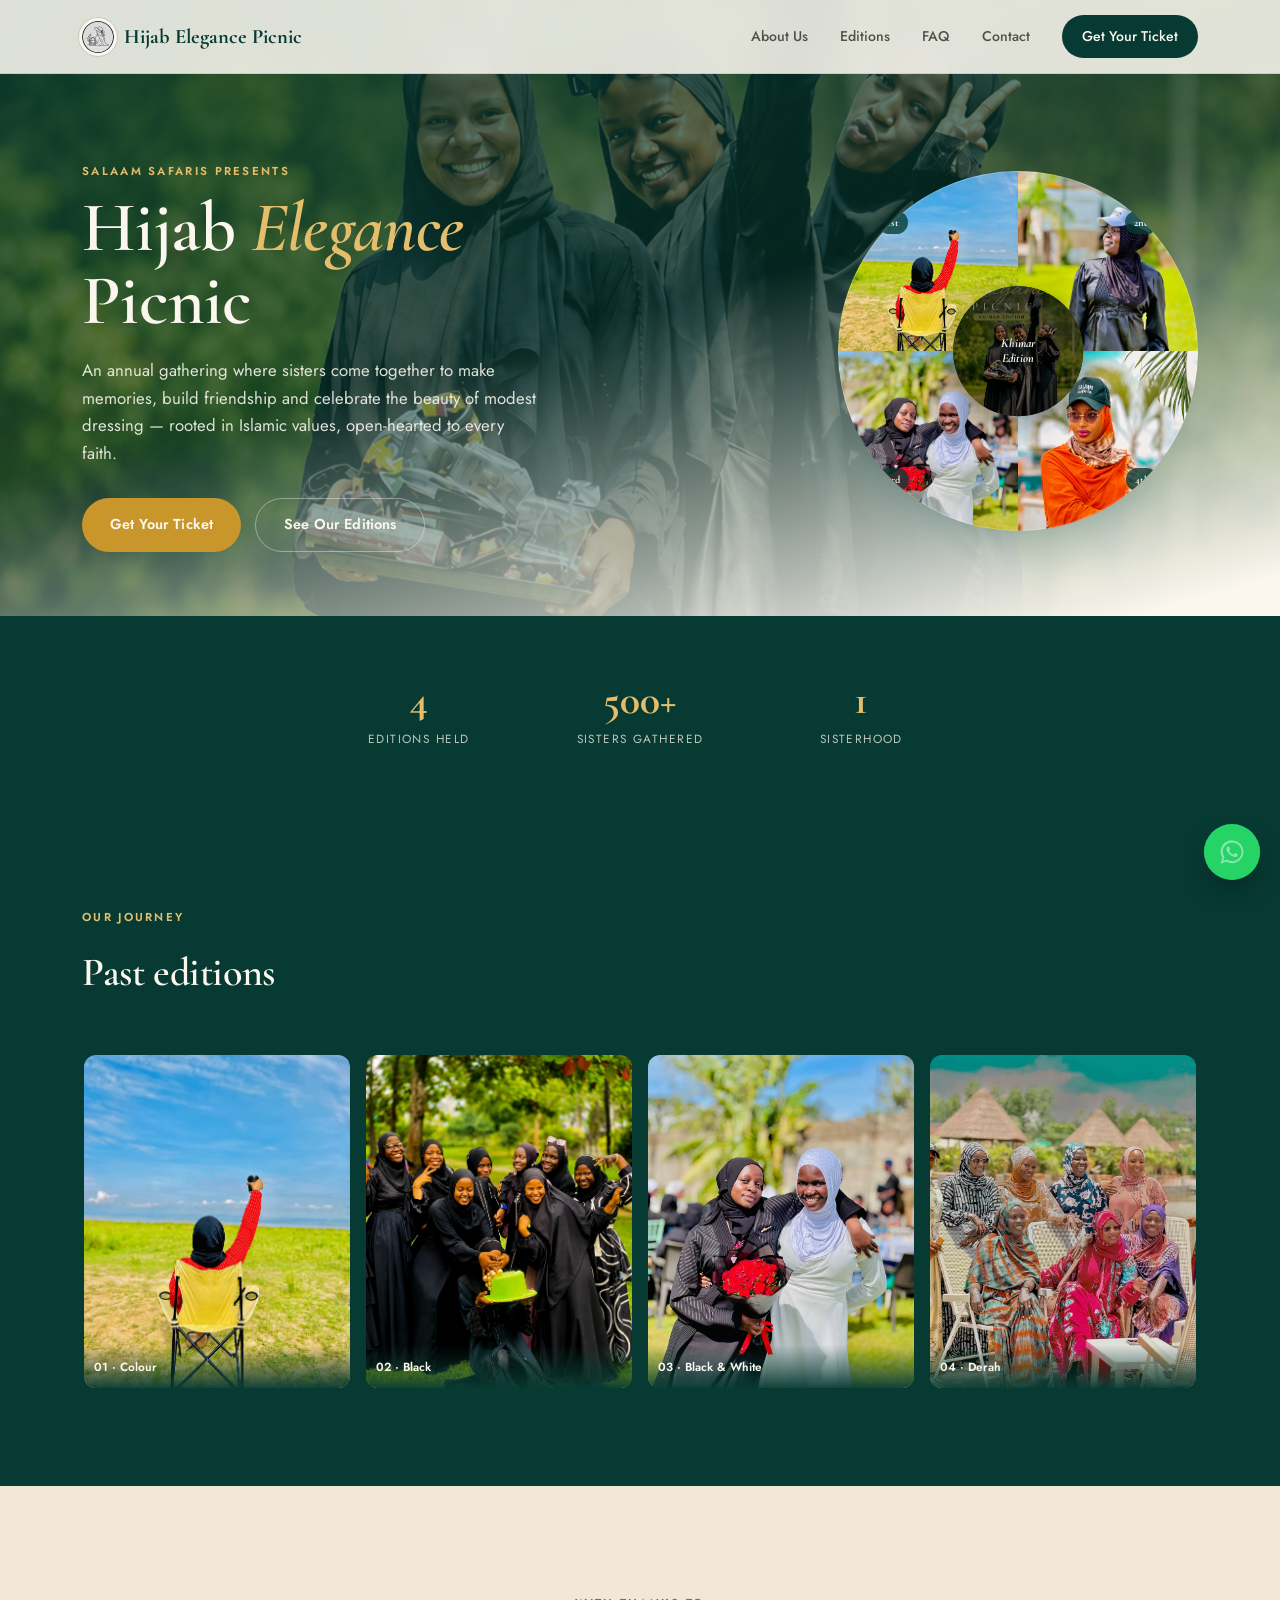
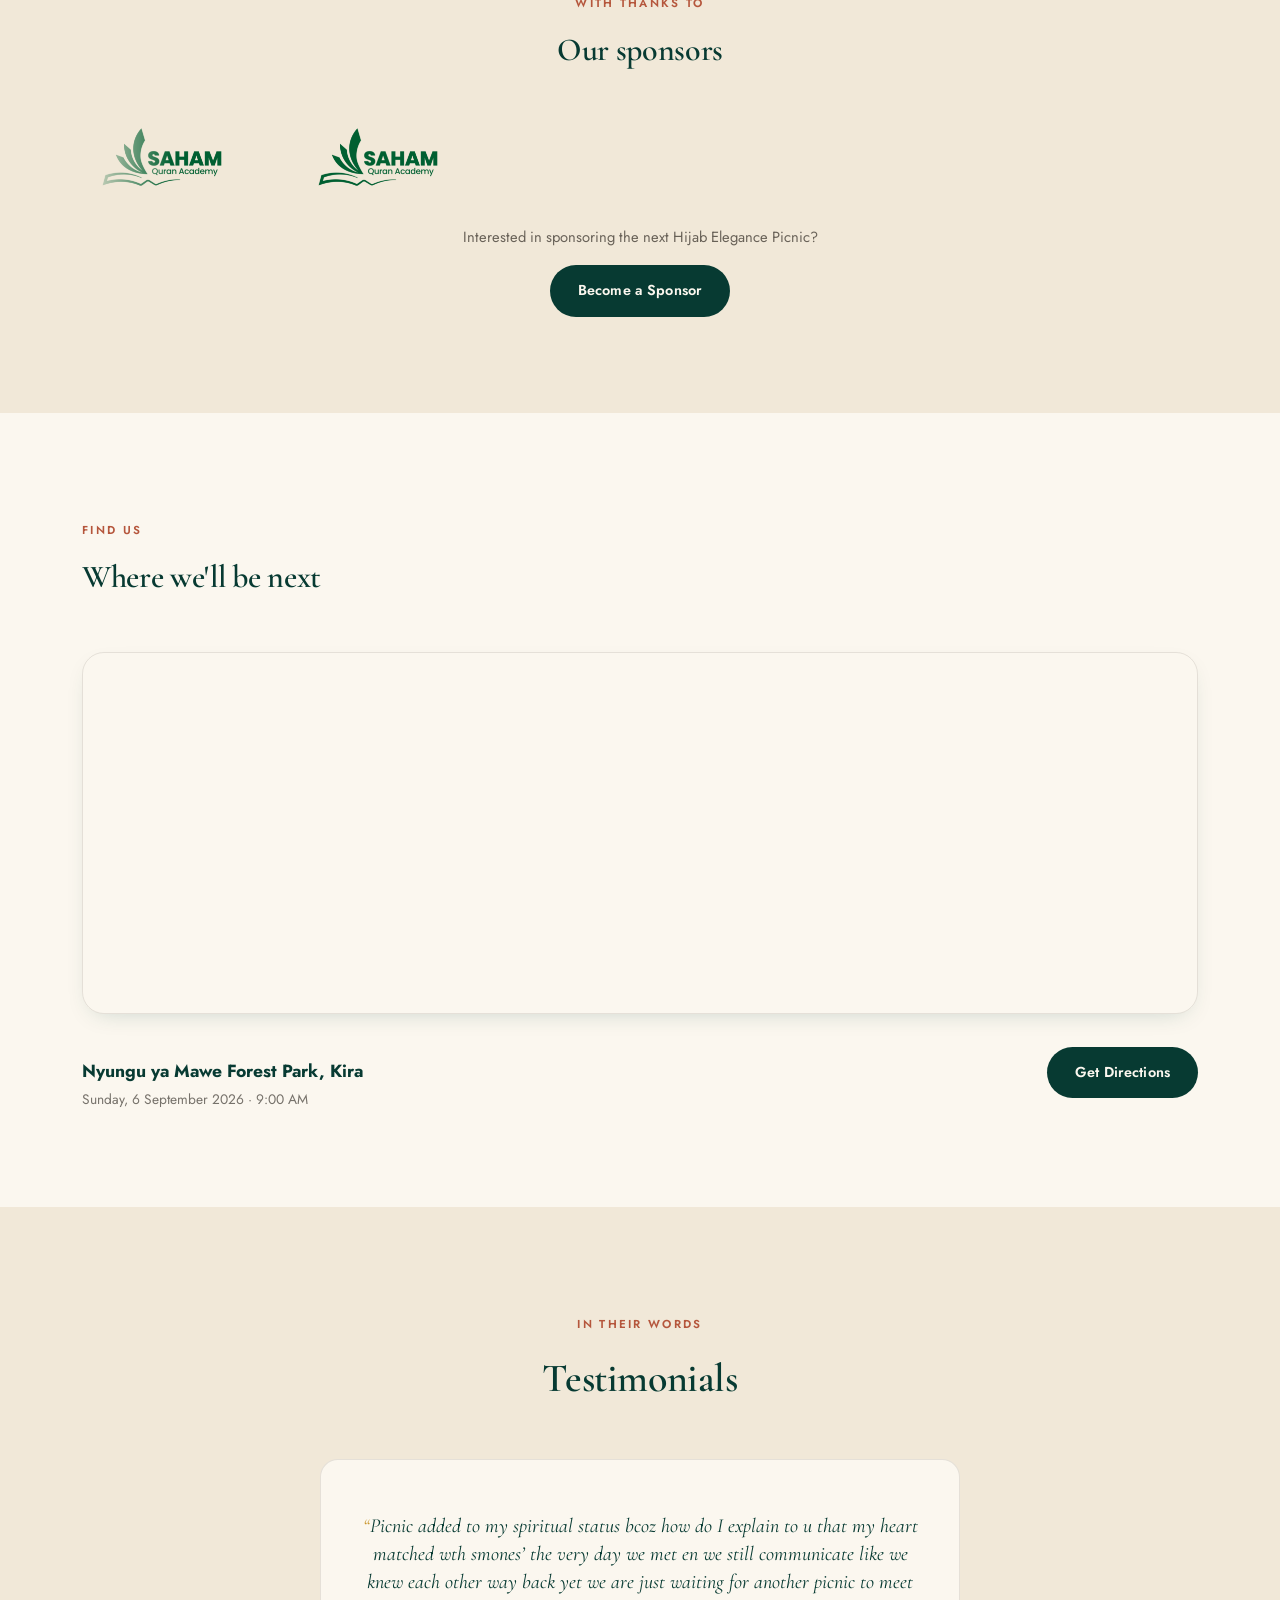
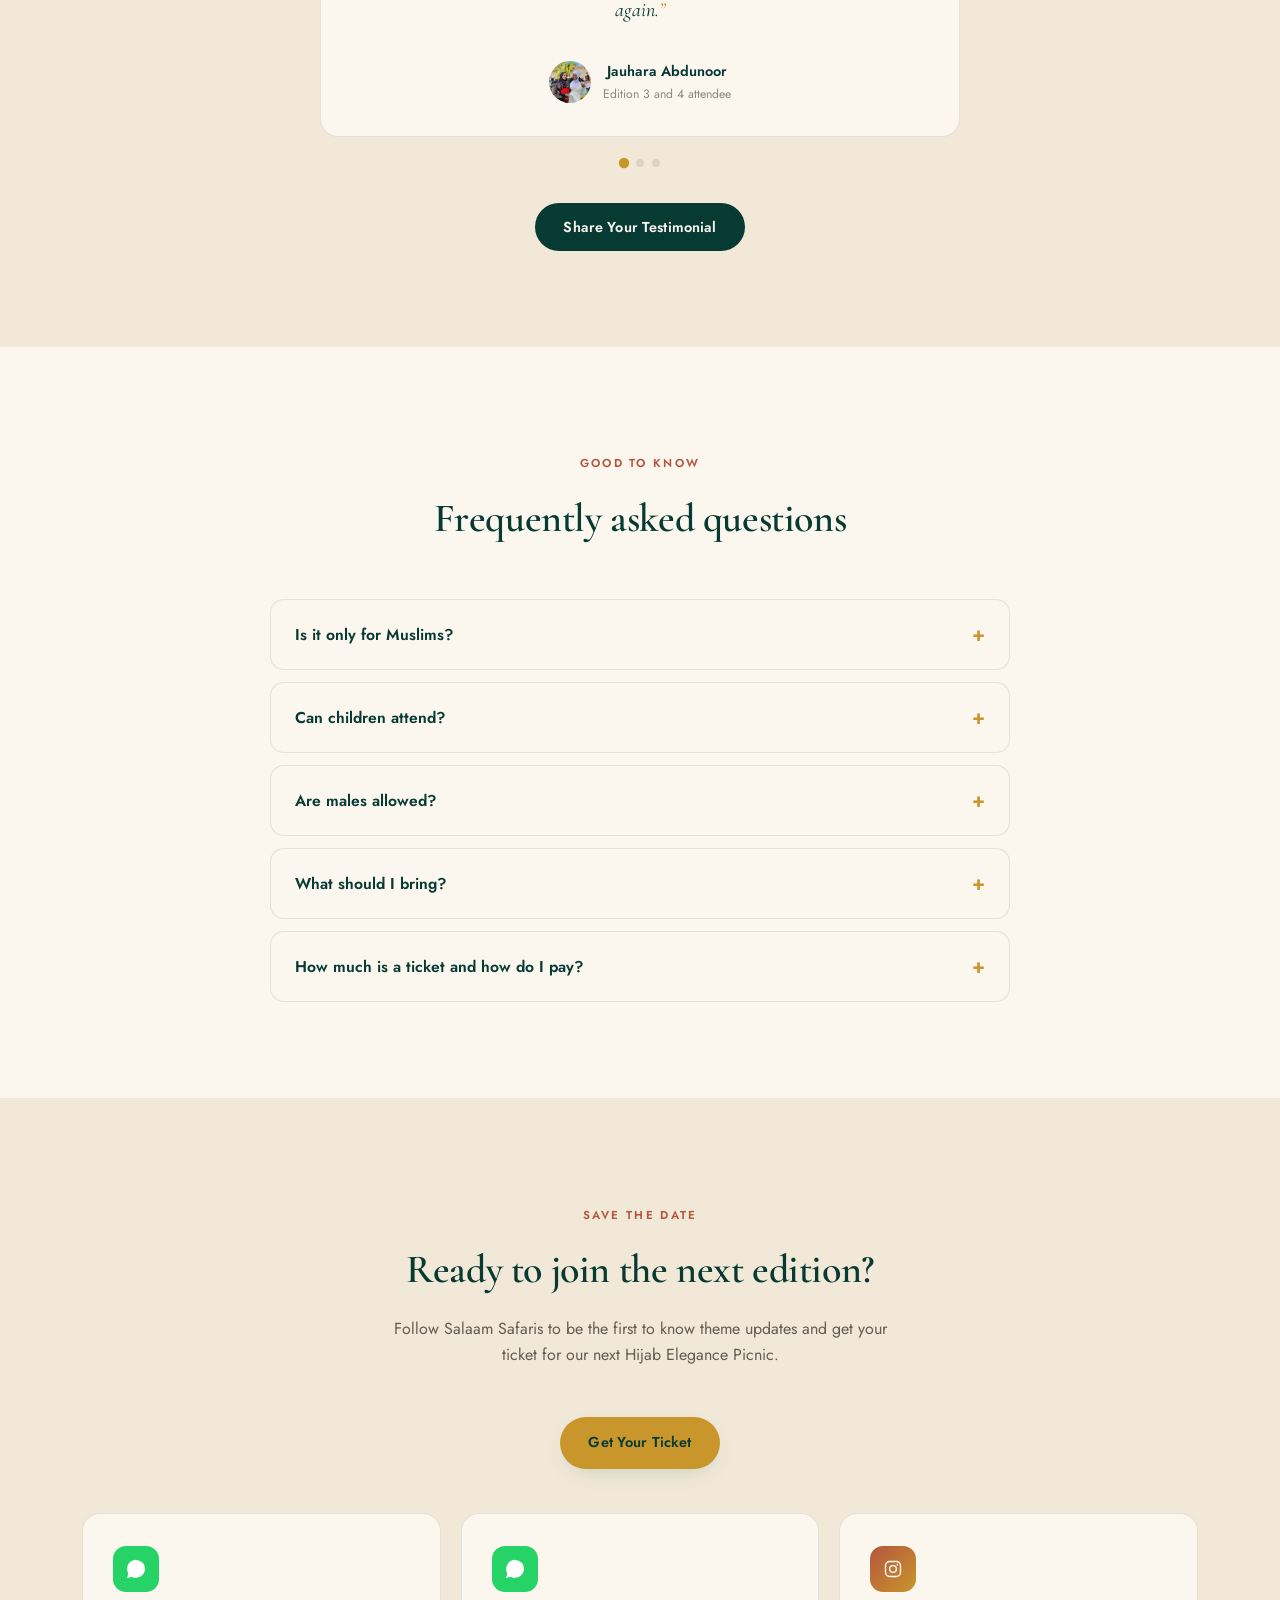
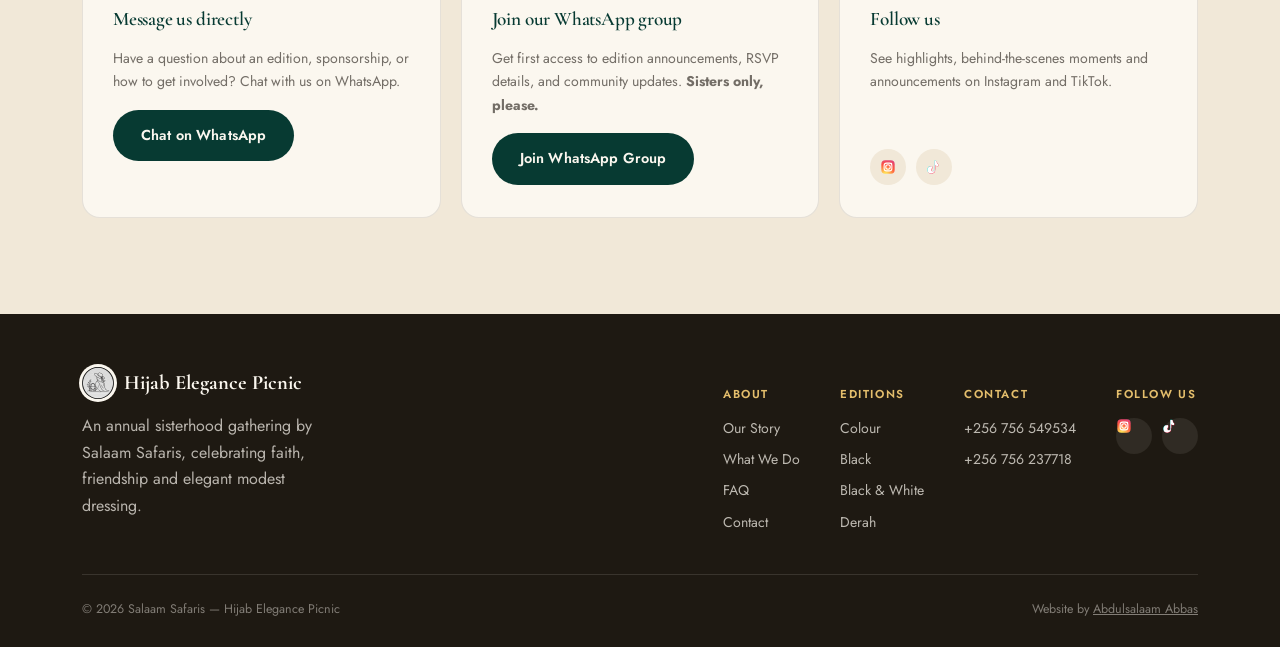
<file: index.html>
<!DOCTYPE html>
<html lang="en">
<head>
<meta charset="UTF-8">
<meta name="viewport" content="width=device-width, initial-scale=1.0">
<title>Hijab Elegance Picnic — Salaam Safaris</title>
<link rel="icon" type="image/jpeg" href="logo.jpeg">
<link rel="apple-touch-icon" href="logo.jpeg">
<meta property="og:title" content="Hijab Elegance Picnic — Salaam Safaris">
<meta property="og:description" content="An annual sisterhood gathering by Salaam Safaris, celebrating faith, friendship and elegant modest dressing.">
<meta property="og:image" content="https://hijabelegancepicnic.org/logo.jpeg">
<meta property="og:url" content="https://hijabelegancepicnic.org/">
<link rel="canonical" href="https://hijabelegancepicnic.org/">
<meta property="og:type" content="website">
<meta name="twitter:card" content="summary_large_image">
<meta name="twitter:image" content="https://hijabelegancepicnic.org/logo.jpeg">
<link rel="stylesheet" href="style.css">
</head>
<body>

<header>
  <nav>
    <a href="index.html" class="brand">
      <span class="mark"><img src="logo.jpeg" alt="Salaam Safaris logo"></span>
      Hijab Elegance Picnic
    </a>
    <button class="navtoggle" id="navToggle" aria-label="Toggle menu">
      <svg width="24" height="24" viewBox="0 0 24 24" fill="none"><path d="M4 6h16M4 12h16M4 18h16" stroke="currentColor" stroke-width="1.8" stroke-linecap="round"/></svg>
    </button>
    <div class="navlinks" id="navLinks">
      <a href="about.html">About Us</a>
      <a href="#editions">Editions</a>
      <a href="#faq">FAQ</a>
      <a href="#contact">Contact</a>
      <a href="upcoming.html" class="nav-cta">Get Your Ticket</a>
    </div>
  </nav>
</header>

<section class="hero">
  <div class="hero-bg">
    <img src="bwbw1.png" alt="Sisters at the Hijab Elegance Picnic">
  </div>
  <div class="wrap hero-inner">
    <div>
      <p class="eyebrow">Salaam Safaris presents</p>
      <h1>Hijab <em>Elegance</em><br>Picnic</h1>
      <p class="sub">An annual gathering where sisters come together to make memories, build friendship and celebrate the beauty of modest dressing — rooted in Islamic values, open-hearted to every faith.</p>
      <div class="hero-ctas">
        <a href="upcoming.html" class="btn btn-primary">Get Your Ticket</a>
        <a href="#editions" class="btn btn-ghost" style="color:var(--sand);border-color:rgba(251,247,239,0.4);">See Our Editions</a>
      </div>
    </div>
    <div class="drape reveal">
      <div class="quadrant q-color"><span class="drape-num">1st</span><img src="Nakiah.png" alt="Colour edition"></div>
      <div class="quadrant q-black"><span class="drape-num">2nd</span><img src="hafswa.jpg" alt="Black edition"></div>
      <div class="quadrant q-bw"><span class="drape-num">3rd</span><img src="bwbw2.jpg" alt="Black and white edition"></div>
      <div class="quadrant q-derah"><span class="drape-num">4th</span><img src="ddddd2.jpeg" alt="Derah edition"></div>
      <div class="drape-center"><img src="upcoming.png" alt="Khimar edition"><span>Khimar<br>Edition</span></div>
    </div>
  </div>
</section>

<section class="khimar-spotlight section-pad" id="khimar" data-hide-after-event="true">
  <div class="wrap khimar-inner">
    <span class="khimar-badge"><span class="dot"></span>Now Booking · Edition 05</span>
    <h2>The Khimar Edition</h2>
    <p class="lede">Our next Hijab Elegance Picnic is here — dressed entirely in Khimar. Sunday, 6 September 2026 at Nyungu ya Mawe Forest Park, Kira.</p>

    <div class="khimar-meta-row">
      <span>📅 Sunday, 6 September 2026 · 9:00 AM</span>
      <span>📍 Nyungu ya Mawe Forest Park, Kira</span>
      <span>🚌 Pickup: Arena Mall, Nsambya · 9:00 AM</span>
    </div>

    <div class="price-card">
      <div class="price-urgent">
        <svg width="15" height="15" viewBox="0 0 24 24" fill="none" stroke="currentColor" stroke-width="2"><path d="M13 2L3 14h9l-1 8 10-12h-9l1-8z"/></svg>
        Be among the first 10 to book and save UGX 20,000
      </div>
      <div class="price-row">
        <span class="price-old">UGX 80,000</span>
        <span class="price-new">UGX 60,000</span>
        <span class="price-save">Save 20K</span>
      </div>
      <p class="price-note">First 10 tickets only — price returns to UGX 80,000 after that.</p>
    </div>

    <div class="khimar-ctas" style="margin-top:28px;">
      <a href="upcoming.html" class="btn btn-primary">Get Your Ticket Now</a>
      <a href="upcoming.html#tickets" class="btn btn-ghost" style="color:var(--sand);border-color:rgba(251,247,239,0.4);">See What's Included</a>
    </div>

    <div class="countdown-wrap reveal khimar-countdown" id="countdownWrap">
      <p class="countdown-label">Counting down to</p>
      <h3 class="countdown-title">The Khimar Edition</h3>
      <div class="countdown-grid">
        <div class="countdown-unit"><div class="countdown-num" id="cdDays">–</div><div class="countdown-unit-label">Days</div></div>
        <div class="countdown-unit"><div class="countdown-num" id="cdHours">–</div><div class="countdown-unit-label">Hours</div></div>
        <div class="countdown-unit"><div class="countdown-num" id="cdMinutes">–</div><div class="countdown-unit-label">Minutes</div></div>
        <div class="countdown-unit"><div class="countdown-num" id="cdSeconds">–</div><div class="countdown-unit-label">Seconds</div></div>
      </div>
      <p class="countdown-today">It's picnic day! See you at Nyungu ya Mawe Forest Park, Kira 🌿</p>
    </div>
  </div>
</section>

<section class="stats-strip section-pad" style="padding-top:64px;">
  <div class="wrap">
    <div class="stats-grid reveal">
      <div><div class="stat-num" data-count="4">0</div><div class="stat-label">Editions Held</div></div>
      <div><div class="stat-num" data-count="500" data-suffix="+">0</div><div class="stat-label">Sisters Gathered</div></div>
      <div><div class="stat-num" data-count="1">0</div><div class="stat-label">Sisterhood</div></div>
    </div>
  </div>
</section>

<section class="editions-strip section-pad" id="editions">
  <div class="wrap">
    <div class="section-head reveal">
      <p class="eyebrow">Our Journey</p>
      <h2>Past editions</h2>
    </div>
    <div class="switch-grid reveal">
      <a href="edition-colour.html" class="switch-card"><img src="Nakiah.png" alt="The Colour Picnic" loading="lazy" decoding="async"><span class="switch-label">01 · Colour</span></a>
      <a href="edition-black.html" class="switch-card"><img src="bbbbb5.jpg" alt="The Black Edition" loading="lazy" decoding="async"><span class="switch-label">02 · Black</span></a>
      <a href="edition-bw.html" class="switch-card"><img src="bwbw2.jpg" alt="The Black and White Edition" loading="lazy" decoding="async"><span class="switch-label">03 · Black &amp; White</span></a>
      <a href="edition-derah.html" class="switch-card"><img src="ddddd4.jpeg" alt="The Derah Edition" loading="lazy" decoding="async"><span class="switch-label">04 · Derah</span></a>
    </div>
  </div>
</section>

<section class="section-pad tone-sand2">
  <div class="wrap">
    <div class="section-head center reveal">
      <p class="eyebrow">With Thanks To</p>
      <h2 style="font-size:2rem;">Our sponsors</h2>
    </div>
    <div class="marquee-wrap reveal">
      <div class="marquee-track">
        <!-- Sponsor logo — replace src with the real Saham Quran Academy logo file -->
        <div class="marquee-logo"><img src="saham_logo.png" alt="Saham Quran Academy"></div>
        <!-- Duplicate set for a seamless loop -->
        <div class="marquee-logo"><img src="saham_logo.png" alt="Saham Quran Academy"></div>
      </div>
    </div>
    <div class="sponsor-cta">
      <p>Interested in sponsoring the next Hijab Elegance Picnic?</p>
      <a href="https://wa.me/256756549534?text=Hi%2C%20I%27d%20like%20to%20know%20more%20about%20sponsoring%20the%20Hijab%20Elegance%20Picnic" target="_blank" rel="noopener" class="btn btn-dark">Become a Sponsor</a>
    </div>
  </div>
</section>

<section class="section-pad">
  <div class="wrap">
    <div class="section-head reveal">
      <p class="eyebrow">Find Us</p>
      <h2 style="font-size:2rem;">Where we'll be next</h2>
    </div>
    <div class="map-wrap reveal">
      <iframe src="https://www.google.com/maps?q=Nyungu+ya+Mawe+Forest+Park+Kira+Uganda&output=embed" loading="lazy" referrerpolicy="no-referrer-when-downgrade" allowfullscreen title="Nyungu ya Mawe Forest Park, Kira"></iframe>
    </div>
    <div class="map-caption reveal">
      <div>
        <h4>Nyungu ya Mawe Forest Park, Kira</h4>
        <p>Sunday, 6 September 2026 · 9:00 AM</p>
      </div>
      <a href="https://www.google.com/maps/search/?api=1&query=Nyungu+ya+Mawe+Forest+Park+Kira+Uganda" target="_blank" rel="noopener" class="btn btn-dark">Get Directions</a>
    </div>
  </div>
</section>

<section class="section-pad tone-sand2">
  <div class="wrap">
    <div class="section-head center reveal">
      <p class="eyebrow">In Their Words</p>
      <h2>Testimonials</h2>
    </div>
    <div class="testi-rotator reveal">
      <div class="testi-slide active">
        <p class="testi-quote">Picnic added to my spiritual status bcoz how do I explain to u that my heart matched wth smones’ the very day we met en we still communicate like we knew each other way back yet we are just waiting for another picnic to meet again.</p>
        <div class="testi-person">
          <div class="testi-avatar"><img src="jau.jpg" alt="Attendee" loading="lazy" decoding="async"></div>
          <div><div class="name">Jauhara Abdunoor</div><div class="role">Edition 3 and 4 attendee</div></div>
        </div>
      </div>
      <div class="testi-slide">
        <p class="testi-quote">Asalam Alaikum warahmatulahi wabarakatu I have attended the hijab picnic 3 times and each experience I got was amazing and helpful May the Almighty Allah bless the Salaaam Safari team for creating such beautiful space for Muslim sisters to connect and make wonderful memories Jazakallahu Khayra</p>
        <div class="testi-person">
          <div class="testi-avatar"><img src="rahma.jpg" alt="Attendee" loading="lazy" decoding="async"></div>
          <div><div class="name">Rahma</div><div class="role">Edition 2,3 and 4 attendee</div></div>
        </div>
      </div>
      <div class="testi-slide">
        <p class="testi-quote">I came for the picnic and left with a whole new circle of sisters.</p>
        <div class="testi-person">
          <div class="testi-avatar"><img src="Nashiibah.jpg" alt="Attendee" loading="lazy" decoding="async"></div>
          <div><div class="name">Nashibah Kawenda </div><div class="role">Edition 1,2,3 and 4 attendee</div></div>
        </div>
      </div>
    </div>
    <div class="testi-dots reveal">
      <button class="testi-dot active" aria-label="Testimonial 1"></button>
      <button class="testi-dot" aria-label="Testimonial 2"></button>
      <button class="testi-dot" aria-label="Testimonial 3"></button>
    </div>

    <div class="testi-add reveal">
      <button class="btn btn-dark" id="testiToggle">Share Your Testimonial</button>
      <form class="testi-form" id="testiForm" novalidate>
        <div>
          <label for="testiName">Your name</label>
          <input type="text" id="testiName" placeholder="e.g. Amina S." required>
        </div>
        <div>
          <label for="testiEdition">Edition you attended (optional)</label>
          <input type="text" id="testiEdition" placeholder="e.g. Derah Edition, Sept 2025">
        </div>
        <div>
          <label for="testiQuote">Your testimonial</label>
          <textarea id="testiQuote" placeholder="Share your experience at the picnic..." required></textarea>
        </div>
        <button type="submit" class="btn btn-primary" style="align-self:flex-start;">Submit</button>
        <small id="testiStatus" class="testi-status"></small>
      </form>
    </div>
  </div>
</section>

<section class="section-pad" id="faq">
  <div class="wrap">
    <div class="section-head center reveal">
      <p class="eyebrow">Good To Know</p>
      <h2>Frequently asked questions</h2>
    </div>
    <div class="faq-list reveal">
      <div class="faq-item">
        <button class="faq-q">Is it only for Muslims? <span class="plus">+</span></button>
        <div class="faq-a"><div class="faq-a-inner">Not at all. The picnic is Islamic-based and rooted in Islamic tradition, but sisters of every faith are warmly welcome — the friendships and memories we create belong to everyone who joins us.</div></div>
      </div>
      <div class="faq-item">
        <button class="faq-q">Can children attend? <span class="plus">+</span></button>
        <div class="faq-a"><div class="faq-a-inner">Children are welcome to join their mothers or guardians. Please keep an eye on little ones during team-building games so everyone can enjoy the day safely.</div></div>
      </div>
      <div class="faq-item">
        <button class="faq-q">Are males allowed? <span class="plus">+</span></button>
        <div class="faq-a"><div class="faq-a-inner">The Hijab Elegance Picnic is a sisters-only gathering, giving women a comfortable, private space for sister talks and open conversation.</div></div>
      </div>
      <div class="faq-item">
        <button class="faq-q">What should I bring? <span class="plus">+</span></button>
        <div class="faq-a"><div class="faq-a-inner">Your prayer mat, snacks to share with a friend, and your vibe. Come dressed in that edition's theme, and comfortable shoes are recommended for the team-building activities.</div></div>
      </div>
      <div class="faq-item">
        <button class="faq-q">How much is a ticket and how do I pay? <span class="plus">+</span></button>
        <div class="faq-a"><div class="faq-a-inner">Tickets are UGX 80,000. Full payment and purchase instructions are on our <a href="upcoming.html" style="color:var(--henna);font-weight:600;">Upcoming Edition page</a>.</div></div>
      </div>
    </div>
  </div>
</section>

<section class="section-pad tone-sand2" id="contact">
  <div class="wrap">
    <div class="section-head center reveal">
      <p class="eyebrow">Save The Date</p>
      <h2>Ready to join the next edition?</h2>
      <p class="lede" style="max-width:520px;margin-left:auto;margin-right:auto;">Follow Salaam Safaris to be the first to know theme updates and get your ticket for our next Hijab Elegance Picnic.</p>
    </div>
    <div style="text-align:center;margin-bottom:44px;">
      <a href="upcoming.html" class="btn btn-primary">Get Your Ticket</a>
    </div>
    <div class="contact-grid reveal">
      <div class="contact-card">
        <div class="c-icon">
          <svg width="22" height="22" viewBox="0 0 32 32" fill="#fff"><path d="M16.04 2.67C8.84 2.67 3 8.5 3 15.7c0 2.53.7 4.9 1.93 6.93L2.67 29.33l6.9-2.2a13 13 0 0 0 6.47 1.7h.01c7.2 0 13.04-5.83 13.04-13.03 0-3.48-1.36-6.75-3.82-9.21a12.95 12.95 0 0 0-9.23-3.82z"/></svg>
        </div>
        <h3>Message us directly</h3>
        <p>Have a question about an edition, sponsorship, or how to get involved? Chat with us on WhatsApp.</p>
        <a href="https://wa.me/256756549534?text=Hi%2C%20I%27d%20like%20to%20know%20more%20about%20the%20Hijab%20Elegance%20Picnic" target="_blank" rel="noopener" class="btn btn-dark">Chat on WhatsApp</a>
      </div>
      <div class="contact-card">
        <div class="c-icon">
          <svg width="22" height="22" viewBox="0 0 32 32" fill="#fff"><path d="M16.04 2.67C8.84 2.67 3 8.5 3 15.7c0 2.53.7 4.9 1.93 6.93L2.67 29.33l6.9-2.2a13 13 0 0 0 6.47 1.7h.01c7.2 0 13.04-5.83 13.04-13.03 0-3.48-1.36-6.75-3.82-9.21a12.95 12.95 0 0 0-9.23-3.82z"/></svg>
        </div>
        <h3>Join our WhatsApp group</h3>
        <p>Get first access to edition announcements, RSVP details, and community updates. <strong>Sisters only, please.</strong></p>
        <a href="https://chat.whatsapp.com/ISmhewDWTvZDfrfrk0DAJQ?mode=gi_t" target="_blank" rel="noopener" class="btn btn-dark">Join WhatsApp Group</a>
      </div>
      <div class="contact-card">
        <div class="c-icon" style="background:linear-gradient(135deg,#B5563C,#C9962C);">
          <svg width="20" height="20" viewBox="0 0 24 24" fill="none" stroke="#fff" stroke-width="1.6"><rect x="3" y="3" width="18" height="18" rx="5"/><circle cx="12" cy="12" r="4"/><circle cx="17.2" cy="6.8" r="1" fill="#fff" stroke="none"/></svg>
        </div>
        <h3>Follow us</h3>
        <p>See highlights, behind-the-scenes moments and announcements on Instagram and TikTok.</p>
        <div class="social-row">
          <a href="https://instagram.com/salaam.safaris" target="_blank" rel="noopener" aria-label="Instagram">
            <svg viewBox="0 0 24 24" width="18" height="18"><defs><radialGradient id="igGrad" cx="30%" cy="107%" r="150%"><stop offset="0%" stop-color="#FFDD55"/><stop offset="10%" stop-color="#FFDD55"/><stop offset="50%" stop-color="#FF543E"/><stop offset="100%" stop-color="#C837AB"/></radialGradient></defs><rect x="2" y="2" width="20" height="20" rx="6" fill="url(#igGrad)"/><rect x="6.2" y="6.2" width="11.6" height="11.6" rx="3.6" fill="none" stroke="#fff" stroke-width="1.6"/><circle cx="12" cy="12" r="3.4" fill="none" stroke="#fff" stroke-width="1.6"/><circle cx="17.15" cy="6.85" r="1.15" fill="#fff"/></svg>
          </a>
          <a href="https://www.tiktok.com/@salaam.safaris?_r=1&_t=ZS-97uSqAKKhfR" target="_blank" rel="noopener" aria-label="TikTok">
            <svg viewBox="0 0 24 24" width="18" height="18"><path d="M16.75 5.82c-.62-.68-1-1.57-1.06-2.54v-.28h-2.94v13.1c0 1.36-1.1 2.46-2.46 2.46a2.46 2.46 0 0 1-1.16-4.63v-3.02a5.46 5.46 0 0 0-1.3-.16A5.5 5.5 0 1 0 13.4 15.9a5.4 5.4 0 0 0 .35-1.94V9.28a7.9 7.9 0 0 0 4.35 1.31V7.66c-.53 0-1.15-.16-1.35-.28" fill="#25F4EE" transform="translate(-0.4,-0.3)"/><path d="M16.75 5.82c-.62-.68-1-1.57-1.06-2.54v-.28h-2.94v13.1c0 1.36-1.1 2.46-2.46 2.46a2.46 2.46 0 0 1-1.16-4.63v-3.02a5.46 5.46 0 0 0-1.3-.16A5.5 5.5 0 1 0 13.4 15.9a5.4 5.4 0 0 0 .35-1.94V9.28a7.9 7.9 0 0 0 4.35 1.31V7.66c-.53 0-1.15-.16-1.35-.28" fill="#FE2C55" transform="translate(0.4,0.3)"/><path d="M16.75 5.82c-.62-.68-1-1.57-1.06-2.54v-.28h-2.94v13.1c0 1.36-1.1 2.46-2.46 2.46a2.46 2.46 0 0 1-1.16-4.63v-3.02a5.46 5.46 0 0 0-1.3-.16A5.5 5.5 0 1 0 13.4 15.9a5.4 5.4 0 0 0 .35-1.94V9.28a7.9 7.9 0 0 0 4.35 1.31V7.66c-.53 0-1.15-.16-1.35-.28" fill="#fff"/></svg>
          </a>
        </div>
      </div>
    </div>
  </div>
</section>

<footer>
  <div class="wrap">
    <div class="footer-grid">
      <div>
        <a href="index.html" class="brand"><span class="mark"><img src="logo.jpeg" alt="Logo"></span>Hijab Elegance Picnic</a>
        <p style="margin-top:14px;max-width:260px;">An annual sisterhood gathering by Salaam Safaris, celebrating faith, friendship and elegant modest dressing.</p>
      </div>
      <div class="footer-links">
        <div class="footer-col">
          <h5>About</h5>
          <a href="about.html#story">Our Story</a>
          <a href="about.html#activities">What We Do</a>
          <a href="#faq">FAQ</a>
          <a href="#contact">Contact</a>
        </div>
        <div class="footer-col">
          <h5>Editions</h5>
          <a href="edition-colour.html">Colour</a>
          <a href="edition-black.html">Black</a>
          <a href="edition-bw.html">Black &amp; White</a>
          <a href="edition-derah.html">Derah</a>
        </div>
        <div class="footer-col">
          <h5>Contact</h5>
          <a href="tel:+256756549534">+256 756 549534</a>
          <a href="tel:+256756237718">+256 756 237718</a>
        </div>
        <div class="footer-col">
          <h5>Follow Us</h5>
          <div class="social-row">
            <a href="https://instagram.com/salaam.safaris" target="_blank" rel="noopener" aria-label="Instagram">
              <svg viewBox="0 0 24 24" width="18" height="18"><defs><radialGradient id="igGrad" cx="30%" cy="107%" r="150%"><stop offset="0%" stop-color="#FFDD55"/><stop offset="10%" stop-color="#FFDD55"/><stop offset="50%" stop-color="#FF543E"/><stop offset="100%" stop-color="#C837AB"/></radialGradient></defs><rect x="2" y="2" width="20" height="20" rx="6" fill="url(#igGrad)"/><rect x="6.2" y="6.2" width="11.6" height="11.6" rx="3.6" fill="none" stroke="#fff" stroke-width="1.6"/><circle cx="12" cy="12" r="3.4" fill="none" stroke="#fff" stroke-width="1.6"/><circle cx="17.15" cy="6.85" r="1.15" fill="#fff"/></svg>
            </a>
            <a href="https://www.tiktok.com/@salaam.safaris?_r=1&_t=ZS-97uSqAKKhfR" target="_blank" rel="noopener" aria-label="TikTok">
              <svg viewBox="0 0 24 24" width="18" height="18"><path d="M16.75 5.82c-.62-.68-1-1.57-1.06-2.54v-.28h-2.94v13.1c0 1.36-1.1 2.46-2.46 2.46a2.46 2.46 0 0 1-1.16-4.63v-3.02a5.46 5.46 0 0 0-1.3-.16A5.5 5.5 0 1 0 13.4 15.9a5.4 5.4 0 0 0 .35-1.94V9.28a7.9 7.9 0 0 0 4.35 1.31V7.66c-.53 0-1.15-.16-1.35-.28" fill="#25F4EE" transform="translate(-0.4,-0.3)"/><path d="M16.75 5.82c-.62-.68-1-1.57-1.06-2.54v-.28h-2.94v13.1c0 1.36-1.1 2.46-2.46 2.46a2.46 2.46 0 0 1-1.16-4.63v-3.02a5.46 5.46 0 0 0-1.3-.16A5.5 5.5 0 1 0 13.4 15.9a5.4 5.4 0 0 0 .35-1.94V9.28a7.9 7.9 0 0 0 4.35 1.31V7.66c-.53 0-1.15-.16-1.35-.28" fill="#FE2C55" transform="translate(0.4,0.3)"/><path d="M16.75 5.82c-.62-.68-1-1.57-1.06-2.54v-.28h-2.94v13.1c0 1.36-1.1 2.46-2.46 2.46a2.46 2.46 0 0 1-1.16-4.63v-3.02a5.46 5.46 0 0 0-1.3-.16A5.5 5.5 0 1 0 13.4 15.9a5.4 5.4 0 0 0 .35-1.94V9.28a7.9 7.9 0 0 0 4.35 1.31V7.66c-.53 0-1.15-.16-1.35-.28" fill="#fff"/></svg>
            </a>
          </div>
        </div>
      </div>
    </div>
    <div class="footer-bottom">
      <span>© 2026 Salaam Safaris — Hijab Elegance Picnic</span>
      <span>Website by <a href="portfolio.html" style="color:inherit;text-decoration:underline;">Abdulsalaam Abbas</a></span>
    </div>
  </div>
</footer>

<a href="https://wa.me/256756549534" target="_blank" rel="noopener" class="wa-float" aria-label="Chat with us on WhatsApp">
  <span class="wa-pulse"></span>
  <svg viewBox="0 0 32 32" fill="#fff"><path d="M16.04 2.67C8.84 2.67 3 8.5 3 15.7c0 2.53.7 4.9 1.93 6.93L2.67 29.33l6.9-2.2a13 13 0 0 0 6.47 1.7h.01c7.2 0 13.04-5.83 13.04-13.03 0-3.48-1.36-6.75-3.82-9.21a12.95 12.95 0 0 0-9.23-3.82zm0 23.7h-.01a10.8 10.8 0 0 1-5.5-1.5l-.4-.24-4.1 1.3 1.3-4-.26-.42a10.7 10.7 0 0 1-1.65-5.71c0-5.94 4.84-10.78 10.79-10.78 2.88 0 5.59 1.12 7.63 3.16a10.72 10.72 0 0 1 3.16 7.63c0 5.94-4.84 10.76-10.96 10.76zm5.9-8.06c-.32-.16-1.9-.94-2.2-1.05-.3-.11-.51-.16-.73.16-.21.32-.84 1.05-1.03 1.26-.19.21-.38.24-.7.08-.32-.16-1.34-.49-2.55-1.57-.94-.84-1.58-1.87-1.76-2.19-.19-.32-.02-.49.14-.65.14-.14.32-.38.48-.56.16-.19.21-.32.32-.54.11-.21.05-.4-.03-.56-.08-.16-.73-1.76-1-2.41-.26-.63-.53-.54-.73-.55h-.62c-.21 0-.56.08-.85.4-.29.32-1.12 1.1-1.12 2.67 0 1.57 1.15 3.09 1.31 3.3.16.21 2.26 3.45 5.47 4.84.76.33 1.36.52 1.82.67.77.24 1.46.21 2.02.13.62-.09 1.9-.78 2.16-1.53.27-.75.27-1.4.19-1.53-.08-.13-.29-.21-.61-.37z"/></svg>
</a>

<script src="script.js"></script>
</body>
</html>
</file>
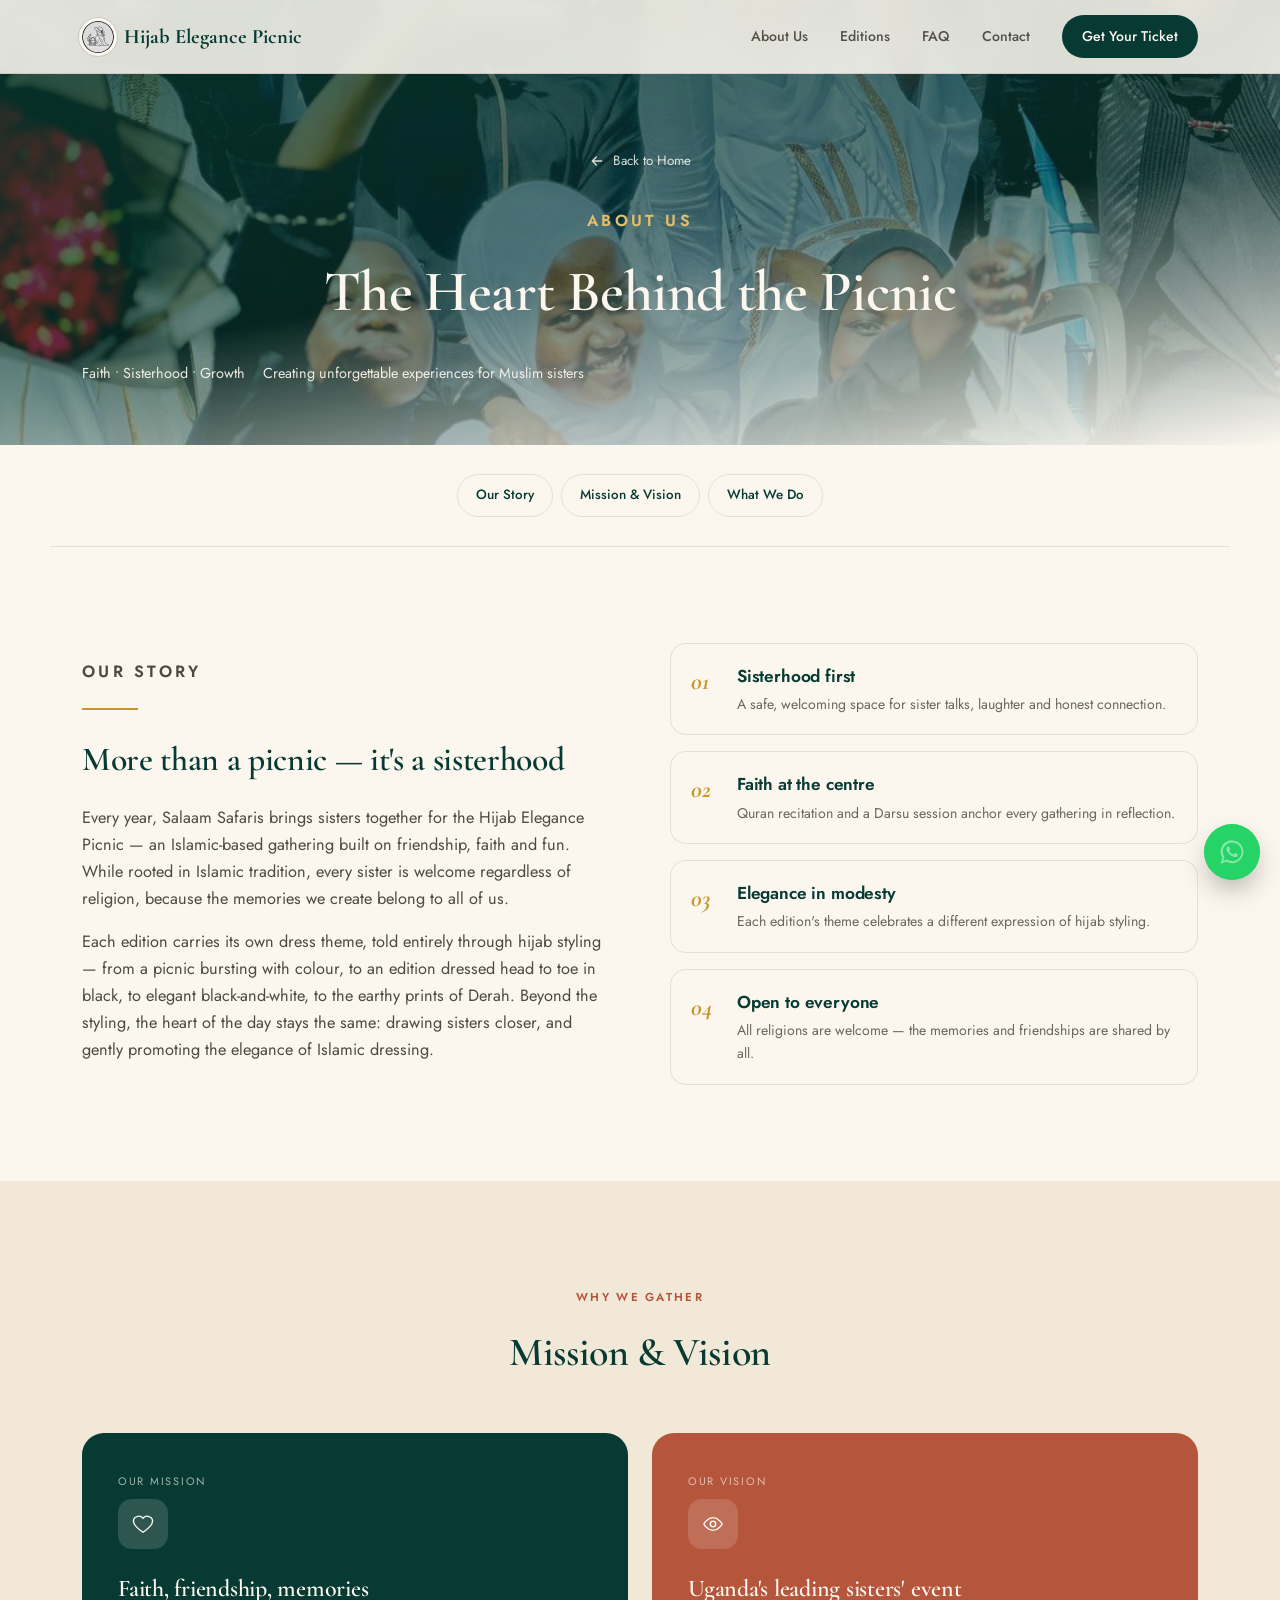
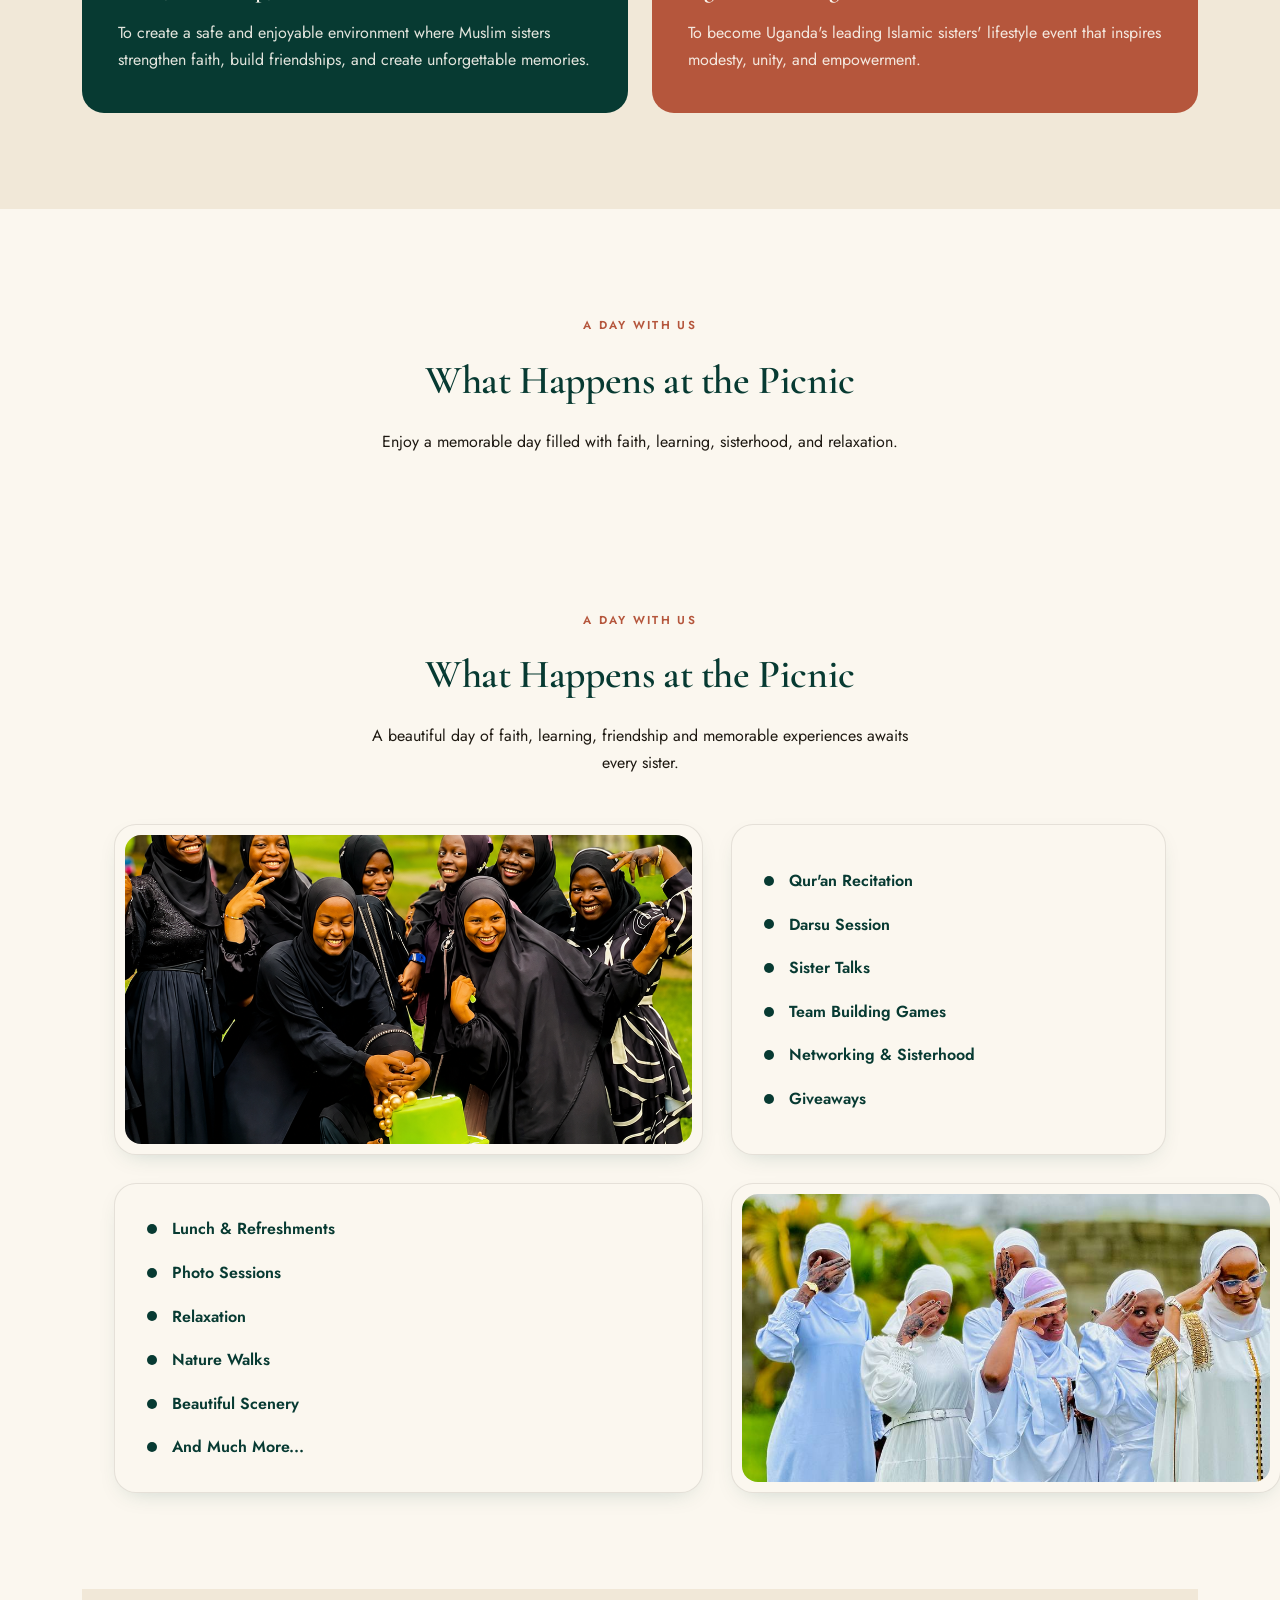
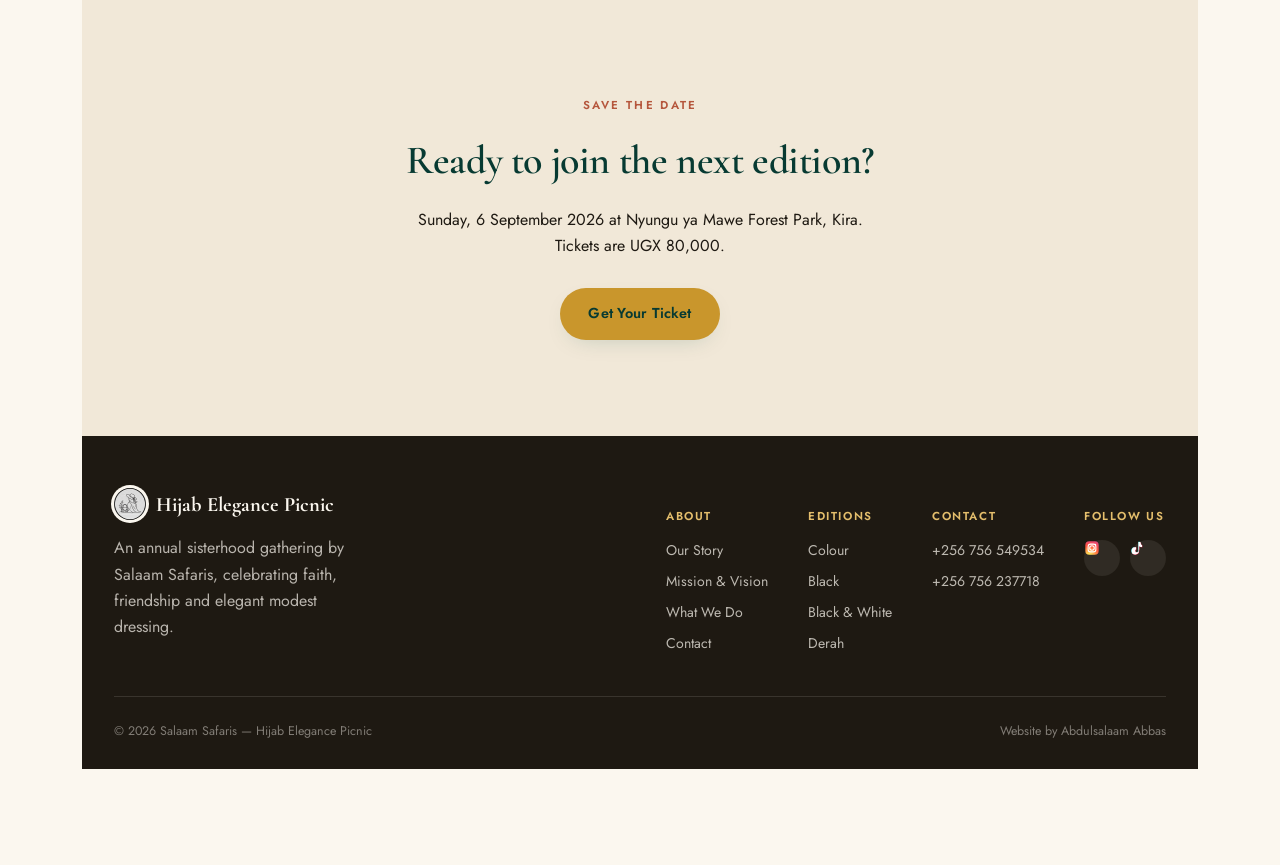
<file: about.html>
<!DOCTYPE html>
<html lang="en">
<head>
<meta charset="UTF-8">
<meta name="viewport" content="width=device-width, initial-scale=1.0">
<title>About Us — Hijab Elegance Picnic</title>
<link rel="icon" type="image/jpeg" href="logo.jpeg">
<link rel="apple-touch-icon" href="logo.jpeg">
<meta property="og:title" content="About Us — Hijab Elegance Picnic">
<meta property="og:description" content="Our story, mission, vision, and everything that happens at a Hijab Elegance Picnic gathering.">
<meta property="og:image" content="logo.jpeg">
<meta property="og:type" content="website">
<meta name="twitter:card" content="summary_large_image">
<meta name="twitter:image" content="logo.jpeg">
<link rel="stylesheet" href="style.css">
</head>
<body>

<header>
  <nav>
    <a href="index.html" class="brand">
      <span class="mark"><img src="logo.jpeg" alt="Salaam Safaris logo"></span>
      Hijab Elegance Picnic
    </a>
    <button class="navtoggle" id="navToggle" aria-label="Toggle menu">
      <svg width="24" height="24" viewBox="0 0 24 24" fill="none"><path d="M4 6h16M4 12h16M4 18h16" stroke="currentColor" stroke-width="1.8" stroke-linecap="round"/></svg>
    </button>
    <div class="navlinks" id="navLinks">
      <a href="about.html">About Us</a>
      <a href="index.html#editions">Editions</a>
      <a href="index.html#faq">FAQ</a>
      <a href="index.html#contact">Contact</a>
      <a href="upcoming.html" class="nav-cta">Get Your Ticket</a>
    </div>
  </nav>
</header>

<section class="detail-hero about-hero">

    <div class="detail-hero-bg">
        <img src="bwbw6.jpg" alt="Hijab Elegance Picnic">
    </div>

    <div class="wrap">

        <a href="index.html" class="back-link">
            <svg width="16" height="16" viewBox="0 0 24 24" fill="none">
                <path d="M19 12H5M11 6l-6 6 6 6"
                      stroke="currentColor"
                      stroke-width="2"
                      stroke-linecap="round"
                      stroke-linejoin="round"/>
            </svg>
            Back to Home
        </a>

        <p class="eyebrow">About Us</p>

        <h1>The Heart Behind the Picnic</h1>

        <div class="detail-meta">
            <span>Faith • Sisterhood • Growth</span>
            <span>Creating unforgettable experiences for Muslim sisters</span>
        </div>

    </div>

</section>

<nav class="about-subnav">
    <div class="wrap">
        <a href="#story">Our Story</a>
        <a href="#mission">Mission &amp; Vision</a>
        <a href="#activities">What We Do</a>
    </div>
</nav>

<section class="section-pad anchor-offset" id="story">
  <div class="wrap about-grid">
    <div class="reveal">
      <p class="eyebrow">Our Story</p>
      <div class="divider"></div>
      <h2 style="font-size:2.1rem;margin-bottom:18px;">More than a picnic — it's a sisterhood</h2>
      <p>Every year, Salaam Safaris brings sisters together for the Hijab Elegance Picnic — an Islamic-based gathering built on friendship, faith and fun. While rooted in Islamic tradition, every sister is welcome regardless of religion, because the memories we create belong to all of us.</p>
      <p>Each edition carries its own dress theme, told entirely through hijab styling — from a picnic bursting with colour, to an edition dressed head to toe in black, to elegant black-and-white, to the earthy prints of Derah. Beyond the styling, the heart of the day stays the same: drawing sisters closer, and gently promoting the elegance of Islamic dressing.</p>
    </div>
    <div class="pillars reveal">
      <div class="pillar">
        <span class="num">01</span>
        <div><h3>Sisterhood first</h3><p>A safe, welcoming space for sister talks, laughter and honest connection.</p></div>
      </div>
      <div class="pillar">
        <span class="num">02</span>
        <div><h3>Faith at the centre</h3><p>Quran recitation and a Darsu session anchor every gathering in reflection.</p></div>
      </div>
      <div class="pillar">
        <span class="num">03</span>
        <div><h3>Elegance in modesty</h3><p>Each edition's theme celebrates a different expression of hijab styling.</p></div>
      </div>
      <div class="pillar">
        <span class="num">04</span>
        <div><h3>Open to everyone</h3><p>All religions are welcome — the memories and friendships are shared by all.</p></div>
      </div>
    </div>
  </div>
</section>

<section class="section-pad anchor-offset tone-sand2" id="mission">
  <div class="wrap">
    <div class="section-head center reveal">
      <p class="eyebrow">Why We Gather</p>
      <h2>Mission &amp; Vision</h2>
    </div>
    <div class="mv-grid reveal">
      <div class="mv-card mission">
        <span class="mv-tag">Our Mission</span>
        <div class="mv-icon">
          <svg width="22" height="22" viewBox="0 0 24 24" fill="none"><path d="M12 21s-7-4.6-9.5-9C.5 8 2 4.5 5.5 4a4.7 4.7 0 0 1 6.5 2 4.7 4.7 0 0 1 6.5-2C22 4.5 23.5 8 21.5 12 19 16.4 12 21 12 21z" stroke="#FBF7EF" stroke-width="1.5" stroke-linejoin="round"/></svg>
        </div>
        <h3>Faith, friendship, memories</h3>
        <p>To create a safe and enjoyable environment where Muslim sisters strengthen faith, build friendships, and create unforgettable memories.</p>
      </div>
      <div class="mv-card vision">
        <span class="mv-tag">Our Vision</span>
        <div class="mv-icon">
          <svg width="22" height="22" viewBox="0 0 24 24" fill="none"><path d="M2 12s4-7 10-7 10 7 10 7-4 7-10 7-10-7-10-7z" stroke="#FBF7EF" stroke-width="1.5"/><circle cx="12" cy="12" r="3" stroke="#FBF7EF" stroke-width="1.5"/></svg>
        </div>
        <h3>Uganda's leading sisters' event</h3>
        <p>To become Uganda's leading Islamic sisters' lifestyle event that inspires modesty, unity, and empowerment.</p>
      </div>
    </div>
  </div>
</section>

<section class="section-pad anchor-offset" id="activities">
  <div class="wrap">
    <div class="section-head center reveal">
      <p class="eyebrow">A Day With Us</p>
      <h2>What Happens at the Picnic</h2>
      <p>Enjoy a memorable day filled with faith, learning, sisterhood, and relaxation.</p>
    </div>

<section class="section-pad anchor-offset" id="activities">
    <div class="wrap">

        <div class="section-head center reveal">
            <p class="eyebrow">A Day With Us</p>
            <h2>What Happens at the Picnic</h2>
            <p>
                A beautiful day of faith, learning, friendship and memorable
                experiences awaits every sister.
            </p>
        </div>

        <div class="activities-layout reveal">

            <div class="activity-image">
                <img src="bbbbb5.jpg" alt="">
            </div>

            <div class="activity-list">
                <div>Qur'an Recitation</div>
                <div>Darsu Session</div>
                <div>Sister Talks</div>
                <div>Team Building Games</div>
                <div>Networking & Sisterhood</div>
                <div>Giveaways</div>
            </div>

            <div class="activity-list">
                <div>Lunch & Refreshments</div>
                <div>Photo Sessions</div>
                <div>Relaxation</div>
                <div>Nature Walks</div>
                <div>Beautiful Scenery</div>
                <div>And Much More...</div>
            </div>

            <div class="activity-image">
                <img src="hhhhh1.jpg" alt="">
            </div>

        </div>

    </div>
</section>

<section class="section-pad tone-sand2" style="text-align:center;">
  <div class="wrap">
    <p class="eyebrow center">Save The Date</p>
    <h2 style="font-size:clamp(1.8rem,4vw,2.5rem);margin-top:8px;">Ready to join the next edition?</h2>
    <p class="lede" style="max-width:480px;margin:14px auto 28px;">Sunday, 6 September 2026 at Nyungu ya Mawe Forest Park, Kira. Tickets are UGX 80,000.</p>
    <a href="upcoming.html" class="btn btn-primary">Get Your Ticket</a>
  </div>
</section>

<footer>
  <div class="wrap">
    <div class="footer-grid">
      <div>
        <a href="index.html" class="brand"><span class="mark"><img src="logo.jpeg" alt="Logo"></span>Hijab Elegance Picnic</a>
        <p style="margin-top:14px;max-width:260px;">An annual sisterhood gathering by Salaam Safaris, celebrating faith, friendship and elegant modest dressing.</p>
      </div>
      <div class="footer-links">
        <div class="footer-col">
          <h5>About</h5>
          <a href="about.html#story">Our Story</a>
          <a href="about.html#mission">Mission &amp; Vision</a>
          <a href="about.html#activities">What We Do</a>
          <a href="index.html#contact">Contact</a>
        </div>
        <div class="footer-col">
          <h5>Editions</h5>
          <a href="edition-colour.html">Colour</a>
          <a href="edition-black.html">Black</a>
          <a href="edition-bw.html">Black &amp; White</a>
          <a href="edition-derah.html">Derah</a>
        </div>
        <div class="footer-col">
          <h5>Contact</h5>
          <a href="tel:+256756549534">+256 756 549534</a>
          <a href="tel:+256756237718">+256 756 237718</a>
        </div>
        <div class="footer-col">
          <h5>Follow Us</h5>
          <div class="social-row">
            <a href="https://instagram.com/salaam.safaris" target="_blank" rel="noopener" aria-label="Instagram">
              <svg viewBox="0 0 24 24" width="18" height="18"><defs><radialGradient id="igGrad" cx="30%" cy="107%" r="150%"><stop offset="0%" stop-color="#FFDD55"/><stop offset="10%" stop-color="#FFDD55"/><stop offset="50%" stop-color="#FF543E"/><stop offset="100%" stop-color="#C837AB"/></radialGradient></defs><rect x="2" y="2" width="20" height="20" rx="6" fill="url(#igGrad)"/><rect x="6.2" y="6.2" width="11.6" height="11.6" rx="3.6" fill="none" stroke="#fff" stroke-width="1.6"/><circle cx="12" cy="12" r="3.4" fill="none" stroke="#fff" stroke-width="1.6"/><circle cx="17.15" cy="6.85" r="1.15" fill="#fff"/></svg>
            </a>
            <a href="https://www.tiktok.com/@salaam.safaris?_r=1&_t=ZS-97uSqAKKhfR" target="_blank" rel="noopener" aria-label="TikTok">
              <svg viewBox="0 0 24 24" width="18" height="18"><path d="M16.75 5.82c-.62-.68-1-1.57-1.06-2.54v-.28h-2.94v13.1c0 1.36-1.1 2.46-2.46 2.46a2.46 2.46 0 0 1-1.16-4.63v-3.02a5.46 5.46 0 0 0-1.3-.16A5.5 5.5 0 1 0 13.4 15.9a5.4 5.4 0 0 0 .35-1.94V9.28a7.9 7.9 0 0 0 4.35 1.31V7.66c-.53 0-1.15-.16-1.35-.28" fill="#25F4EE" transform="translate(-0.4,-0.3)"/><path d="M16.75 5.82c-.62-.68-1-1.57-1.06-2.54v-.28h-2.94v13.1c0 1.36-1.1 2.46-2.46 2.46a2.46 2.46 0 0 1-1.16-4.63v-3.02a5.46 5.46 0 0 0-1.3-.16A5.5 5.5 0 1 0 13.4 15.9a5.4 5.4 0 0 0 .35-1.94V9.28a7.9 7.9 0 0 0 4.35 1.31V7.66c-.53 0-1.15-.16-1.35-.28" fill="#FE2C55" transform="translate(0.4,0.3)"/><path d="M16.75 5.82c-.62-.68-1-1.57-1.06-2.54v-.28h-2.94v13.1c0 1.36-1.1 2.46-2.46 2.46a2.46 2.46 0 0 1-1.16-4.63v-3.02a5.46 5.46 0 0 0-1.3-.16A5.5 5.5 0 1 0 13.4 15.9a5.4 5.4 0 0 0 .35-1.94V9.28a7.9 7.9 0 0 0 4.35 1.31V7.66c-.53 0-1.15-.16-1.35-.28" fill="#fff"/></svg>
            </a>
          </div>
        </div>
      </div>
    </div>
    <div class="footer-bottom">
      <span>© 2026 Salaam Safaris — Hijab Elegance Picnic</span>
      <span>Website by Abdulsalaam Abbas</span>
    </div>
  </div>
</footer>

<a href="https://wa.me/256756549534" target="_blank" rel="noopener" class="wa-float" aria-label="Chat with us on WhatsApp">
  <span class="wa-pulse"></span>
  <svg viewBox="0 0 32 32" fill="#fff"><path d="M16.04 2.67C8.84 2.67 3 8.5 3 15.7c0 2.53.7 4.9 1.93 6.93L2.67 29.33l6.9-2.2a13 13 0 0 0 6.47 1.7h.01c7.2 0 13.04-5.83 13.04-13.03 0-3.48-1.36-6.75-3.82-9.21a12.95 12.95 0 0 0-9.23-3.82zm0 23.7h-.01a10.8 10.8 0 0 1-5.5-1.5l-.4-.24-4.1 1.3 1.3-4-.26-.42a10.7 10.7 0 0 1-1.65-5.71c0-5.94 4.84-10.78 10.79-10.78 2.88 0 5.59 1.12 7.63 3.16a10.72 10.72 0 0 1 3.16 7.63c0 5.94-4.84 10.76-10.96 10.76zm5.9-8.06c-.32-.16-1.9-.94-2.2-1.05-.3-.11-.51-.16-.73.16-.21.32-.84 1.05-1.03 1.26-.19.21-.38.24-.7.08-.32-.16-1.34-.49-2.55-1.57-.94-.84-1.58-1.87-1.76-2.19-.19-.32-.02-.49.14-.65.14-.14.32-.38.48-.56.16-.19.21-.32.32-.54.11-.21.05-.4-.03-.56-.08-.16-.73-1.76-1-2.41-.26-.63-.53-.54-.73-.55h-.62c-.21 0-.56.08-.85.4-.29.32-1.12 1.1-1.12 2.67 0 1.57 1.15 3.09 1.31 3.3.16.21 2.26 3.45 5.47 4.84.76.33 1.36.52 1.82.67.77.24 1.46.21 2.02.13.62-.09 1.9-.78 2.16-1.53.27-.75.27-1.4.19-1.53-.08-.13-.29-.21-.61-.37z"/></svg>
</a>

<script src="script.js"></script>
</body>
</html>
</file>
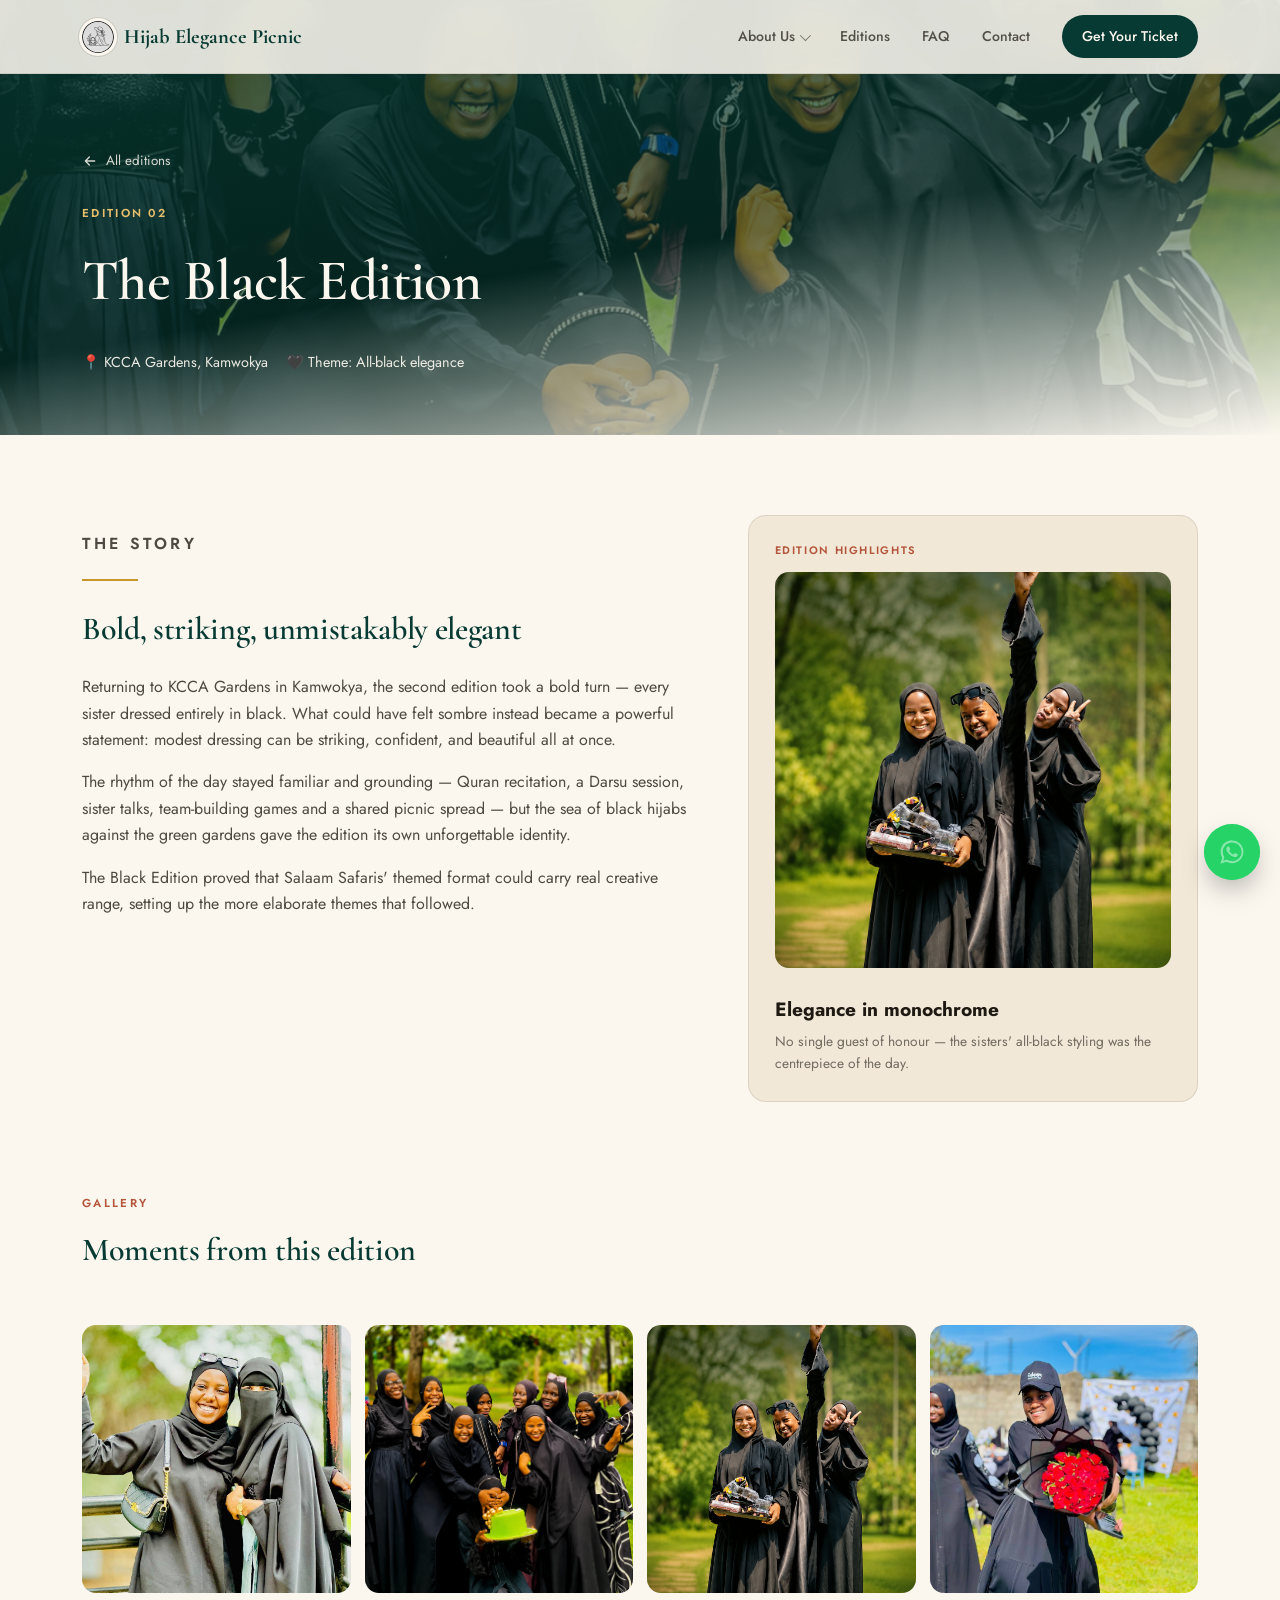
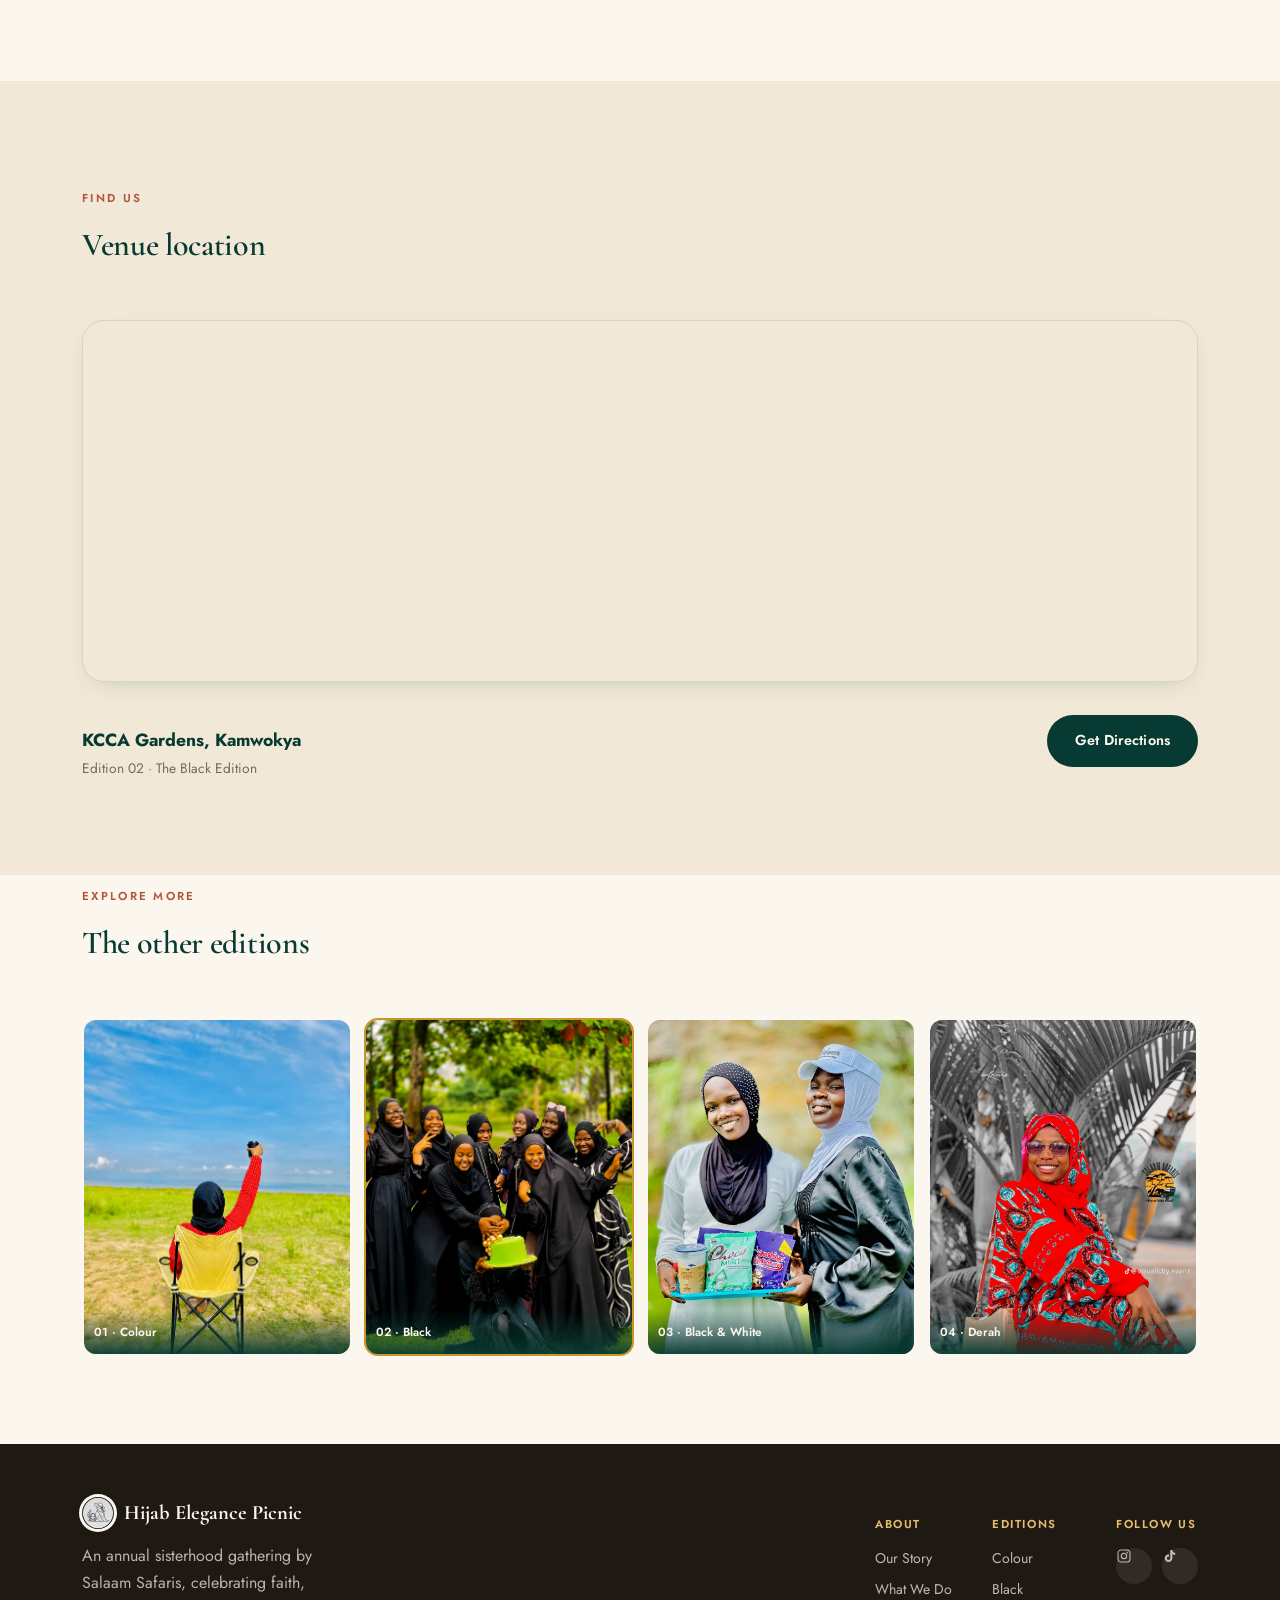
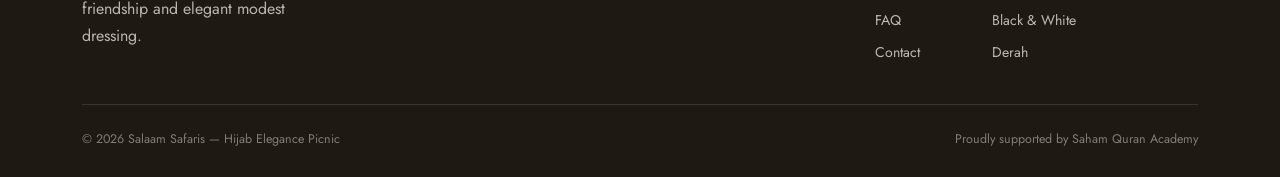
<file: edition-black.html>
<!DOCTYPE html>
<html lang="en">
<head>
<meta charset="UTF-8">
<meta name="viewport" content="width=device-width, initial-scale=1.0">
<title>The Black Edition — Edition 02 | Hijab Elegance Picnic</title>
<link rel="icon" type="image/jpeg" href="logo.jpeg">
<link rel="apple-touch-icon" href="logo.jpeg">
<meta property="og:title" content="The Black Edition — Edition 02 | Hijab Elegance Picnic">
<meta property="og:description" content="A striking, all-black gathering — bold and elegant hijab styling at KCCA Gardens, Kamwokya.">
<meta property="og:image" content="logo.jpeg">
<meta property="og:type" content="website">
<meta name="twitter:card" content="summary_large_image">
<meta name="twitter:image" content="logo.jpeg">
<link rel="stylesheet" href="style.css">
</head>
<body>

<header>
  <nav>
    <a href="index.html" class="brand">
      <span class="mark"><img src="logo.jpeg" alt="Salaam Safaris logo"></span>
      Hijab Elegance Picnic
    </a>
    <button class="navtoggle" id="navToggle" aria-label="Toggle menu">
      <svg width="24" height="24" viewBox="0 0 24 24" fill="none"><path d="M4 6h16M4 12h16M4 18h16" stroke="currentColor" stroke-width="1.8" stroke-linecap="round"/></svg>
    </button>
    <div class="navlinks" id="navLinks">
      <div class="has-dropdown">
        <a href="about.html">About Us <span class="caret"></span></a>
        <div class="dropdown-menu">
          <a href="about.html#story">Our Story</a>
          <a href="about.html#mission">Mission &amp; Vision</a>
          <a href="about.html#activities">What We Do</a>
        </div>
      </div>
      <a href="index.html#editions">Editions</a>
      <a href="index.html#faq">FAQ</a>
      <a href="index.html#contact">Contact</a>
      <a href="upcoming.html" class="nav-cta">Get Your Ticket</a>
    </div>
  </nav>
</header>

<section class="detail-hero">
  <div class="detail-hero-bg">
    <img src="bbbbb5.jpg" alt="The Black Edition">
  </div>
  <div class="wrap">
    <a href="index.html#editions" class="back-link">
      <svg width="16" height="16" viewBox="0 0 24 24" fill="none"><path d="M19 12H5M11 6l-6 6 6 6" stroke="currentColor" stroke-width="2" stroke-linecap="round" stroke-linejoin="round"/></svg>
      All editions
    </a>
    <p class="eyebrow">Edition 02</p>
    <h1>The Black Edition</h1>
    <div class="detail-meta">
      <span>📍 KCCA Gardens, Kamwokya</span>
      <span>🖤 Theme: All-black elegance</span>
    </div>
  </div>
</section>

<section class="detail-body">
  <div class="wrap detail-grid">
    <div class="reveal">
      <p class="eyebrow">The Story</p>
      <div class="divider"></div>
      <h2 style="font-size:2rem;margin-bottom:18px;">Bold, striking, unmistakably elegant</h2>
      <p>Returning to KCCA Gardens in Kamwokya, the second edition took a bold turn — every sister dressed entirely in black. What could have felt sombre instead became a powerful statement: modest dressing can be striking, confident, and beautiful all at once.</p>
      <p>The rhythm of the day stayed familiar and grounding — Quran recitation, a Darsu session, sister talks, team-building games and a shared picnic spread — but the sea of black hijabs against the green gardens gave the edition its own unforgettable identity.</p>
      <p>The Black Edition proved that Salaam Safaris' themed format could carry real creative range, setting up the more elaborate themes that followed.</p>
    </div>
    <div class="guest-card reveal">
      <span class="g-label">Edition Highlights</span>
      <div class="guest-photo"><img src="bwbw1.png" alt="Black edition highlight"></div>
      <h4>Elegance in monochrome</h4>
      <p>No single guest of honour — the sisters' all-black styling was the centrepiece of the day.</p>
    </div>
  </div>
</section>

<section class="gallery">
  <div class="wrap">
    <div class="section-head reveal">
      <p class="eyebrow">Gallery</p>
      <h2 style="font-size:2rem;">Moments from this edition</h2>
    </div>
    <div class="gallery-grid reveal">
      <a href="#"><img src="bwbw5.jpg" alt="Black edition photo 1" loading="lazy" decoding="async"></a>
      <a href="#"><img src="bbbbb5.jpg" alt="Black edition photo 2" loading="lazy" decoding="async"></a>
      <a href="#"><img src="bwbw1.png" alt="Black edition photo 3" loading="lazy" decoding="async"></a>
      <a href="#"><img src="hhhhh6.jpg" alt="Black edition photo 4" loading="lazy" decoding="async"></a>
    </div>
  </div>
</section>

<section class="section-pad tone-sand2">
  <div class="wrap">
    <div class="section-head reveal">
      <p class="eyebrow">Find Us</p>
      <h2 style="font-size:2rem;">Venue location</h2>
    </div>
    <div class="map-wrap reveal">
      <iframe src="https://www.google.com/maps?q=KCCA+Gardens+Kamwokya+Uganda&output=embed" loading="lazy" referrerpolicy="no-referrer-when-downgrade" allowfullscreen title="KCCA Gardens, Kamwokya"></iframe>
    </div>
    <div class="map-caption reveal">
      <div>
        <h4>KCCA Gardens, Kamwokya</h4>
        <p>Edition 02 · The Black Edition</p>
      </div>
      <a href="https://www.google.com/maps/search/?api=1&query=KCCA+Gardens+Kamwokya+Uganda" target="_blank" rel="noopener" class="btn btn-dark">Get Directions</a>
    </div>
  </div>
</section>

<section class="edition-switch">
  <div class="wrap">
    <div class="section-head reveal">
      <p class="eyebrow">Explore More</p>
      <h2 style="font-size:2rem;">The other editions</h2>
    </div>
    <div class="switch-grid reveal">
      <a href="edition-colour.html" class="switch-card"><img src="Nakiah.png" alt="Colour edition" loading="lazy" decoding="async"><span class="switch-label">01 · Colour</span></a>
      <a href="edition-black.html" class="switch-card current"><img src="bbbbb5.jpg" alt="Black edition" loading="lazy" decoding="async"><span class="switch-label">02 · Black</span></a>
      <a href="edition-bw.html" class="switch-card"><img src="bwbw9.jpg" alt="Black and white edition" loading="lazy" decoding="async"><span class="switch-label">03 · Black &amp; White</span></a>
      <a href="edition-derah.html" class="switch-card"><img src="ddddd1.jpeg" alt="Derah edition" loading="lazy" decoding="async"><span class="switch-label">04 · Derah</span></a>
    </div>
  </div>
</section>

<footer>
  <div class="wrap">
    <div class="footer-grid">
      <div>
        <a href="index.html" class="brand"><span class="mark"><img src="logo.jpeg" alt="Logo"></span>Hijab Elegance Picnic</a>
        <p style="margin-top:14px;max-width:260px;">An annual sisterhood gathering by Salaam Safaris, celebrating faith, friendship and elegant modest dressing.</p>
      </div>
      <div class="footer-links">
        <div class="footer-col">
          <h5>About</h5>
          <a href="about.html#story">Our Story</a>
          <a href="about.html#activities">What We Do</a>
          <a href="index.html#faq">FAQ</a>
          <a href="index.html#contact">Contact</a>
        </div>
        <div class="footer-col">
          <h5>Editions</h5>
          <a href="edition-colour.html">Colour</a>
          <a href="edition-black.html">Black</a>
          <a href="edition-bw.html">Black &amp; White</a>
          <a href="edition-derah.html">Derah</a>
        </div>
        <div class="footer-col">
          <h5>Follow Us</h5>
          <div class="social-row">
            <a href="https://instagram.com/salaam.safaris" target="_blank" rel="noopener" aria-label="Instagram"><svg viewBox="0 0 24 24" fill="none" stroke="currentColor" stroke-width="1.6"><rect x="3" y="3" width="18" height="18" rx="5"/><circle cx="12" cy="12" r="4"/><circle cx="17.2" cy="6.8" r="1" fill="currentColor" stroke="none"/></svg></a>
            <a href="https://www.tiktok.com/@salaam.safaris?_r=1&_t=ZS-97uSqAKKhfR" target="_blank" rel="noopener" aria-label="TikTok"><svg viewBox="0 0 24 24" fill="currentColor"><path d="M16.6 5.82s.51.5 0 0A4.278 4.278 0 0 1 15.54 3h-3.09v12.4a2.592 2.592 0 0 1-2.59 2.5c-1.42 0-2.6-1.16-2.6-2.6c0-1.72 1.66-3.01 3.37-2.48V9.66c-3.45-.46-6.47 2.22-6.47 5.64c0 3.33 2.76 5.7 5.69 5.7c3.14 0 5.69-2.55 5.69-5.7V9.01a7.35 7.35 0 0 0 4.3 1.38V7.3s-1.88.09-3.24-1.48Z"/></svg></a>
          </div>
        </div>
      </div>
    </div>
    <div class="footer-bottom">
      <span>© 2026 Salaam Safaris — Hijab Elegance Picnic</span>
      <span>Proudly supported by Saham Quran Academy</span>
    </div>
  </div>
</footer>

<a href="https://wa.me/256756549534" target="_blank" rel="noopener" class="wa-float" aria-label="Chat with us on WhatsApp">
  <span class="wa-pulse"></span>
  <svg viewBox="0 0 32 32" fill="#fff"><path d="M16.04 2.67C8.84 2.67 3 8.5 3 15.7c0 2.53.7 4.9 1.93 6.93L2.67 29.33l6.9-2.2a13 13 0 0 0 6.47 1.7h.01c7.2 0 13.04-5.83 13.04-13.03 0-3.48-1.36-6.75-3.82-9.21a12.95 12.95 0 0 0-9.23-3.82zm0 23.7h-.01a10.8 10.8 0 0 1-5.5-1.5l-.4-.24-4.1 1.3 1.3-4-.26-.42a10.7 10.7 0 0 1-1.65-5.71c0-5.94 4.84-10.78 10.79-10.78 2.88 0 5.59 1.12 7.63 3.16a10.72 10.72 0 0 1 3.16 7.63c0 5.94-4.84 10.76-10.96 10.76zm5.9-8.06c-.32-.16-1.9-.94-2.2-1.05-.3-.11-.51-.16-.73.16-.21.32-.84 1.05-1.03 1.26-.19.21-.38.24-.7.08-.32-.16-1.34-.49-2.55-1.57-.94-.84-1.58-1.87-1.76-2.19-.19-.32-.02-.49.14-.65.14-.14.32-.38.48-.56.16-.19.21-.32.32-.54.11-.21.05-.4-.03-.56-.08-.16-.73-1.76-1-2.41-.26-.63-.53-.54-.73-.55h-.62c-.21 0-.56.08-.85.4-.29.32-1.12 1.1-1.12 2.67 0 1.57 1.15 3.09 1.31 3.3.16.21 2.26 3.45 5.47 4.84.76.33 1.36.52 1.82.67.77.24 1.46.21 2.02.13.62-.09 1.9-.78 2.16-1.53.27-.75.27-1.4.19-1.53-.08-.13-.29-.21-.61-.37z"/></svg>
</a>

<script src="script.js"></script>
</body>
</html>
</file>
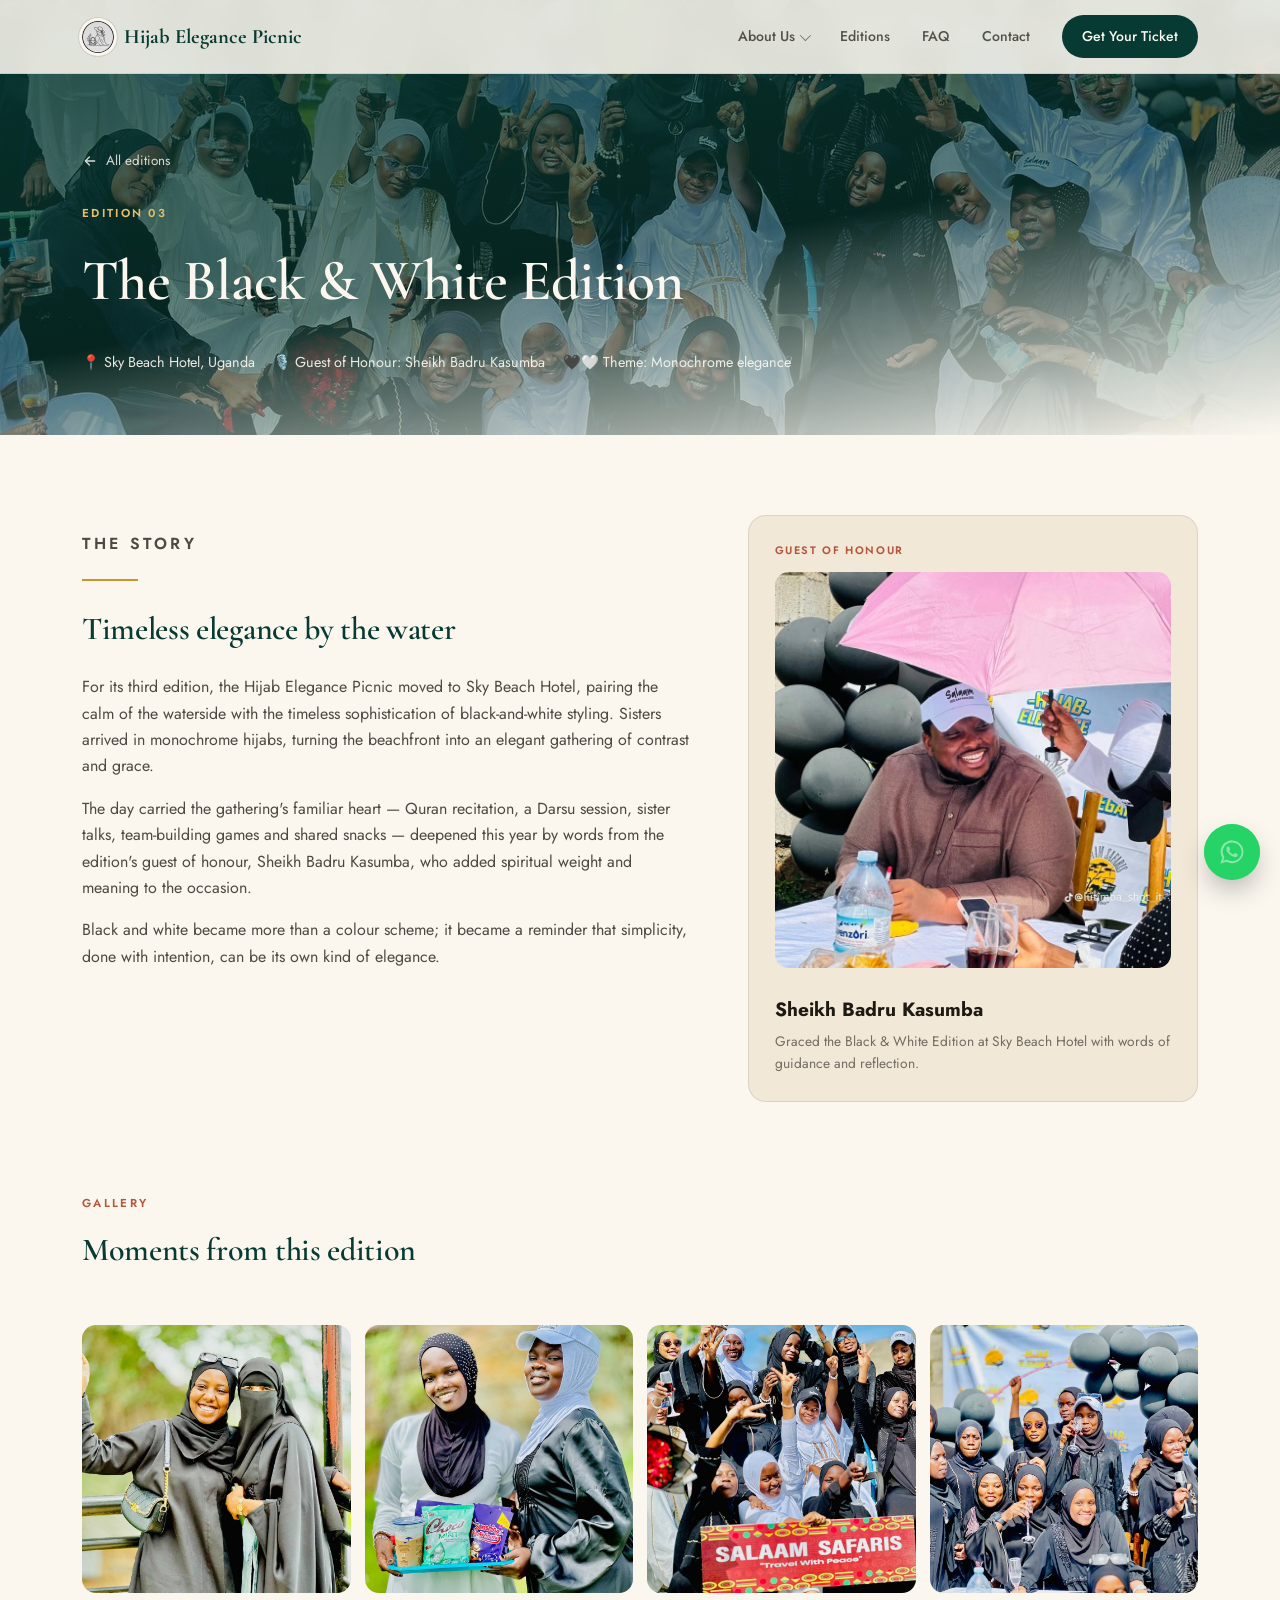
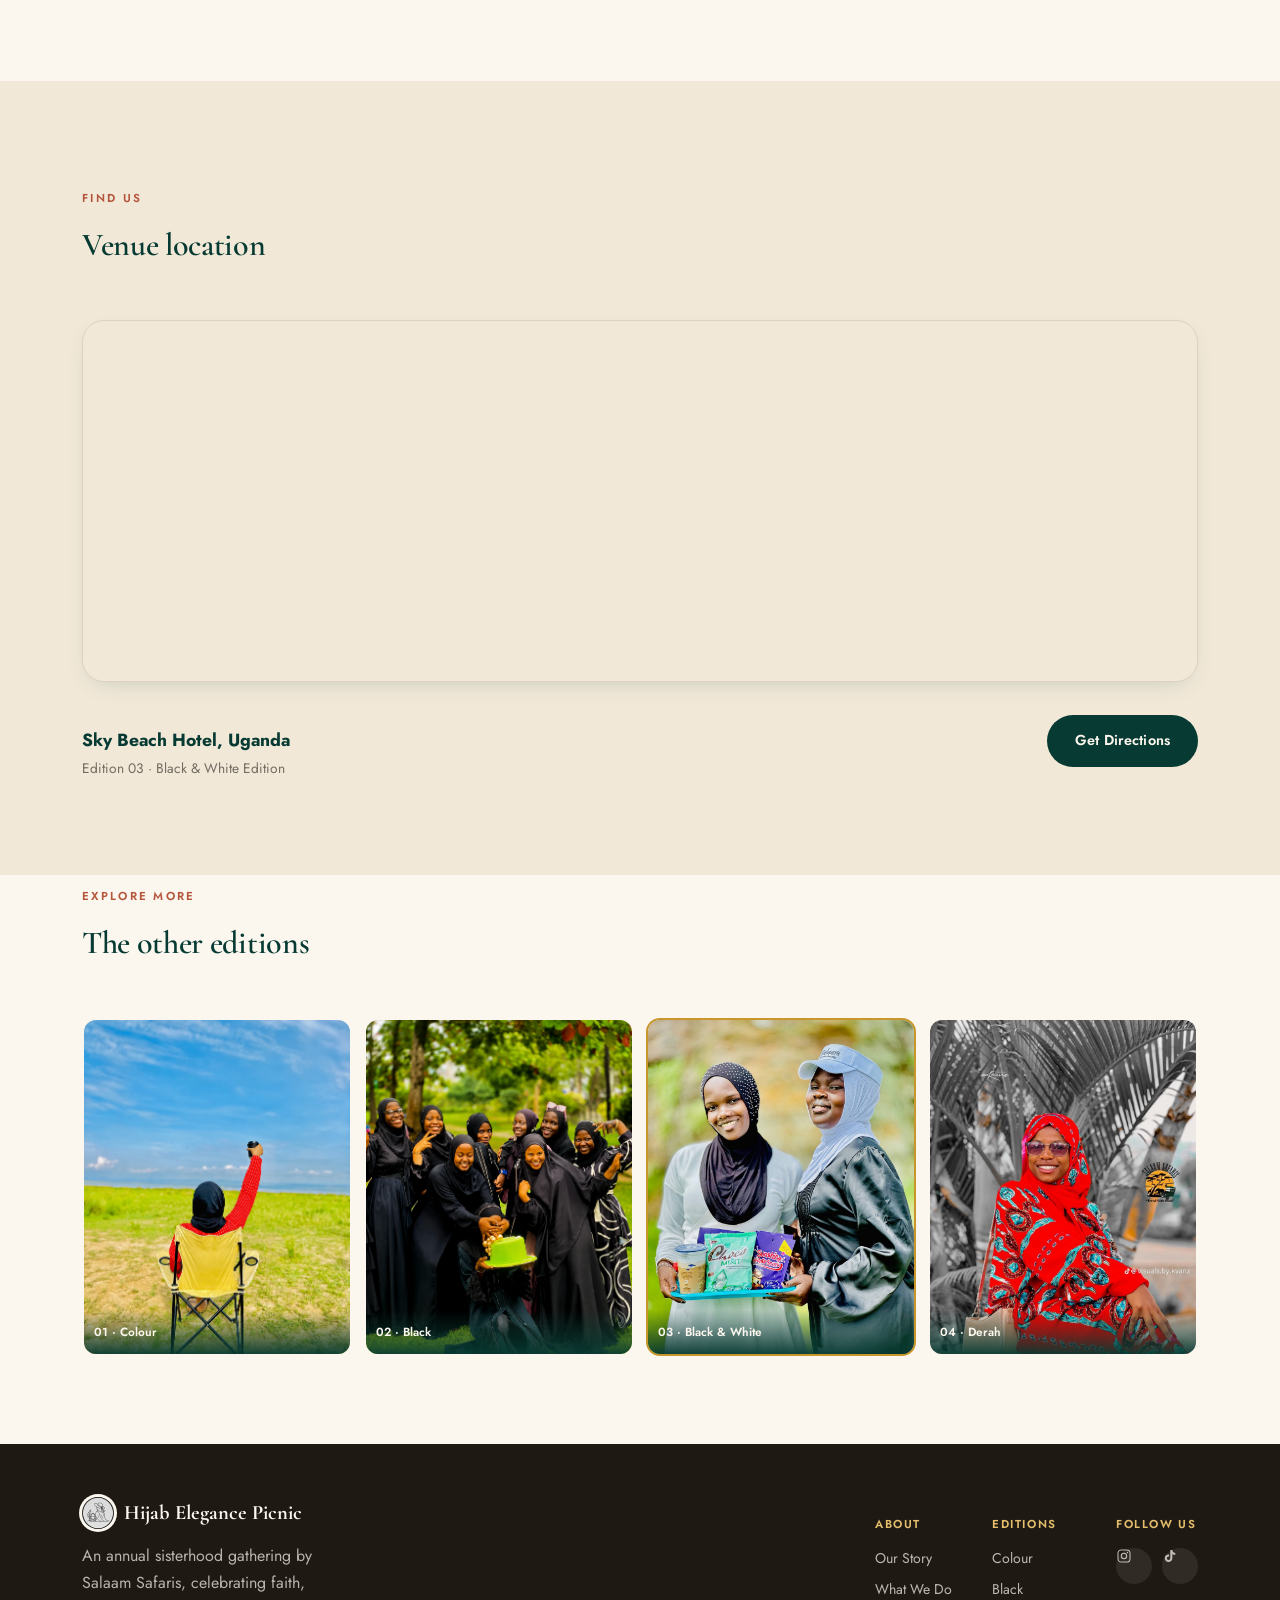
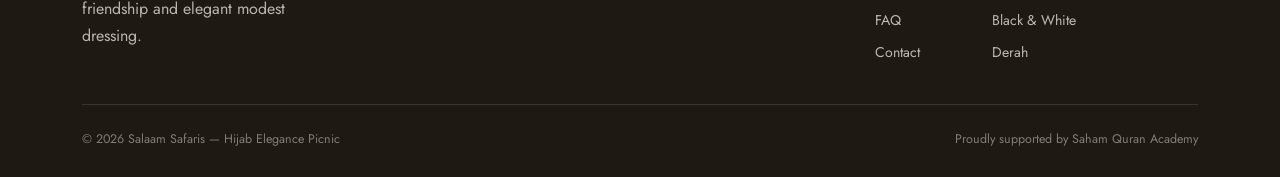
<file: edition-bw.html>
<!DOCTYPE html>
<html lang="en">
<head>
<meta charset="UTF-8">
<meta name="viewport" content="width=device-width, initial-scale=1.0">
<title>The Black &amp; White Edition — Edition 03 | Hijab Elegance Picnic</title>
<link rel="icon" type="image/jpeg" href="logo.jpeg">
<link rel="apple-touch-icon" href="logo.jpeg">
<meta property="og:title" content="The Black &amp; White Edition — Edition 03 | Hijab Elegance Picnic">
<meta property="og:description" content="Timeless monochrome elegance by the water at Sky Beach Hotel, with guest of honour Sheikh Badru Kasumba.">
<meta property="og:image" content="logo.jpeg">
<meta property="og:type" content="website">
<meta name="twitter:card" content="summary_large_image">
<meta name="twitter:image" content="logo.jpeg">
<link rel="stylesheet" href="style.css">
</head>
<body>

<header>
  <nav>
    <a href="index.html" class="brand">
      <span class="mark"><img src="logo.jpeg" alt="Salaam Safaris logo"></span>
      Hijab Elegance Picnic
    </a>
    <button class="navtoggle" id="navToggle" aria-label="Toggle menu">
      <svg width="24" height="24" viewBox="0 0 24 24" fill="none"><path d="M4 6h16M4 12h16M4 18h16" stroke="currentColor" stroke-width="1.8" stroke-linecap="round"/></svg>
    </button>
    <div class="navlinks" id="navLinks">
      <div class="has-dropdown">
        <a href="about.html">About Us <span class="caret"></span></a>
        <div class="dropdown-menu">
          <a href="about.html#story">Our Story</a>
          <a href="about.html#mission">Mission &amp; Vision</a>
          <a href="about.html#activities">What We Do</a>
        </div>
      </div>
      <a href="index.html#editions">Editions</a>
      <a href="index.html#faq">FAQ</a>
      <a href="index.html#contact">Contact</a>
      <a href="upcoming.html" class="nav-cta">Get Your Ticket</a>
    </div>
  </nav>
</header>

<section class="detail-hero">
  <div class="detail-hero-bg">
    <img src="bwbw4.jpg" alt="The Black and White Edition">
  </div>
  <div class="wrap">
    <a href="index.html#editions" class="back-link">
      <svg width="16" height="16" viewBox="0 0 24 24" fill="none"><path d="M19 12H5M11 6l-6 6 6 6" stroke="currentColor" stroke-width="2" stroke-linecap="round" stroke-linejoin="round"/></svg>
      All editions
    </a>
    <p class="eyebrow">Edition 03</p>
    <h1>The Black &amp; White Edition</h1>
    <div class="detail-meta">
      <span>📍 Sky Beach Hotel, Uganda</span>
      <span>🎙️ Guest of Honour: Sheikh Badru Kasumba</span>
      <span>🖤🤍 Theme: Monochrome elegance</span>
    </div>
  </div>
</section>

<section class="detail-body">
  <div class="wrap detail-grid">
    <div class="reveal">
      <p class="eyebrow">The Story</p>
      <div class="divider"></div>
      <h2 style="font-size:2rem;margin-bottom:18px;">Timeless elegance by the water</h2>
      <p>For its third edition, the Hijab Elegance Picnic moved to Sky Beach Hotel, pairing the calm of the waterside with the timeless sophistication of black-and-white styling. Sisters arrived in monochrome hijabs, turning the beachfront into an elegant gathering of contrast and grace.</p>
      <p>The day carried the gathering's familiar heart — Quran recitation, a Darsu session, sister talks, team-building games and shared snacks — deepened this year by words from the edition's guest of honour, Sheikh Badru Kasumba, who added spiritual weight and meaning to the occasion.</p>
      <p>Black and white became more than a colour scheme; it became a reminder that simplicity, done with intention, can be its own kind of elegance.</p>
    </div>
    <div class="guest-card reveal">
      <span class="g-label">Guest of Honour</span>
      <div class="guest-photo"><img src="kasumba2.jpeg" alt="Sheikh Badru Kasumba"></div>
      <h4>Sheikh Badru Kasumba</h4>
      <p>Graced the Black &amp; White Edition at Sky Beach Hotel with words of guidance and reflection.</p>
    </div>
  </div>
</section>

<section class="gallery">
  <div class="wrap">
    <div class="section-head reveal">
      <p class="eyebrow">Gallery</p>
      <h2 style="font-size:2rem;">Moments from this edition</h2>
    </div>
    <div class="gallery-grid reveal">
      <a href="#"><img src="bwbw5.jpg" alt="Black and white edition photo 1" loading="lazy" decoding="async"></a>
      <a href="#"><img src="bwbw9.jpg" alt="Black and white edition photo 2" loading="lazy" decoding="async"></a>
      <a href="#"><img src="bwbw6.jpg" alt="Black and white edition photo 3" loading="lazy" decoding="async"></a>
      <a href="#"><img src="bwbw7.jpg" alt="Black and white edition photo 4" loading="lazy" decoding="async"></a>
    </div>
  </div>
</section>

<section class="section-pad tone-sand2">
  <div class="wrap">
    <div class="section-head reveal">
      <p class="eyebrow">Find Us</p>
      <h2 style="font-size:2rem;">Venue location</h2>
    </div>
    <div class="map-wrap reveal">
      <iframe src="https://www.google.com/maps?q=Sky+Beach+Hotel+Uganda&output=embed" loading="lazy" referrerpolicy="no-referrer-when-downgrade" allowfullscreen title="Sky Beach Hotel, Uganda"></iframe>
    </div>
    <div class="map-caption reveal">
      <div>
        <h4>Sky Beach Hotel, Uganda</h4>
        <p>Edition 03 · Black &amp; White Edition</p>
      </div>
      <a href="https://www.google.com/maps/search/?api=1&query=Sky+Beach+Hotel+Uganda" target="_blank" rel="noopener" class="btn btn-dark">Get Directions</a>
    </div>
  </div>
</section>

<section class="edition-switch">
  <div class="wrap">
    <div class="section-head reveal">
      <p class="eyebrow">Explore More</p>
      <h2 style="font-size:2rem;">The other editions</h2>
    </div>
    <div class="switch-grid reveal">
      <a href="edition-colour.html" class="switch-card"><img src="Nakiah.png" alt="Colour edition" loading="lazy" decoding="async"><span class="switch-label">01 · Colour</span></a>
      <a href="edition-black.html" class="switch-card"><img src="bbbbb5.jpg" alt="Black edition" loading="lazy" decoding="async"><span class="switch-label">02 · Black</span></a>
      <a href="edition-bw.html" class="switch-card current"><img src="bwbw9.jpg" alt="Black and white edition" loading="lazy" decoding="async"><span class="switch-label">03 · Black &amp; White</span></a>
      <a href="edition-derah.html" class="switch-card"><img src="ddddd1.jpeg" alt="Derah edition" loading="lazy" decoding="async"><span class="switch-label">04 · Derah</span></a>
    </div>
  </div>
</section>

<footer>
  <div class="wrap">
    <div class="footer-grid">
      <div>
        <a href="index.html" class="brand"><span class="mark"><img src="logo.jpeg" alt="Logo"></span>Hijab Elegance Picnic</a>
        <p style="margin-top:14px;max-width:260px;">An annual sisterhood gathering by Salaam Safaris, celebrating faith, friendship and elegant modest dressing.</p>
      </div>
      <div class="footer-links">
        <div class="footer-col">
          <h5>About</h5>
          <a href="about.html#story">Our Story</a>
          <a href="about.html#activities">What We Do</a>
          <a href="index.html#faq">FAQ</a>
          <a href="index.html#contact">Contact</a>
        </div>
        <div class="footer-col">
          <h5>Editions</h5>
          <a href="edition-colour.html">Colour</a>
          <a href="edition-black.html">Black</a>
          <a href="edition-bw.html">Black &amp; White</a>
          <a href="edition-derah.html">Derah</a>
        </div>
        <div class="footer-col">
          <h5>Follow Us</h5>
          <div class="social-row">
            <a href="https://instagram.com/salaam.safaris" target="_blank" rel="noopener" aria-label="Instagram"><svg viewBox="0 0 24 24" fill="none" stroke="currentColor" stroke-width="1.6"><rect x="3" y="3" width="18" height="18" rx="5"/><circle cx="12" cy="12" r="4"/><circle cx="17.2" cy="6.8" r="1" fill="currentColor" stroke="none"/></svg></a>
            <a href="https://www.tiktok.com/@salaam.safaris?_r=1&_t=ZS-97uSqAKKhfR" target="_blank" rel="noopener" aria-label="TikTok"><svg viewBox="0 0 24 24" fill="currentColor"><path d="M16.6 5.82s.51.5 0 0A4.278 4.278 0 0 1 15.54 3h-3.09v12.4a2.592 2.592 0 0 1-2.59 2.5c-1.42 0-2.6-1.16-2.6-2.6c0-1.72 1.66-3.01 3.37-2.48V9.66c-3.45-.46-6.47 2.22-6.47 5.64c0 3.33 2.76 5.7 5.69 5.7c3.14 0 5.69-2.55 5.69-5.7V9.01a7.35 7.35 0 0 0 4.3 1.38V7.3s-1.88.09-3.24-1.48Z"/></svg></a>
          </div>
        </div>
      </div>
    </div>
    <div class="footer-bottom">
      <span>© 2026 Salaam Safaris — Hijab Elegance Picnic</span>
      <span>Proudly supported by Saham Quran Academy</span>
    </div>
  </div>
</footer>

<a href="https://wa.me/256756549534" target="_blank" rel="noopener" class="wa-float" aria-label="Chat with us on WhatsApp">
  <span class="wa-pulse"></span>
  <svg viewBox="0 0 32 32" fill="#fff"><path d="M16.04 2.67C8.84 2.67 3 8.5 3 15.7c0 2.53.7 4.9 1.93 6.93L2.67 29.33l6.9-2.2a13 13 0 0 0 6.47 1.7h.01c7.2 0 13.04-5.83 13.04-13.03 0-3.48-1.36-6.75-3.82-9.21a12.95 12.95 0 0 0-9.23-3.82zm0 23.7h-.01a10.8 10.8 0 0 1-5.5-1.5l-.4-.24-4.1 1.3 1.3-4-.26-.42a10.7 10.7 0 0 1-1.65-5.71c0-5.94 4.84-10.78 10.79-10.78 2.88 0 5.59 1.12 7.63 3.16a10.72 10.72 0 0 1 3.16 7.63c0 5.94-4.84 10.76-10.96 10.76zm5.9-8.06c-.32-.16-1.9-.94-2.2-1.05-.3-.11-.51-.16-.73.16-.21.32-.84 1.05-1.03 1.26-.19.21-.38.24-.7.08-.32-.16-1.34-.49-2.55-1.57-.94-.84-1.58-1.87-1.76-2.19-.19-.32-.02-.49.14-.65.14-.14.32-.38.48-.56.16-.19.21-.32.32-.54.11-.21.05-.4-.03-.56-.08-.16-.73-1.76-1-2.41-.26-.63-.53-.54-.73-.55h-.62c-.21 0-.56.08-.85.4-.29.32-1.12 1.1-1.12 2.67 0 1.57 1.15 3.09 1.31 3.3.16.21 2.26 3.45 5.47 4.84.76.33 1.36.52 1.82.67.77.24 1.46.21 2.02.13.62-.09 1.9-.78 2.16-1.53.27-.75.27-1.4.19-1.53-.08-.13-.29-.21-.61-.37z"/></svg>
</a>

<script src="script.js"></script>
</body>
</html>
</file>
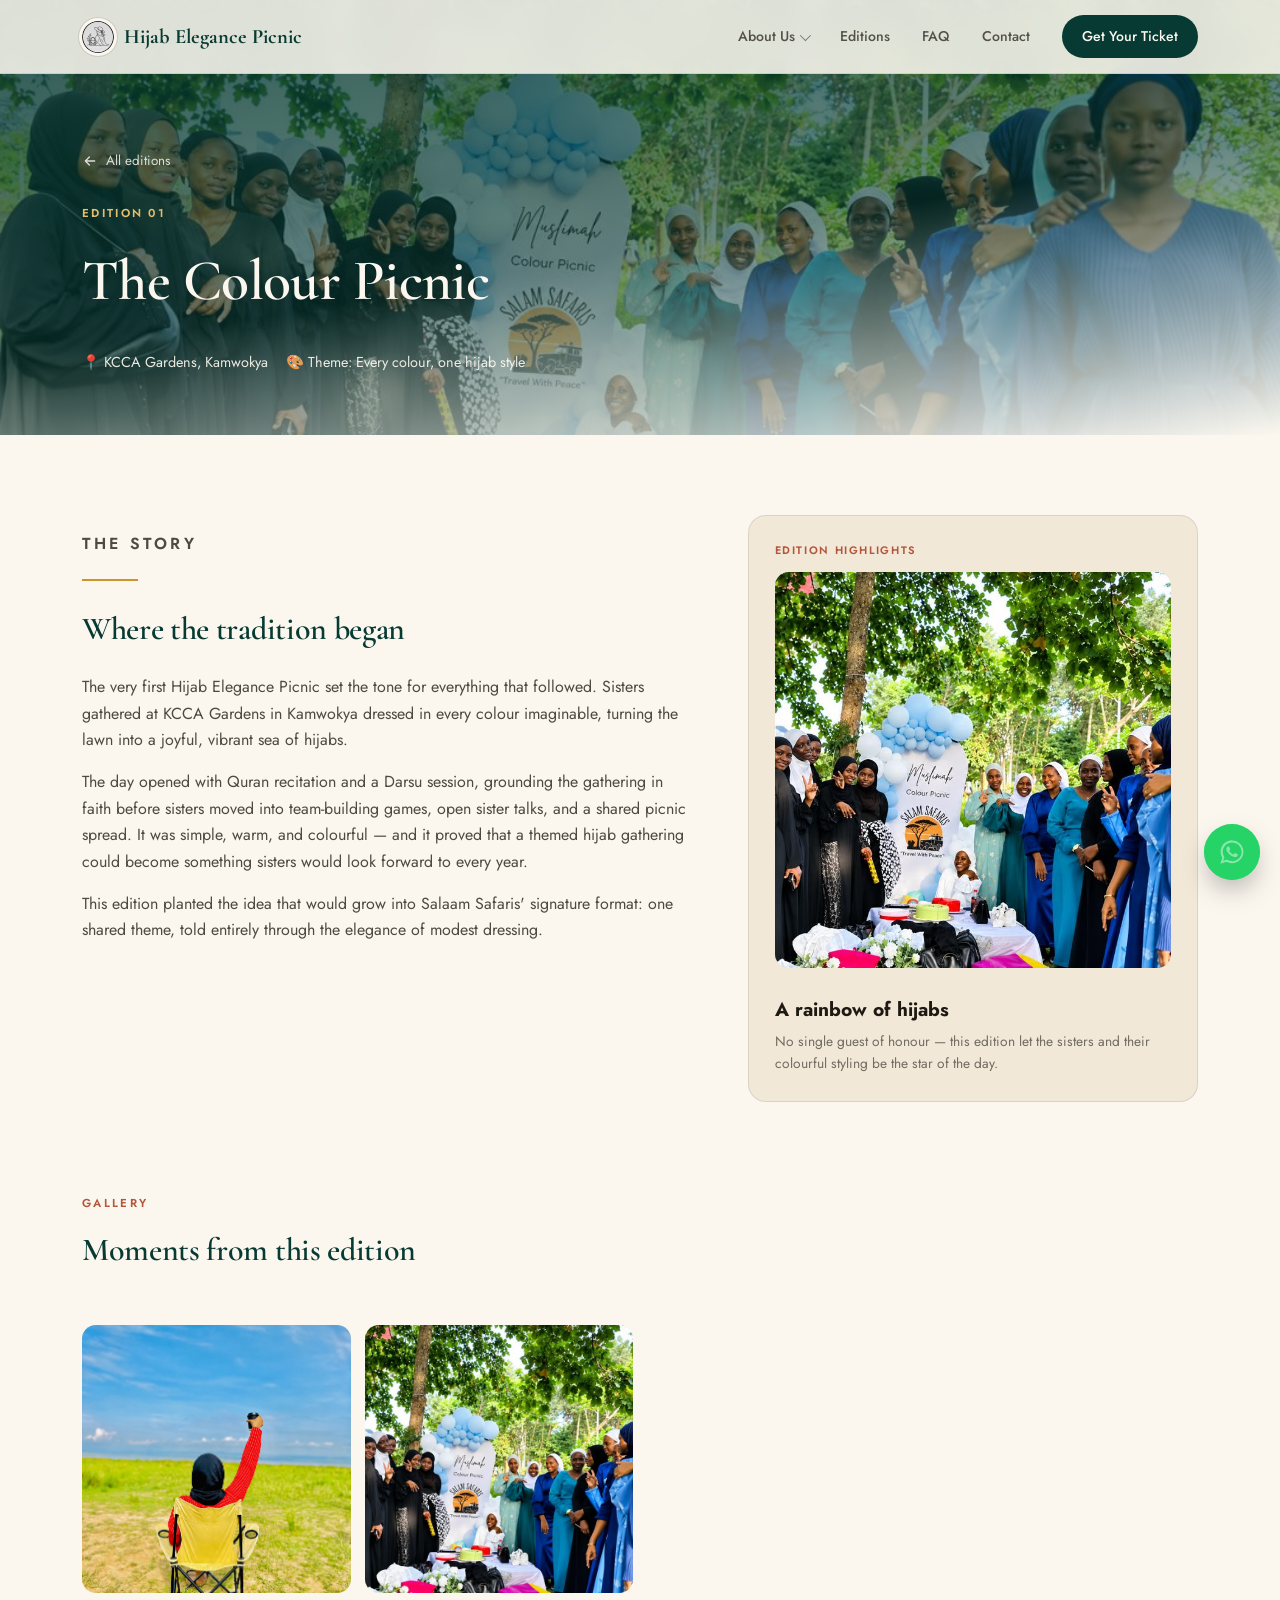
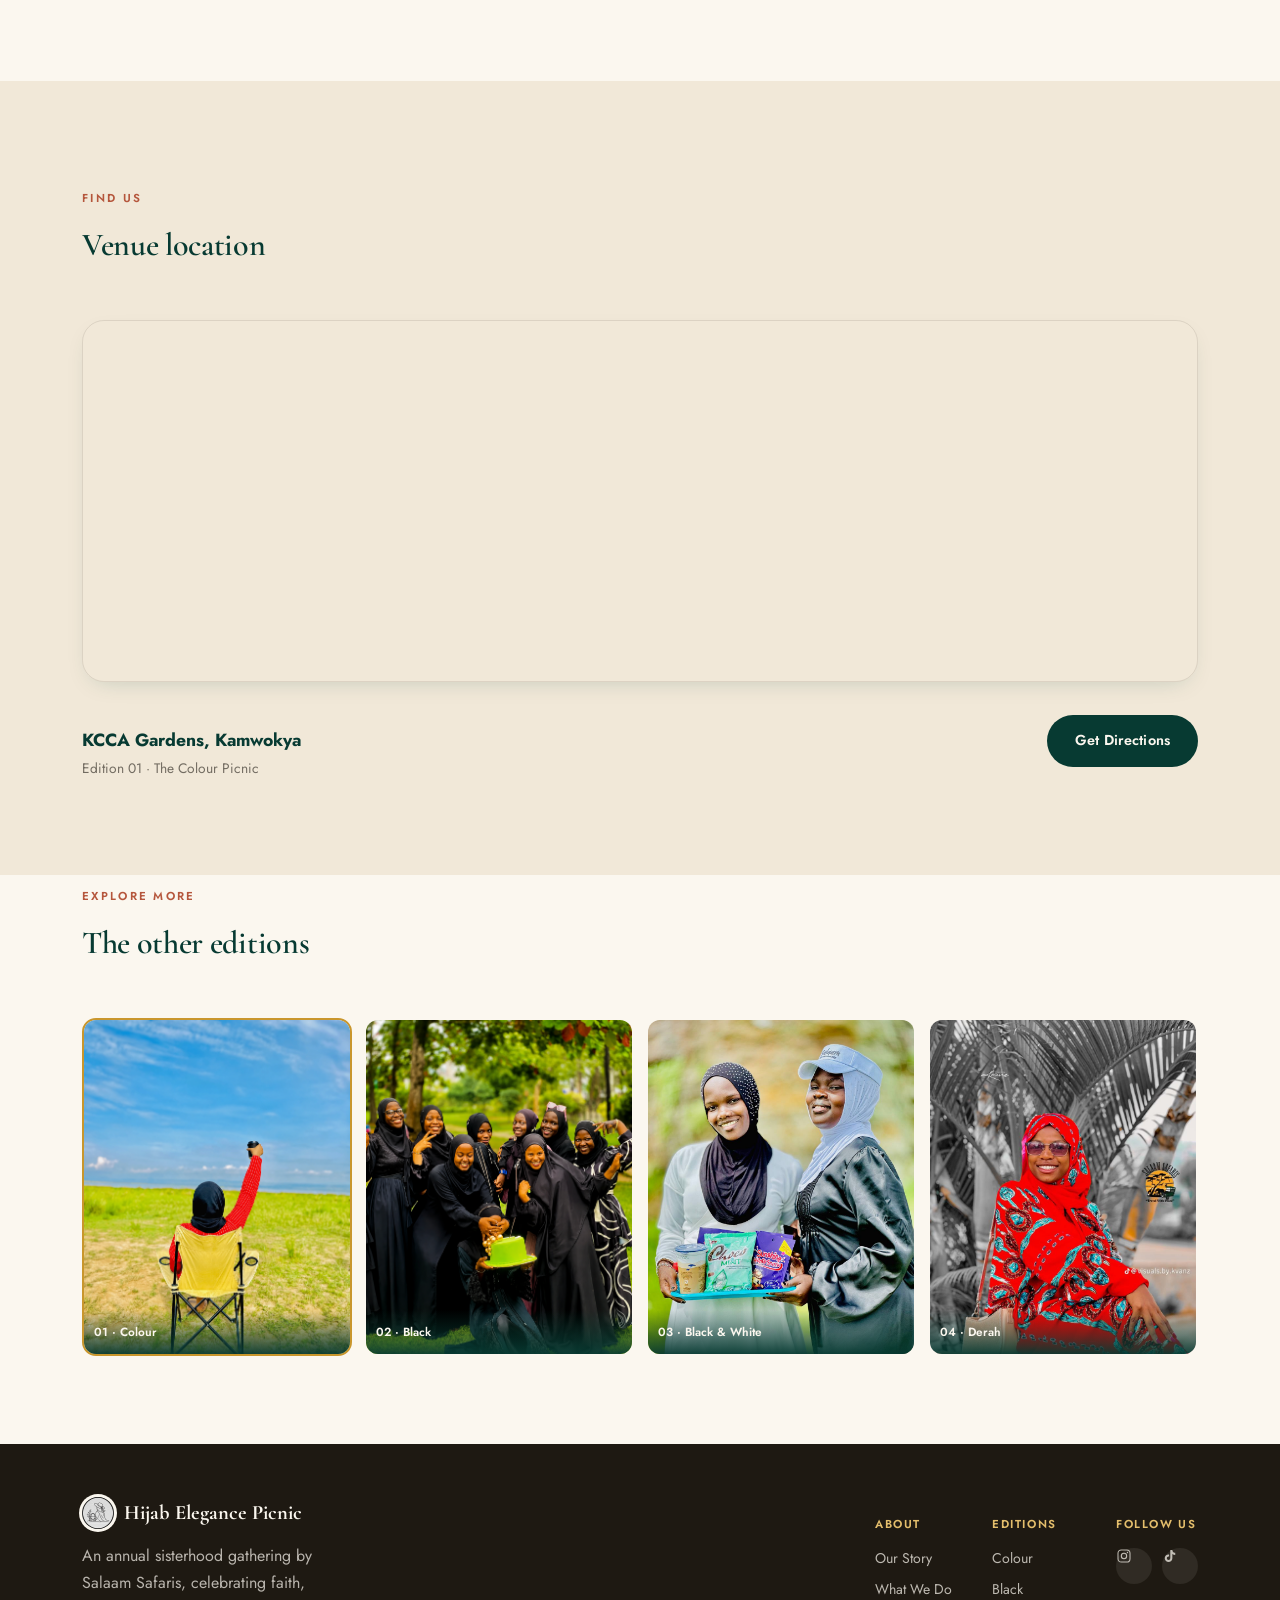
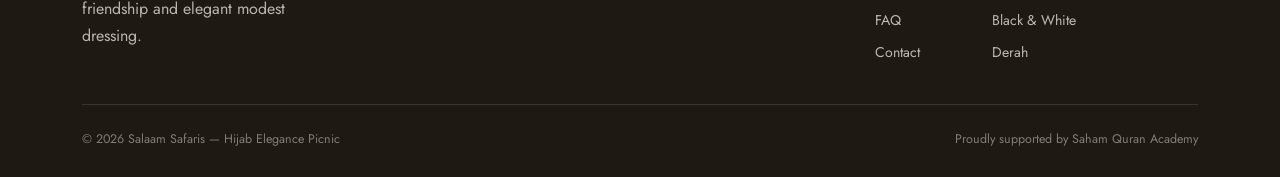
<file: edition-colour.html>
<!DOCTYPE html>
<html lang="en">
<head>
<meta charset="UTF-8">
<meta name="viewport" content="width=device-width, initial-scale=1.0">
<title>The Colour Picnic — Edition 01 | Hijab Elegance Picnic</title>
<link rel="icon" type="image/jpeg" href="logo.jpeg">
<link rel="apple-touch-icon" href="logo.jpeg">
<meta property="og:title" content="The Colour Picnic — Edition 01 | Hijab Elegance Picnic">
<meta property="og:description" content="Where it all began — sisters dressed in every colour imaginable at KCCA Gardens, Kamwokya.">
<meta property="og:image" content="logo.jpeg">
<meta property="og:type" content="website">
<meta name="twitter:card" content="summary_large_image">
<meta name="twitter:image" content="logo.jpeg">
<link rel="stylesheet" href="style.css">
</head>
<body>

<header>
  <nav>
    <a href="index.html" class="brand">
      <span class="mark"><img src="logo.jpeg" alt="Salaam Safaris logo"></span>
      Hijab Elegance Picnic
    </a>
    <button class="navtoggle" id="navToggle" aria-label="Toggle menu">
      <svg width="24" height="24" viewBox="0 0 24 24" fill="none"><path d="M4 6h16M4 12h16M4 18h16" stroke="currentColor" stroke-width="1.8" stroke-linecap="round"/></svg>
    </button>
    <div class="navlinks" id="navLinks">
      <div class="has-dropdown">
        <a href="about.html">About Us <span class="caret"></span></a>
        <div class="dropdown-menu">
          <a href="about.html#story">Our Story</a>
          <a href="about.html#mission">Mission &amp; Vision</a>
          <a href="about.html#activities">What We Do</a>
        </div>
      </div>
      <a href="index.html#editions">Editions</a>
      <a href="index.html#faq">FAQ</a>
      <a href="index.html#contact">Contact</a>
      <a href="upcoming.html" class="nav-cta">Get Your Ticket</a>
    </div>
  </nav>
</header>

<section class="detail-hero">
  <div class="detail-hero-bg">
    <img src="c1.jpeg" alt="The Colour Picnic">
  </div>
  <div class="wrap">
    <a href="index.html#editions" class="back-link">
      <svg width="16" height="16" viewBox="0 0 24 24" fill="none"><path d="M19 12H5M11 6l-6 6 6 6" stroke="currentColor" stroke-width="2" stroke-linecap="round" stroke-linejoin="round"/></svg>
      All editions
    </a>
    <p class="eyebrow">Edition 01</p>
    <h1>The Colour Picnic</h1>
    <div class="detail-meta">
      <span>📍 KCCA Gardens, Kamwokya</span>
      <span>🎨 Theme: Every colour, one hijab style</span>
    </div>
  </div>
</section>

<section class="detail-body">
  <div class="wrap detail-grid">
    <div class="reveal">
      <p class="eyebrow">The Story</p>
      <div class="divider"></div>
      <h2 style="font-size:2rem;margin-bottom:18px;">Where the tradition began</h2>
      <p>The very first Hijab Elegance Picnic set the tone for everything that followed. Sisters gathered at KCCA Gardens in Kamwokya dressed in every colour imaginable, turning the lawn into a joyful, vibrant sea of hijabs.</p>
      <p>The day opened with Quran recitation and a Darsu session, grounding the gathering in faith before sisters moved into team-building games, open sister talks, and a shared picnic spread. It was simple, warm, and colourful — and it proved that a themed hijab gathering could become something sisters would look forward to every year.</p>
      <p>This edition planted the idea that would grow into Salaam Safaris' signature format: one shared theme, told entirely through the elegance of modest dressing.</p>
    </div>
    <div class="guest-card reveal">
      <span class="g-label">Edition Highlights</span>
      <div class="guest-photo"><img src="c1.jpeg" alt="Colour picnic highlight"></div>
      <h4>A rainbow of hijabs</h4>
      <p>No single guest of honour — this edition let the sisters and their colourful styling be the star of the day.</p>
    </div>
  </div>
</section>

<section class="gallery">
  <div class="wrap">
    <div class="section-head reveal">
      <p class="eyebrow">Gallery</p>
      <h2 style="font-size:2rem;">Moments from this edition</h2>
    </div>
    <div class="gallery-grid reveal">
      <a href="#"><img src="Nakiah.png" alt="Colour edition photo 1" loading="lazy" decoding="async"></a>
      <a href="#"><img src="c1.jpeg" alt="Colour edition photo 2" loading="lazy" decoding="async"></a>
    </div>
  </div>
</section>

<section class="section-pad tone-sand2">
  <div class="wrap">
    <div class="section-head reveal">
      <p class="eyebrow">Find Us</p>
      <h2 style="font-size:2rem;">Venue location</h2>
    </div>
    <div class="map-wrap reveal">
      <iframe src="https://www.google.com/maps?q=KCCA+Gardens+Kamwokya+Uganda&output=embed" loading="lazy" referrerpolicy="no-referrer-when-downgrade" allowfullscreen title="KCCA Gardens, Kamwokya"></iframe>
    </div>
    <div class="map-caption reveal">
      <div>
        <h4>KCCA Gardens, Kamwokya</h4>
        <p>Edition 01 · The Colour Picnic</p>
      </div>
      <a href="https://www.google.com/maps/search/?api=1&query=KCCA+Gardens+Kamwokya+Uganda" target="_blank" rel="noopener" class="btn btn-dark">Get Directions</a>
    </div>
  </div>
</section>

<section class="edition-switch">
  <div class="wrap">
    <div class="section-head reveal">
      <p class="eyebrow">Explore More</p>
      <h2 style="font-size:2rem;">The other editions</h2>
    </div>
    <div class="switch-grid reveal">
      <a href="edition-colour.html" class="switch-card current"><img src="Nakiah.png" alt="Colour edition" loading="lazy" decoding="async"><span class="switch-label">01 · Colour</span></a>
      <a href="edition-black.html" class="switch-card"><img src="bbbbb5.jpg" alt="Black edition" loading="lazy" decoding="async"><span class="switch-label">02 · Black</span></a>
      <a href="edition-bw.html" class="switch-card"><img src="bwbw9.jpg" alt="Black and white edition" loading="lazy" decoding="async"><span class="switch-label">03 · Black &amp; White</span></a>
      <a href="edition-derah.html" class="switch-card"><img src="ddddd1.jpeg" alt="Derah edition" loading="lazy" decoding="async"><span class="switch-label">04 · Derah</span></a>
    </div>
  </div>
</section>

<footer>
  <div class="wrap">
    <div class="footer-grid">
      <div>
        <a href="index.html" class="brand"><span class="mark"><img src="logo.jpeg" alt="Logo"></span>Hijab Elegance Picnic</a>
        <p style="margin-top:14px;max-width:260px;">An annual sisterhood gathering by Salaam Safaris, celebrating faith, friendship and elegant modest dressing.</p>
      </div>
      <div class="footer-links">
        <div class="footer-col">
          <h5>About</h5>
          <a href="about.html#story">Our Story</a>
          <a href="about.html#activities">What We Do</a>
          <a href="index.html#faq">FAQ</a>
          <a href="index.html#contact">Contact</a>
        </div>
        <div class="footer-col">
          <h5>Editions</h5>
          <a href="edition-colour.html">Colour</a>
          <a href="edition-black.html">Black</a>
          <a href="edition-bw.html">Black &amp; White</a>
          <a href="edition-derah.html">Derah</a>
        </div>
        <div class="footer-col">
          <h5>Follow Us</h5>
          <div class="social-row">
            <a href="https://instagram.com/salaam.safaris" target="_blank" rel="noopener" aria-label="Instagram"><svg viewBox="0 0 24 24" fill="none" stroke="currentColor" stroke-width="1.6"><rect x="3" y="3" width="18" height="18" rx="5"/><circle cx="12" cy="12" r="4"/><circle cx="17.2" cy="6.8" r="1" fill="currentColor" stroke="none"/></svg></a>
            <a href="https://www.tiktok.com/@salaam.safaris?_r=1&_t=ZS-97uSqAKKhfR" target="_blank" rel="noopener" aria-label="TikTok"><svg viewBox="0 0 24 24" fill="currentColor"><path d="M16.6 5.82s.51.5 0 0A4.278 4.278 0 0 1 15.54 3h-3.09v12.4a2.592 2.592 0 0 1-2.59 2.5c-1.42 0-2.6-1.16-2.6-2.6c0-1.72 1.66-3.01 3.37-2.48V9.66c-3.45-.46-6.47 2.22-6.47 5.64c0 3.33 2.76 5.7 5.69 5.7c3.14 0 5.69-2.55 5.69-5.7V9.01a7.35 7.35 0 0 0 4.3 1.38V7.3s-1.88.09-3.24-1.48Z"/></svg></a>
          </div>
        </div>
      </div>
    </div>
    <div class="footer-bottom">
      <span>© 2026 Salaam Safaris — Hijab Elegance Picnic</span>
      <span>Proudly supported by Saham Quran Academy</span>
    </div>
  </div>
</footer>

<a href="https://wa.me/256756549534" target="_blank" rel="noopener" class="wa-float" aria-label="Chat with us on WhatsApp">
  <span class="wa-pulse"></span>
  <svg viewBox="0 0 32 32" fill="#fff"><path d="M16.04 2.67C8.84 2.67 3 8.5 3 15.7c0 2.53.7 4.9 1.93 6.93L2.67 29.33l6.9-2.2a13 13 0 0 0 6.47 1.7h.01c7.2 0 13.04-5.83 13.04-13.03 0-3.48-1.36-6.75-3.82-9.21a12.95 12.95 0 0 0-9.23-3.82zm0 23.7h-.01a10.8 10.8 0 0 1-5.5-1.5l-.4-.24-4.1 1.3 1.3-4-.26-.42a10.7 10.7 0 0 1-1.65-5.71c0-5.94 4.84-10.78 10.79-10.78 2.88 0 5.59 1.12 7.63 3.16a10.72 10.72 0 0 1 3.16 7.63c0 5.94-4.84 10.76-10.96 10.76zm5.9-8.06c-.32-.16-1.9-.94-2.2-1.05-.3-.11-.51-.16-.73.16-.21.32-.84 1.05-1.03 1.26-.19.21-.38.24-.7.08-.32-.16-1.34-.49-2.55-1.57-.94-.84-1.58-1.87-1.76-2.19-.19-.32-.02-.49.14-.65.14-.14.32-.38.48-.56.16-.19.21-.32.32-.54.11-.21.05-.4-.03-.56-.08-.16-.73-1.76-1-2.41-.26-.63-.53-.54-.73-.55h-.62c-.21 0-.56.08-.85.4-.29.32-1.12 1.1-1.12 2.67 0 1.57 1.15 3.09 1.31 3.3.16.21 2.26 3.45 5.47 4.84.76.33 1.36.52 1.82.67.77.24 1.46.21 2.02.13.62-.09 1.9-.78 2.16-1.53.27-.75.27-1.4.19-1.53-.08-.13-.29-.21-.61-.37z"/></svg>
</a>

<script src="script.js"></script>
</body>
</html>
</file>
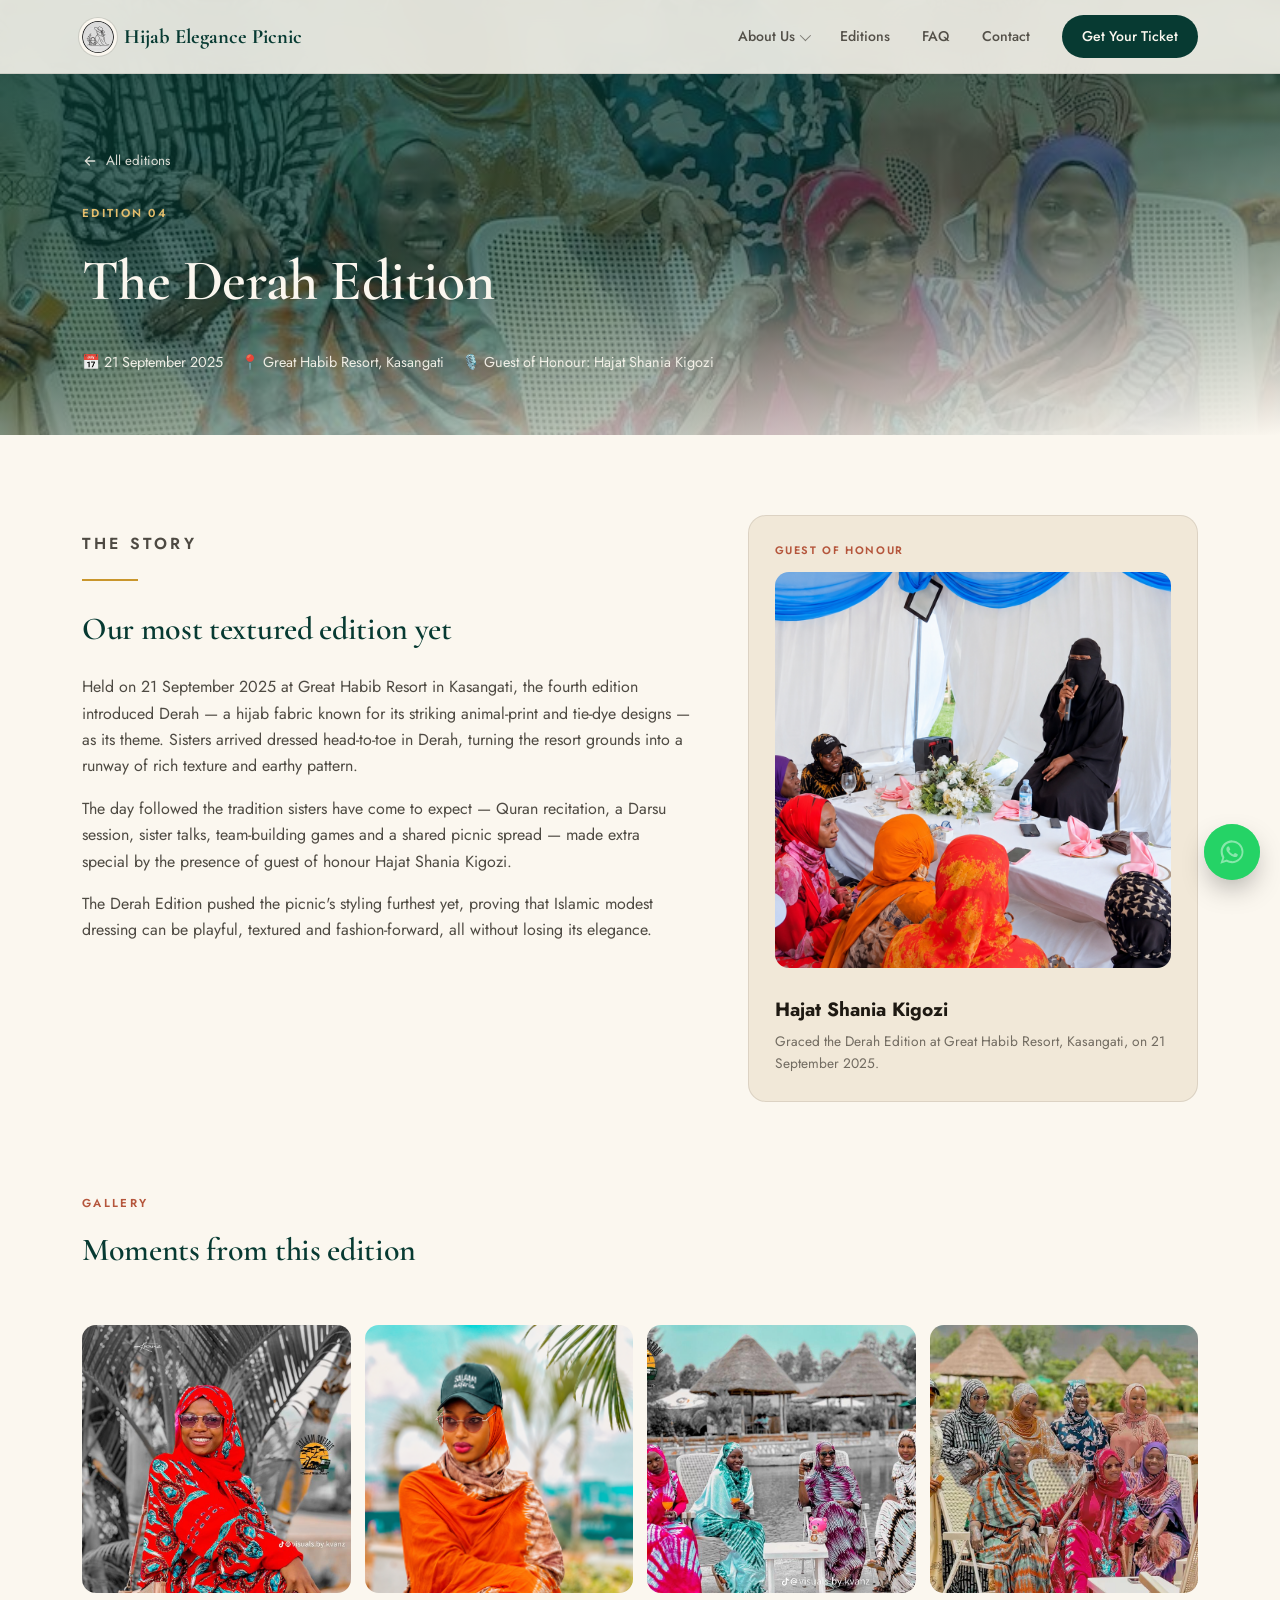
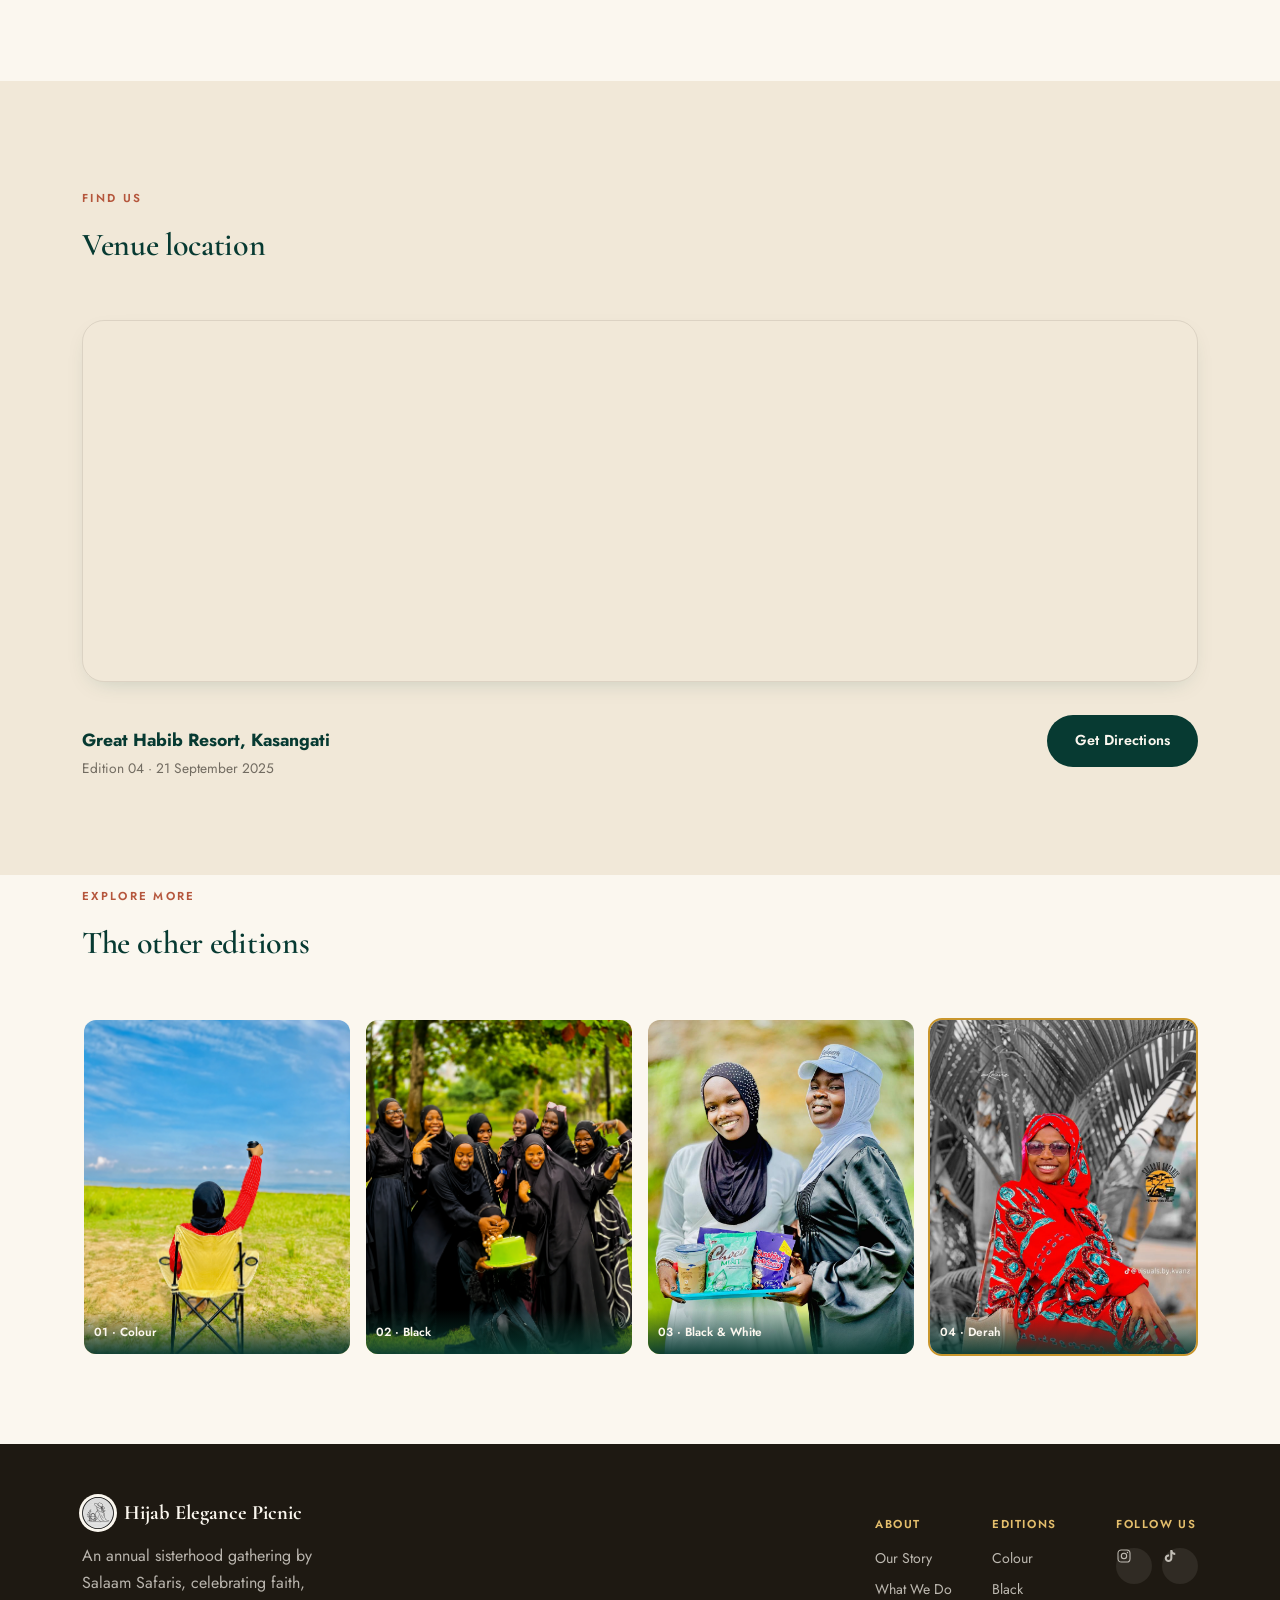
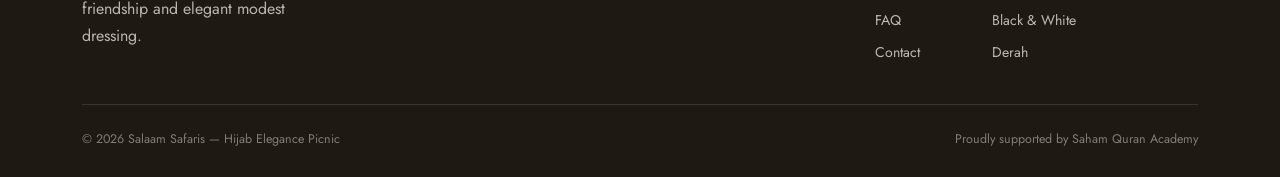
<file: edition-derah.html>
<!DOCTYPE html>
<html lang="en">
<head>
<meta charset="UTF-8">
<meta name="viewport" content="width=device-width, initial-scale=1.0">
<title>The Derah Edition — Edition 04 | Hijab Elegance Picnic</title>
<link rel="icon" type="image/jpeg" href="logo.jpeg">
<link rel="apple-touch-icon" href="logo.jpeg">
<meta property="og:title" content="The Derah Edition — Edition 04 | Hijab Elegance Picnic">
<meta property="og:description" content="Our most textured edition yet — animal-print and tie-dye Derah at Great Habib Resort, Kasangati.">
<meta property="og:image" content="logo.jpeg">
<meta property="og:type" content="website">
<meta name="twitter:card" content="summary_large_image">
<meta name="twitter:image" content="logo.jpeg">
<link rel="stylesheet" href="style.css">
</head>
<body>

<header>
  <nav>
    <a href="index.html" class="brand">
      <span class="mark"><img src="logo.jpeg" alt="Salaam Safaris logo"></span>
      Hijab Elegance Picnic
    </a>
    <button class="navtoggle" id="navToggle" aria-label="Toggle menu">
      <svg width="24" height="24" viewBox="0 0 24 24" fill="none"><path d="M4 6h16M4 12h16M4 18h16" stroke="currentColor" stroke-width="1.8" stroke-linecap="round"/></svg>
    </button>
    <div class="navlinks" id="navLinks">
      <div class="has-dropdown">
        <a href="about.html">About Us <span class="caret"></span></a>
        <div class="dropdown-menu">
          <a href="about.html#story">Our Story</a>
          <a href="about.html#mission">Mission &amp; Vision</a>
          <a href="about.html#activities">What We Do</a>
        </div>
      </div>
      <a href="index.html#editions">Editions</a>
      <a href="index.html#faq">FAQ</a>
      <a href="index.html#contact">Contact</a>
      <a href="upcoming.html" class="nav-cta">Get Your Ticket</a>
    </div>
  </nav>
</header>

<section class="detail-hero">
  <div class="detail-hero-bg">
    <img src="ddddd4.jpeg" alt="The Derah Edition">
  </div>
  <div class="wrap">
    <a href="index.html#editions" class="back-link">
      <svg width="16" height="16" viewBox="0 0 24 24" fill="none"><path d="M19 12H5M11 6l-6 6 6 6" stroke="currentColor" stroke-width="2" stroke-linecap="round" stroke-linejoin="round"/></svg>
      All editions
    </a>
    <p class="eyebrow">Edition 04</p>
    <h1>The Derah Edition</h1>
    <div class="detail-meta">
      <span>📅 21 September 2025</span>
      <span>📍 Great Habib Resort, Kasangati</span>
      <span>🎙️ Guest of Honour: Hajat Shania Kigozi</span>
    </div>
  </div>
</section>

<section class="detail-body">
  <div class="wrap detail-grid">
    <div class="reveal">
      <p class="eyebrow">The Story</p>
      <div class="divider"></div>
      <h2 style="font-size:2rem;margin-bottom:18px;">Our most textured edition yet</h2>
      <p>Held on 21 September 2025 at Great Habib Resort in Kasangati, the fourth edition introduced Derah — a hijab fabric known for its striking animal-print and tie-dye designs — as its theme. Sisters arrived dressed head-to-toe in Derah, turning the resort grounds into a runway of rich texture and earthy pattern.</p>
      <p>The day followed the tradition sisters have come to expect — Quran recitation, a Darsu session, sister talks, team-building games and a shared picnic spread — made extra special by the presence of guest of honour Hajat Shania Kigozi.</p>
      <p>The Derah Edition pushed the picnic's styling furthest yet, proving that Islamic modest dressing can be playful, textured and fashion-forward, all without losing its elegance.</p>
    </div>
    <div class="guest-card reveal">
      <span class="g-label">Guest of Honour</span>
      <div class="guest-photo"><img src="HajatShania.png" alt="Hajat Shania Kigozi"></div>
      <h4>Hajat Shania Kigozi</h4>
      <p>Graced the Derah Edition at Great Habib Resort, Kasangati, on 21 September 2025.</p>
    </div>
  </div>
</section>

<section class="gallery">
  <div class="wrap">
    <div class="section-head reveal">
      <p class="eyebrow">Gallery</p>
      <h2 style="font-size:2rem;">Moments from this edition</h2>
    </div>
    <div class="gallery-grid reveal">
      <a href="#"><img src="ddddd1.jpeg" alt="Derah edition photo 1" loading="lazy" decoding="async"></a>
      <a href="#"><img src="ddddd2.jpeg" alt="Derah edition photo 2" loading="lazy" decoding="async"></a>
      <a href="#"><img src="ddddd3.jpeg" alt="Derah edition photo 3" loading="lazy" decoding="async"></a>
      <a href="#"><img src="ddddd4.jpeg" alt="Derah edition photo 4" loading="lazy" decoding="async"></a>
    </div>
  </div>
</section>

<section class="section-pad tone-sand2">
  <div class="wrap">
    <div class="section-head reveal">
      <p class="eyebrow">Find Us</p>
      <h2 style="font-size:2rem;">Venue location</h2>
    </div>
    <div class="map-wrap reveal">
      <iframe src="https://www.google.com/maps?q=Great+Habib+Resort+Kasangati+Uganda&output=embed" loading="lazy" referrerpolicy="no-referrer-when-downgrade" allowfullscreen title="Great Habib Resort, Kasangati"></iframe>
    </div>
    <div class="map-caption reveal">
      <div>
        <h4>Great Habib Resort, Kasangati</h4>
        <p>Edition 04 · 21 September 2025</p>
      </div>
      <a href="https://www.google.com/maps/search/?api=1&query=Great+Habib+Resort+Kasangati+Uganda" target="_blank" rel="noopener" class="btn btn-dark">Get Directions</a>
    </div>
  </div>
</section>

<section class="edition-switch">
  <div class="wrap">
    <div class="section-head reveal">
      <p class="eyebrow">Explore More</p>
      <h2 style="font-size:2rem;">The other editions</h2>
    </div>
    <div class="switch-grid reveal">
      <a href="edition-colour.html" class="switch-card"><img src="Nakiah.png" alt="Colour edition" loading="lazy" decoding="async"><span class="switch-label">01 · Colour</span></a>
      <a href="edition-black.html" class="switch-card"><img src="bbbbb5.jpg" alt="Black edition" loading="lazy" decoding="async"><span class="switch-label">02 · Black</span></a>
      <a href="edition-bw.html" class="switch-card"><img src="bwbw9.jpg" alt="Black and white edition" loading="lazy" decoding="async"><span class="switch-label">03 · Black &amp; White</span></a>
      <a href="edition-derah.html" class="switch-card current"><img src="ddddd1.jpeg" alt="Derah edition" loading="lazy" decoding="async"><span class="switch-label">04 · Derah</span></a>
    </div>
  </div>
</section>

<footer>
  <div class="wrap">
    <div class="footer-grid">
      <div>
        <a href="index.html" class="brand"><span class="mark"><img src="logo.jpeg" alt="Logo"></span>Hijab Elegance Picnic</a>
        <p style="margin-top:14px;max-width:260px;">An annual sisterhood gathering by Salaam Safaris, celebrating faith, friendship and elegant modest dressing.</p>
      </div>
      <div class="footer-links">
        <div class="footer-col">
          <h5>About</h5>
          <a href="about.html#story">Our Story</a>
          <a href="about.html#activities">What We Do</a>
          <a href="index.html#faq">FAQ</a>
          <a href="index.html#contact">Contact</a>
        </div>
        <div class="footer-col">
          <h5>Editions</h5>
          <a href="edition-colour.html">Colour</a>
          <a href="edition-black.html">Black</a>
          <a href="edition-bw.html">Black &amp; White</a>
          <a href="edition-derah.html">Derah</a>
        </div>
        <div class="footer-col">
          <h5>Follow Us</h5>
          <div class="social-row">
            <a href="https://instagram.com/salaam.safaris" target="_blank" rel="noopener" aria-label="Instagram"><svg viewBox="0 0 24 24" fill="none" stroke="currentColor" stroke-width="1.6"><rect x="3" y="3" width="18" height="18" rx="5"/><circle cx="12" cy="12" r="4"/><circle cx="17.2" cy="6.8" r="1" fill="currentColor" stroke="none"/></svg></a>
            <a href="https://www.tiktok.com/@salaam.safaris?_r=1&_t=ZS-97uSqAKKhfR" target="_blank" rel="noopener" aria-label="TikTok"><svg viewBox="0 0 24 24" fill="currentColor"><path d="M16.6 5.82s.51.5 0 0A4.278 4.278 0 0 1 15.54 3h-3.09v12.4a2.592 2.592 0 0 1-2.59 2.5c-1.42 0-2.6-1.16-2.6-2.6c0-1.72 1.66-3.01 3.37-2.48V9.66c-3.45-.46-6.47 2.22-6.47 5.64c0 3.33 2.76 5.7 5.69 5.7c3.14 0 5.69-2.55 5.69-5.7V9.01a7.35 7.35 0 0 0 4.3 1.38V7.3s-1.88.09-3.24-1.48Z"/></svg></a>
          </div>
        </div>
      </div>
    </div>
    <div class="footer-bottom">
      <span>© 2026 Salaam Safaris — Hijab Elegance Picnic</span>
      <span>Proudly supported by Saham Quran Academy</span>
    </div>
  </div>
</footer>

<a href="https://wa.me/256756549534" target="_blank" rel="noopener" class="wa-float" aria-label="Chat with us on WhatsApp">
  <span class="wa-pulse"></span>
  <svg viewBox="0 0 32 32" fill="#fff"><path d="M16.04 2.67C8.84 2.67 3 8.5 3 15.7c0 2.53.7 4.9 1.93 6.93L2.67 29.33l6.9-2.2a13 13 0 0 0 6.47 1.7h.01c7.2 0 13.04-5.83 13.04-13.03 0-3.48-1.36-6.75-3.82-9.21a12.95 12.95 0 0 0-9.23-3.82zm0 23.7h-.01a10.8 10.8 0 0 1-5.5-1.5l-.4-.24-4.1 1.3 1.3-4-.26-.42a10.7 10.7 0 0 1-1.65-5.71c0-5.94 4.84-10.78 10.79-10.78 2.88 0 5.59 1.12 7.63 3.16a10.72 10.72 0 0 1 3.16 7.63c0 5.94-4.84 10.76-10.96 10.76zm5.9-8.06c-.32-.16-1.9-.94-2.2-1.05-.3-.11-.51-.16-.73.16-.21.32-.84 1.05-1.03 1.26-.19.21-.38.24-.7.08-.32-.16-1.34-.49-2.55-1.57-.94-.84-1.58-1.87-1.76-2.19-.19-.32-.02-.49.14-.65.14-.14.32-.38.48-.56.16-.19.21-.32.32-.54.11-.21.05-.4-.03-.56-.08-.16-.73-1.76-1-2.41-.26-.63-.53-.54-.73-.55h-.62c-.21 0-.56.08-.85.4-.29.32-1.12 1.1-1.12 2.67 0 1.57 1.15 3.09 1.31 3.3.16.21 2.26 3.45 5.47 4.84.76.33 1.36.52 1.82.67.77.24 1.46.21 2.02.13.62-.09 1.9-.78 2.16-1.53.27-.75.27-1.4.19-1.53-.08-.13-.29-.21-.61-.37z"/></svg>
</a>

<script src="script.js"></script>
</body>
</html>
</file>
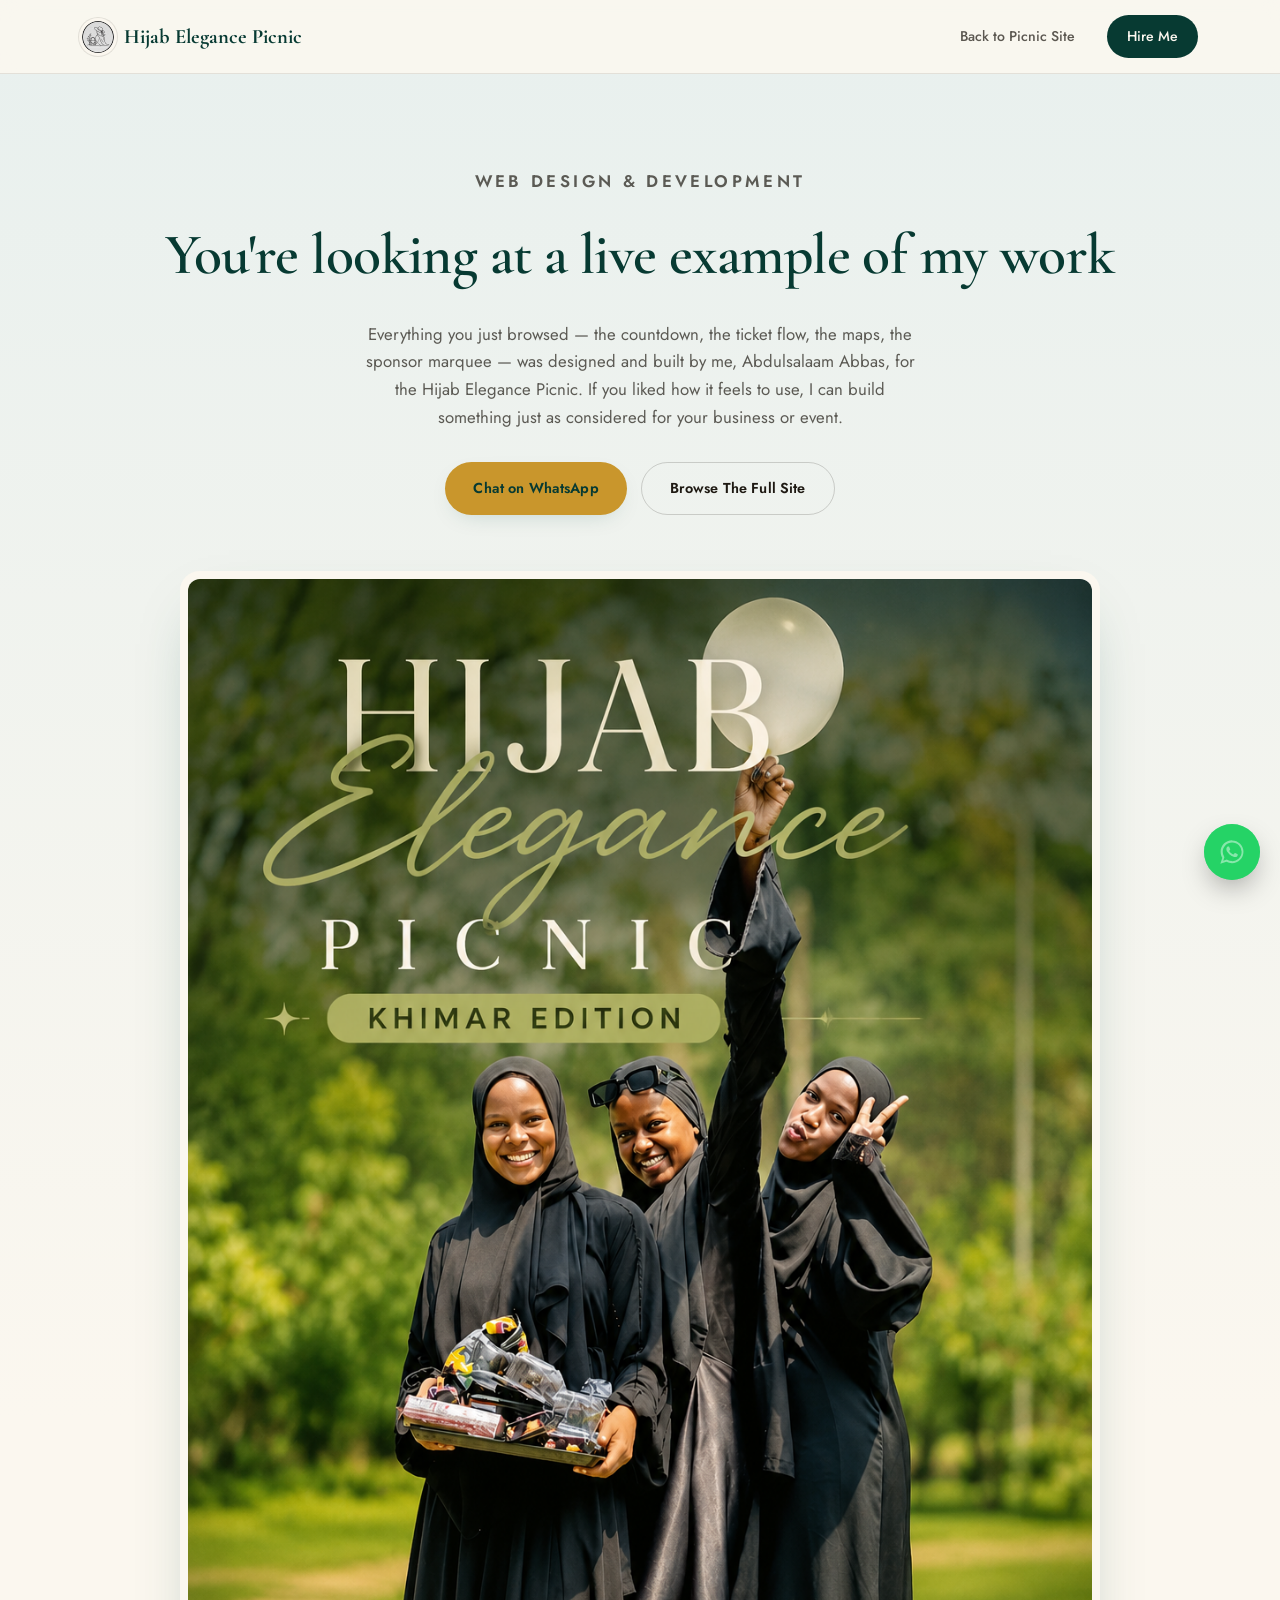
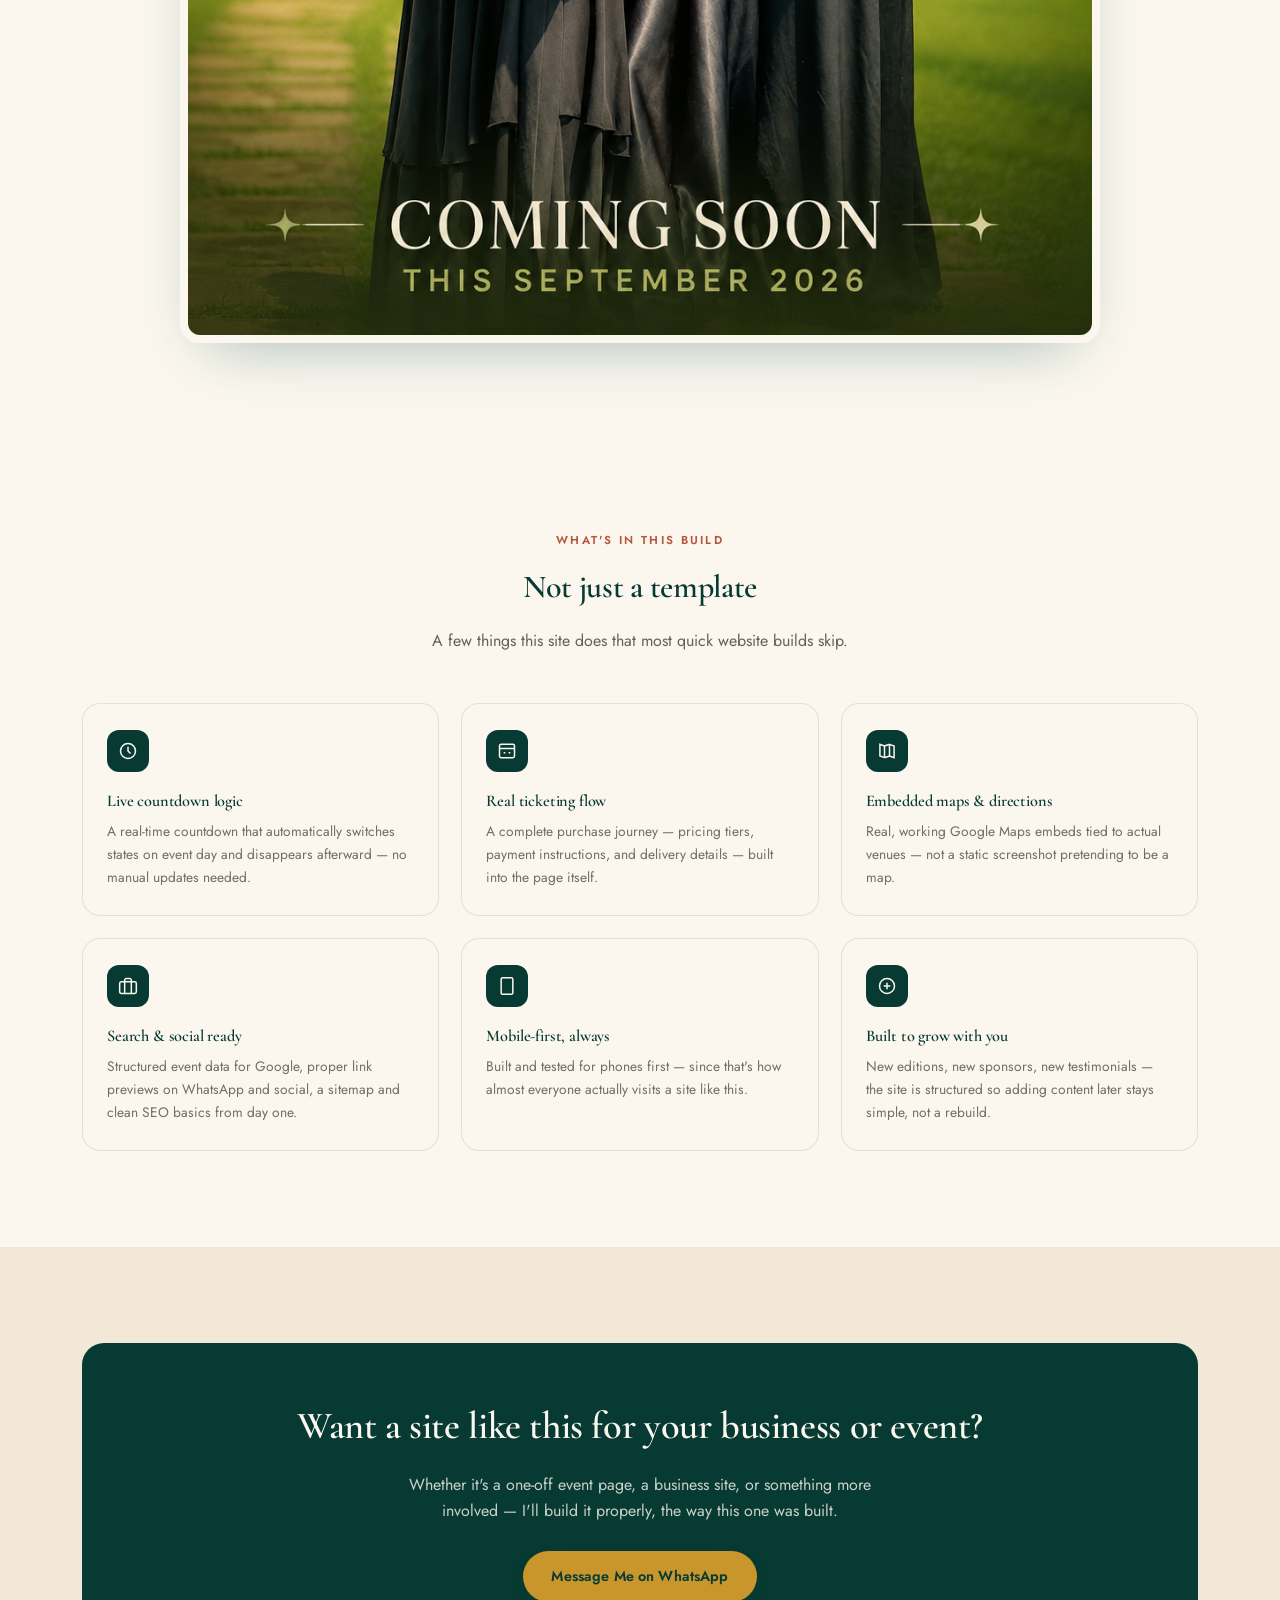
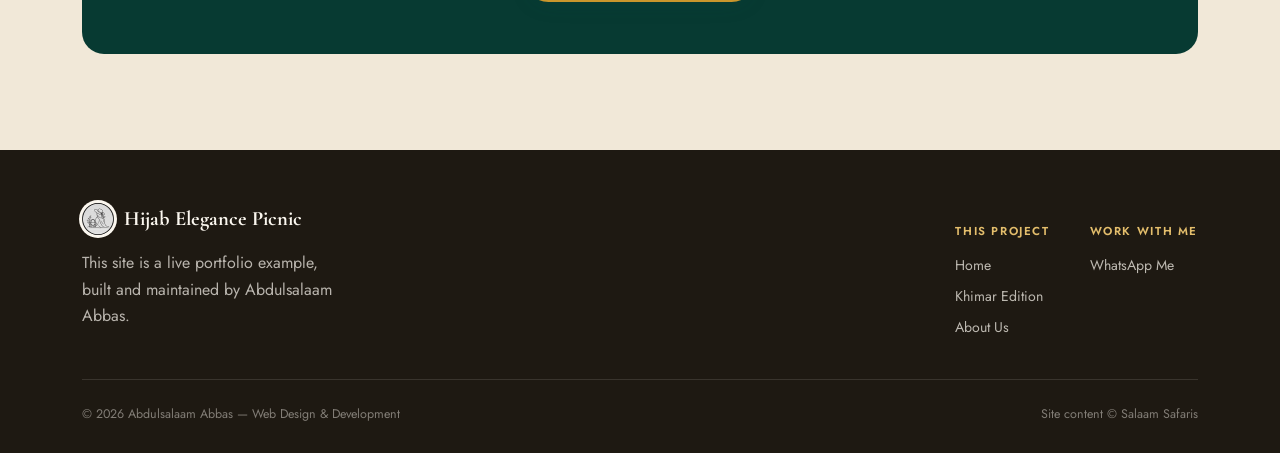
<file: portfolio.html>
<!DOCTYPE html>
<html lang="en">
<head>
<meta charset="UTF-8">
<meta name="viewport" content="width=device-width, initial-scale=1.0">
<title>Web Design by Abdulsalaam Abbas — Sites Built for Real Events &amp; Businesses</title>
<link rel="icon" type="image/jpeg" href="logo.jpeg">
<link rel="apple-touch-icon" href="logo.jpeg">
<meta property="og:title" content="Web Design by Abdulsalaam Abbas">
<meta property="og:description" content="This Hijab Elegance Picnic website — countdown, ticketing, maps and all — was designed and built by Abdulsalaam Abbas. Want one like it?">
<meta property="og:image" content="https://hijabelegancepicnic.org/logo.jpeg">
<meta property="og:url" content="https://hijabelegancepicnic.org/portfolio.html">
<link rel="canonical" href="https://hijabelegancepicnic.org/portfolio.html">
<meta property="og:type" content="website">
<meta name="twitter:card" content="summary_large_image">
<meta name="twitter:image" content="https://hijabelegancepicnic.org/logo.jpeg">
<link rel="stylesheet" href="style.css">
</head>
<body>

<header>
  <nav>
    <a href="index.html" class="brand">
      <span class="mark"><img src="logo.jpeg" alt="Salaam Safaris logo"></span>
      Hijab Elegance Picnic
    </a>
    <button class="navtoggle" id="navToggle" aria-label="Toggle menu">
      <svg width="24" height="24" viewBox="0 0 24 24" fill="none"><path d="M4 6h16M4 12h16M4 18h16" stroke="currentColor" stroke-width="1.8" stroke-linecap="round"/></svg>
    </button>
    <div class="navlinks" id="navLinks">
      <a href="index.html">Back to Picnic Site</a>
      <a href="https://wa.me/256756549534?text=Hi%20Abdulsalaam%2C%20I%20saw%20the%20Hijab%20Elegance%20Picnic%20site%20and%20I%27d%20like%20to%20talk%20about%20a%20website" target="_blank" rel="noopener" class="nav-cta">Hire Me</a>
    </div>
  </nav>
</header>

<section class="dev-hero">
  <div class="wrap">
    <p class="eyebrow">Web Design &amp; Development</p>
    <h1>You're looking at a live example of my work</h1>
    <p>Everything you just browsed — the countdown, the ticket flow, the maps, the sponsor marquee — was designed and built by me, Abdulsalaam Abbas, for the Hijab Elegance Picnic. If you liked how it feels to use, I can build something just as considered for your business or event.</p>
    <div class="dev-hero-ctas">
      <a href="https://wa.me/256756549534?text=Hi%20Abdulsalaam%2C%20I%20saw%20the%20Hijab%20Elegance%20Picnic%20site%20and%20I%27d%20like%20to%20talk%20about%20a%20website" target="_blank" rel="noopener" class="btn btn-primary">Chat on WhatsApp</a>
      <a href="index.html" class="btn btn-ghost">Browse The Full Site</a>
    </div>
    <div class="dev-preview reveal">
      <img src="upcoming.png" alt="Hijab Elegance Picnic website preview">
    </div>
  </div>
</section>

<section class="section-pad">
  <div class="wrap">
    <div class="section-head center reveal">
      <p class="eyebrow">What's In This Build</p>
      <h2 style="font-size:2rem;">Not just a template</h2>
      <p class="lede">A few things this site does that most quick website builds skip.</p>
    </div>
    <div class="dev-features reveal">
      <div class="dev-feature">
        <div class="dev-icon"><svg width="20" height="20" viewBox="0 0 24 24" fill="none" stroke="currentColor" stroke-width="1.8"><circle cx="12" cy="12" r="9"/><path d="M12 7v5l3 3"/></svg></div>
        <h3>Live countdown logic</h3>
        <p>A real-time countdown that automatically switches states on event day and disappears afterward — no manual updates needed.</p>
      </div>
      <div class="dev-feature">
        <div class="dev-icon"><svg width="20" height="20" viewBox="0 0 24 24" fill="none" stroke="currentColor" stroke-width="1.8"><rect x="3" y="4" width="18" height="16" rx="2"/><path d="M3 9h18M8 14h2M14 14h2"/></svg></div>
        <h3>Real ticketing flow</h3>
        <p>A complete purchase journey — pricing tiers, payment instructions, and delivery details — built into the page itself.</p>
      </div>
      <div class="dev-feature">
        <div class="dev-icon"><svg width="20" height="20" viewBox="0 0 24 24" fill="none" stroke="currentColor" stroke-width="1.8"><path d="M9 20l-5.5-2V4L9 6m0 14l6-2m-6 2V6m6 12l5.5 2V6L15 4m0 14V4m0 0L9 6"/></svg></div>
        <h3>Embedded maps &amp; directions</h3>
        <p>Real, working Google Maps embeds tied to actual venues — not a static screenshot pretending to be a map.</p>
      </div>
      <div class="dev-feature">
        <div class="dev-icon"><svg width="20" height="20" viewBox="0 0 24 24" fill="none" stroke="currentColor" stroke-width="1.8"><rect x="2" y="7" width="20" height="14" rx="2"/><path d="M16 21V5a2 2 0 0 0-2-2h-4a2 2 0 0 0-2 2v16"/></svg></div>
        <h3>Search &amp; social ready</h3>
        <p>Structured event data for Google, proper link previews on WhatsApp and social, a sitemap and clean SEO basics from day one.</p>
      </div>
      <div class="dev-feature">
        <div class="dev-icon"><svg width="20" height="20" viewBox="0 0 24 24" fill="none" stroke="currentColor" stroke-width="1.8"><rect x="5" y="2" width="14" height="20" rx="2"/><path d="M12 18h.01"/></svg></div>
        <h3>Mobile-first, always</h3>
        <p>Built and tested for phones first — since that's how almost everyone actually visits a site like this.</p>
      </div>
      <div class="dev-feature">
        <div class="dev-icon"><svg width="20" height="20" viewBox="0 0 24 24" fill="none" stroke="currentColor" stroke-width="1.8"><path d="M8 12h8M12 8v8"/><circle cx="12" cy="12" r="9"/></svg></div>
        <h3>Built to grow with you</h3>
        <p>New editions, new sponsors, new testimonials — the site is structured so adding content later stays simple, not a rebuild.</p>
      </div>
    </div>
  </div>
</section>

<section class="section-pad tone-sand2">
  <div class="wrap">
    <div class="dev-cta reveal">
      <h2>Want a site like this for your business or event?</h2>
      <p>Whether it's a one-off event page, a business site, or something more involved — I'll build it properly, the way this one was built.</p>
      <a href="https://wa.me/256756549534?text=Hi%20Abdulsalaam%2C%20I%20saw%20the%20Hijab%20Elegance%20Picnic%20site%20and%20I%27d%20like%20to%20talk%20about%20a%20website" target="_blank" rel="noopener" class="btn btn-primary">Message Me on WhatsApp</a>
    </div>
  </div>
</section>

<footer>
  <div class="wrap">
    <div class="footer-grid">
      <div>
        <a href="index.html" class="brand"><span class="mark"><img src="logo.jpeg" alt="Logo"></span>Hijab Elegance Picnic</a>
        <p style="margin-top:14px;max-width:260px;">This site is a live portfolio example, built and maintained by Abdulsalaam Abbas.</p>
      </div>
      <div class="footer-links">
        <div class="footer-col">
          <h5>This Project</h5>
          <a href="index.html">Home</a>
          <a href="upcoming.html">Khimar Edition</a>
          <a href="about.html">About Us</a>
        </div>
        <div class="footer-col">
          <h5>Work With Me</h5>
          <a href="https://wa.me/256756549534?text=Hi%20Abdulsalaam%2C%20I%27d%20like%20to%20talk%20about%20a%20website">WhatsApp Me</a>
        </div>
      </div>
    </div>
    <div class="footer-bottom">
      <span>© 2026 Abdulsalaam Abbas — Web Design &amp; Development</span>
      <span>Site content © Salaam Safaris</span>
    </div>
  </div>
</footer>

<a href="https://wa.me/256756549534?text=Hi%20Abdulsalaam%2C%20I%20saw%20the%20Hijab%20Elegance%20Picnic%20site%20and%20I%27d%20like%20to%20talk%20about%20a%20website" target="_blank" rel="noopener" class="wa-float" aria-label="Chat with Abdulsalaam on WhatsApp">
  <span class="wa-pulse"></span>
  <svg viewBox="0 0 32 32" fill="#fff"><path d="M16.04 2.67C8.84 2.67 3 8.5 3 15.7c0 2.53.7 4.9 1.93 6.93L2.67 29.33l6.9-2.2a13 13 0 0 0 6.47 1.7h.01c7.2 0 13.04-5.83 13.04-13.03 0-3.48-1.36-6.75-3.82-9.21a12.95 12.95 0 0 0-9.23-3.82zm0 23.7h-.01a10.8 10.8 0 0 1-5.5-1.5l-.4-.24-4.1 1.3 1.3-4-.26-.42a10.7 10.7 0 0 1-1.65-5.71c0-5.94 4.84-10.78 10.79-10.78 2.88 0 5.59 1.12 7.63 3.16a10.72 10.72 0 0 1 3.16 7.63c0 5.94-4.84 10.76-10.96 10.76zm5.9-8.06c-.32-.16-1.9-.94-2.2-1.05-.3-.11-.51-.16-.73.16-.21.32-.84 1.05-1.03 1.26-.19.21-.38.24-.7.08-.32-.16-1.34-.49-2.55-1.57-.94-.84-1.58-1.87-1.76-2.19-.19-.32-.02-.49.14-.65.14-.14.32-.38.48-.56.16-.19.21-.32.32-.54.11-.21.05-.4-.03-.56-.08-.16-.73-1.76-1-2.41-.26-.63-.53-.54-.73-.55h-.62c-.21 0-.56.08-.85.4-.29.32-1.12 1.1-1.12 2.67 0 1.57 1.15 3.09 1.31 3.3.16.21 2.26 3.45 5.47 4.84.76.33 1.36.52 1.82.67.77.24 1.46.21 2.02.13.62-.09 1.9-.78 2.16-1.53.27-.75.27-1.4.19-1.53-.08-.13-.29-.21-.61-.37z"/></svg>
</a>

<script src="script.js"></script>
</body>
</html>
</file>
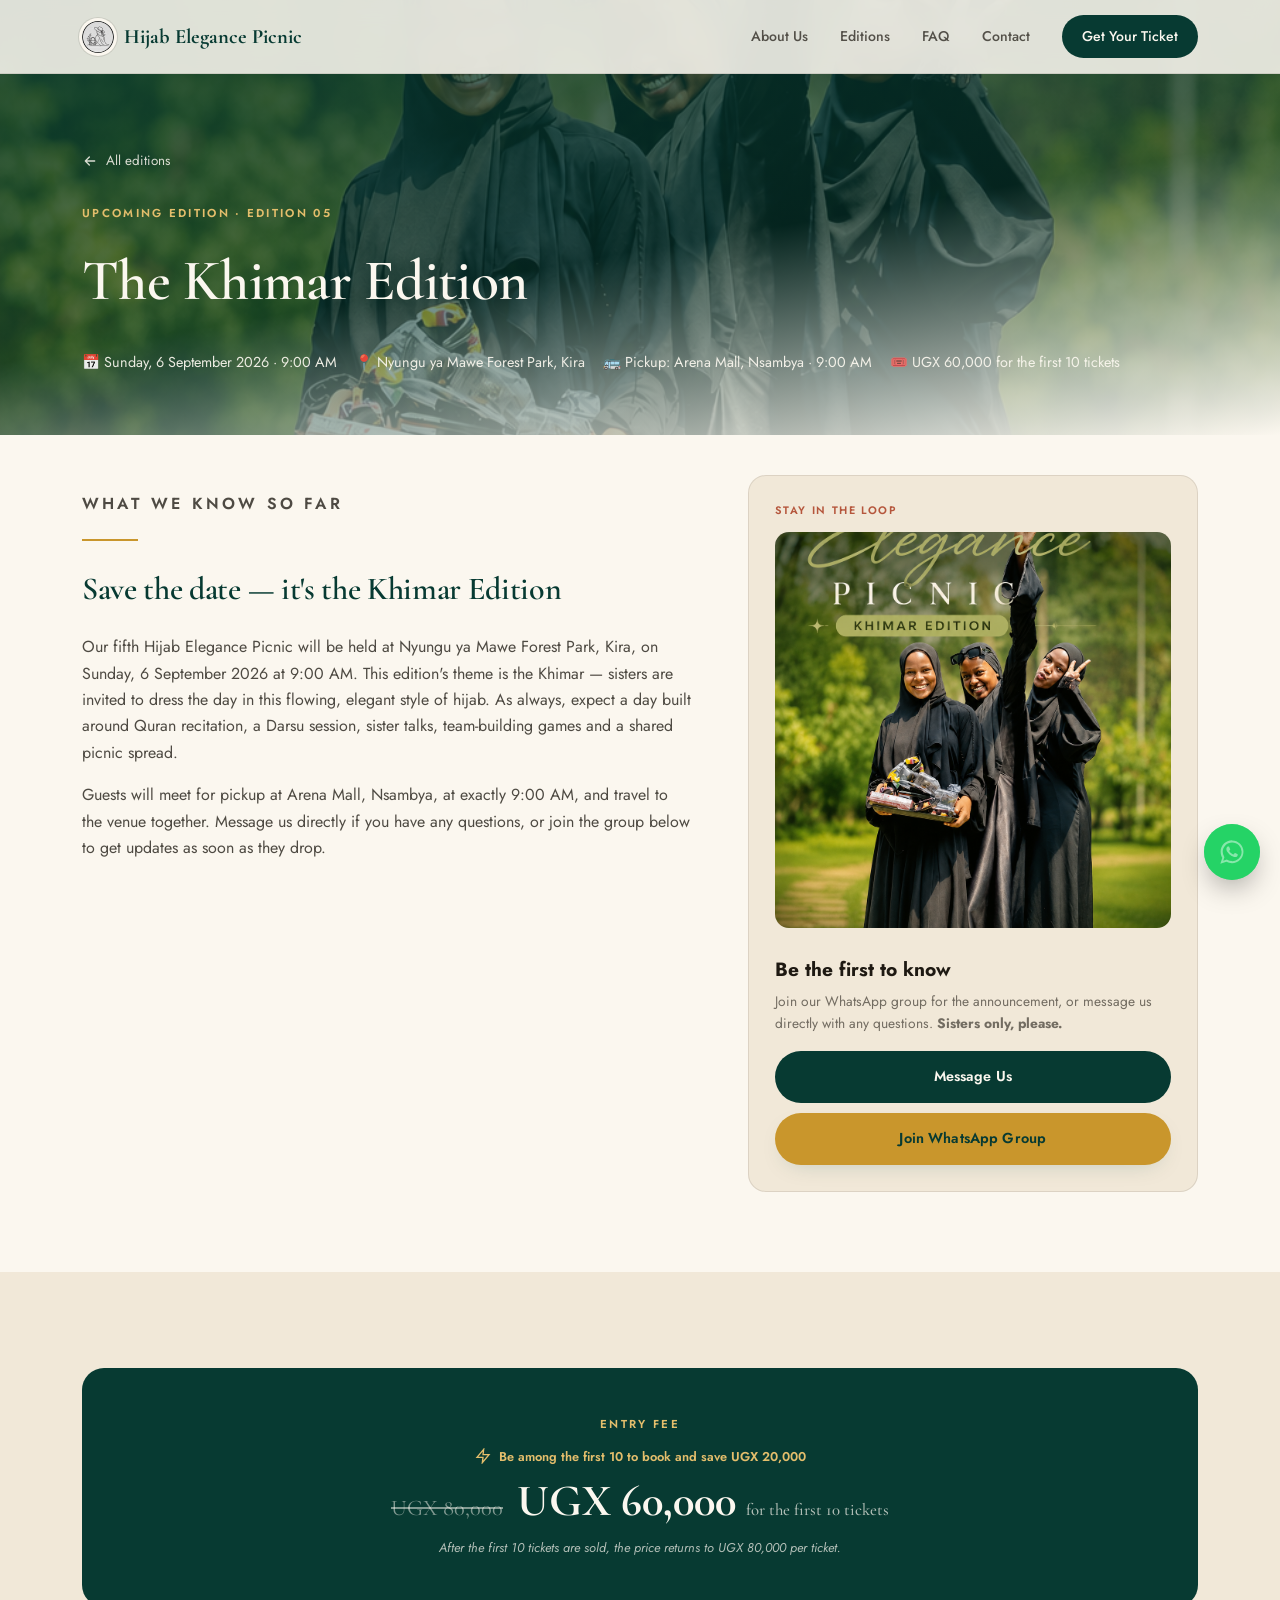
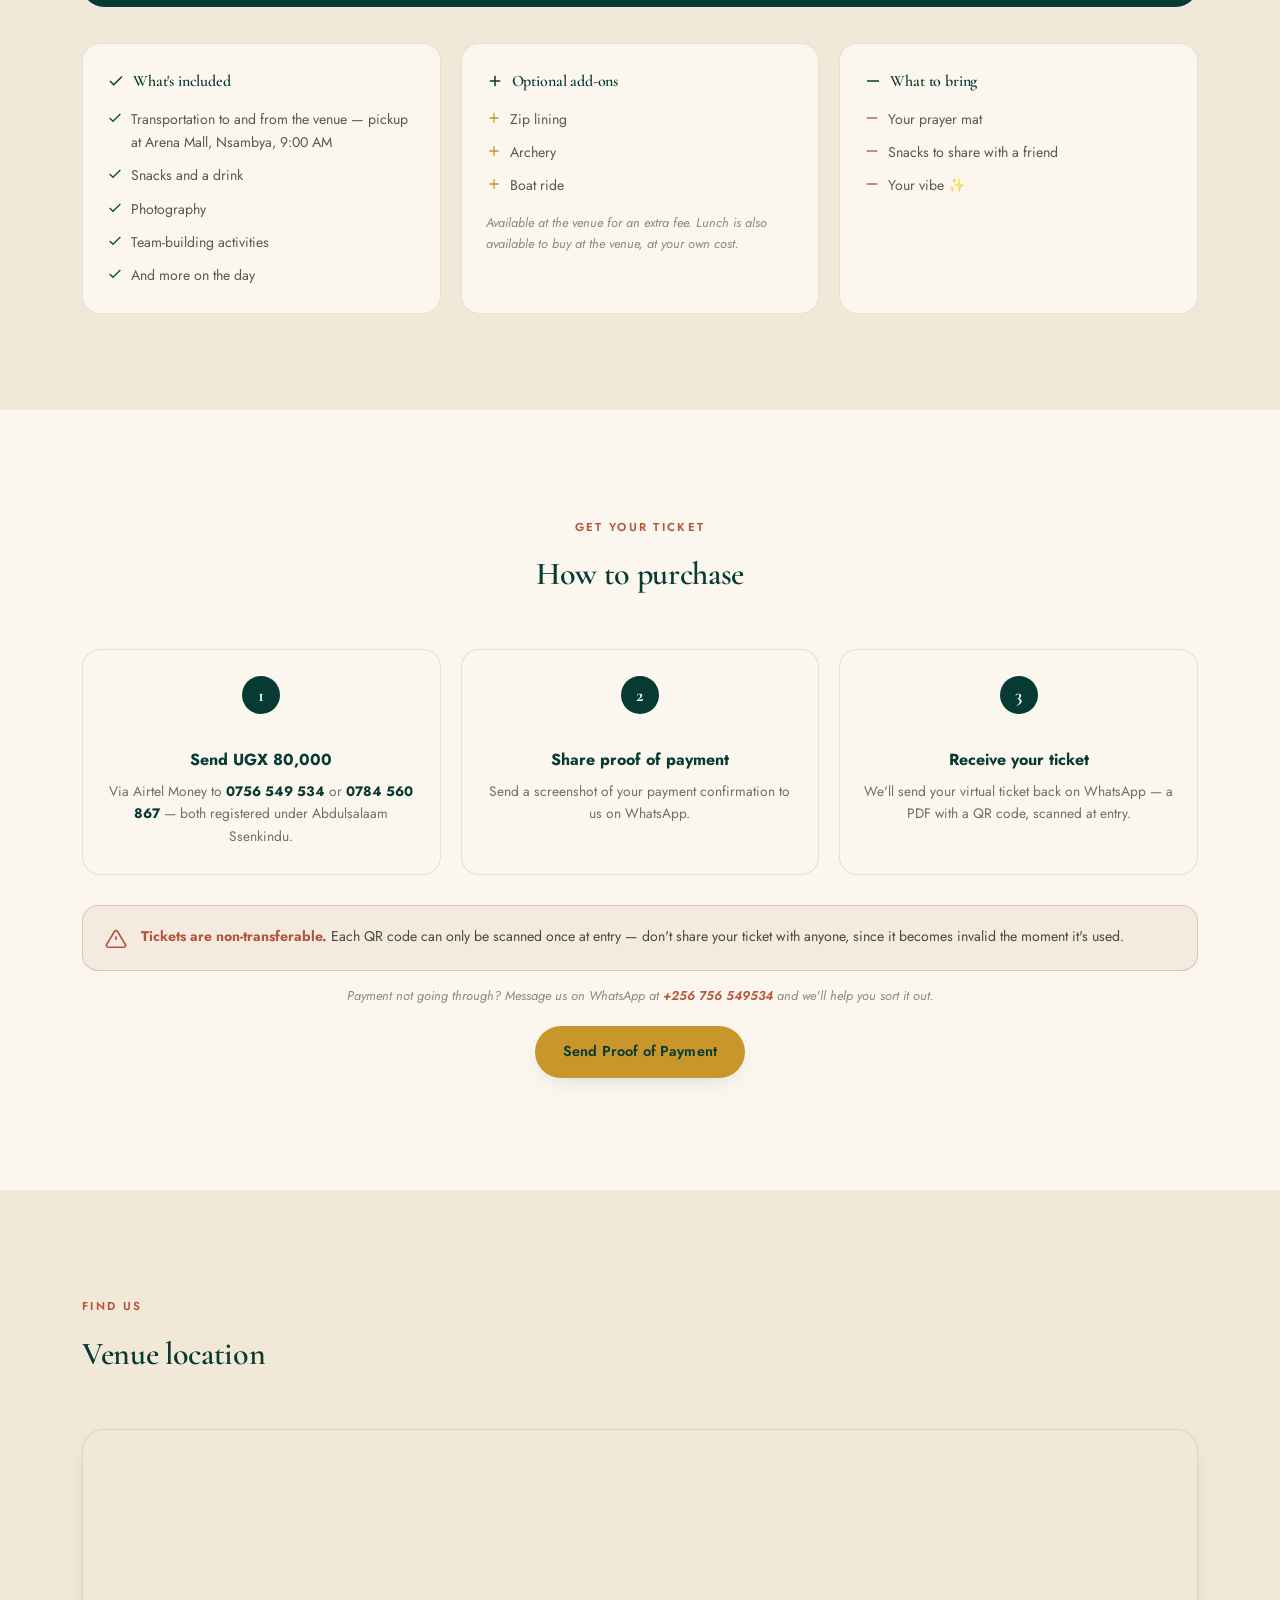
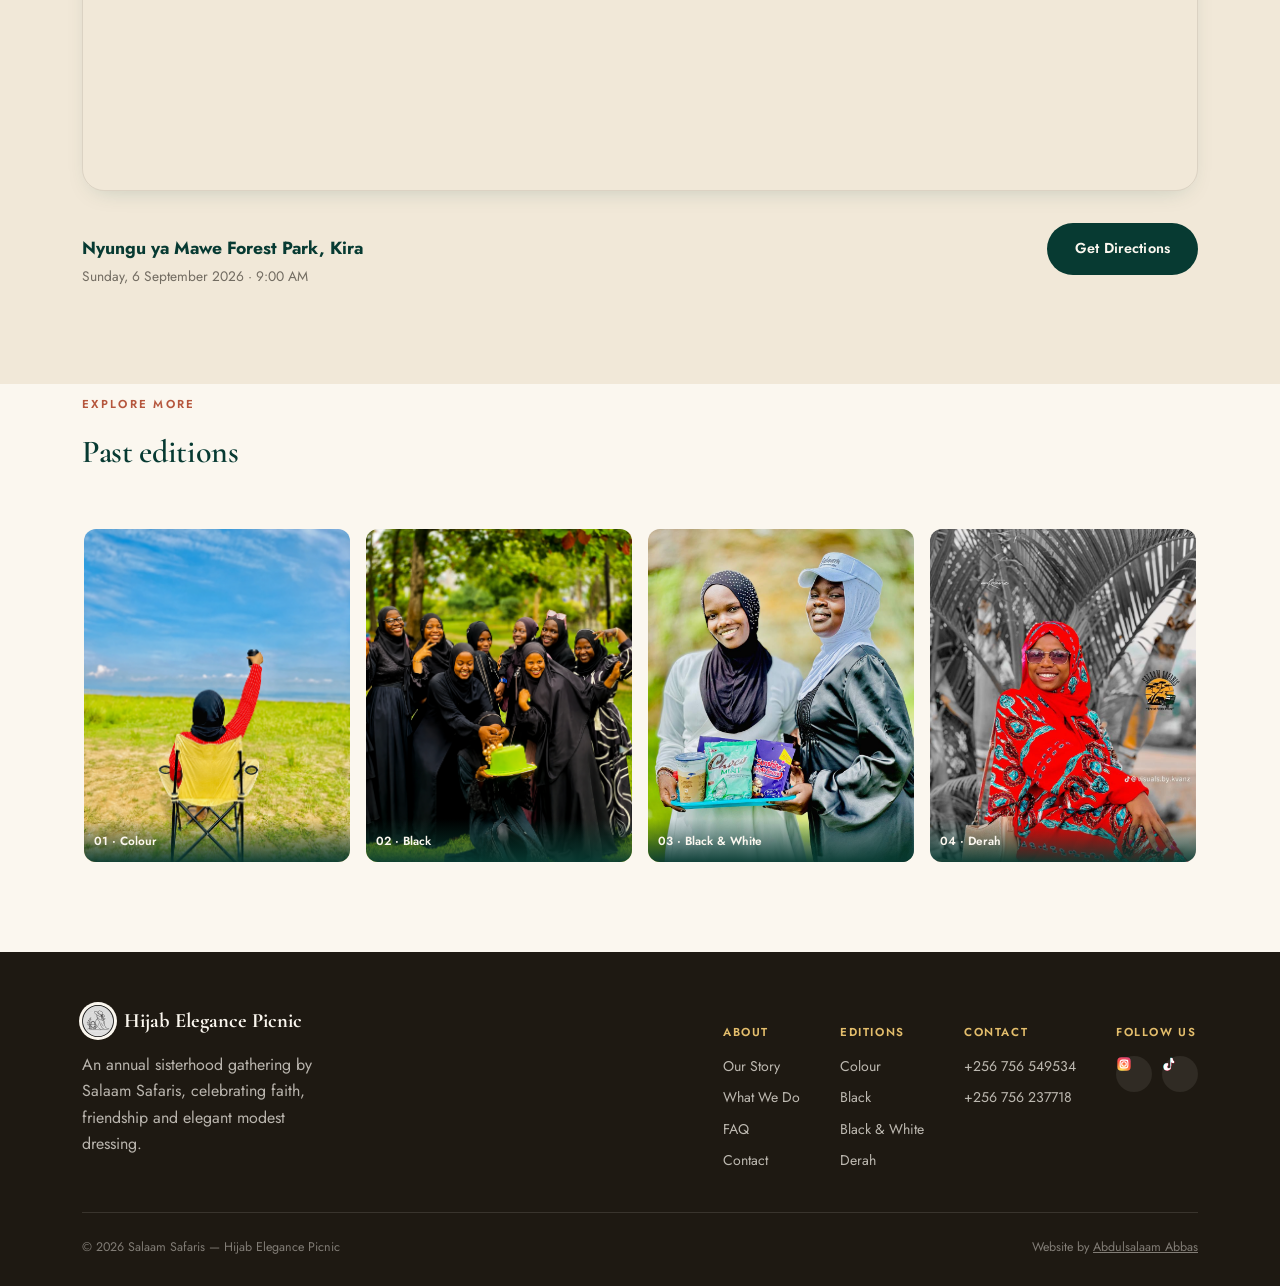
<file: upcoming.html>
<!DOCTYPE html>
<html lang="en">
<head>
<meta charset="UTF-8">
<meta name="viewport" content="width=device-width, initial-scale=1.0">
<title>The Khimar Edition — Get Your Ticket | Hijab Elegance Picnic</title>
<link rel="icon" type="image/jpeg" href="logo.jpeg">
<link rel="apple-touch-icon" href="logo.jpeg">
<meta property="og:title" content="The Khimar Edition — Get Your Ticket | Hijab Elegance Picnic">
<meta property="og:description" content="Sunday, 6 September 2026 at Nyungu ya Mawe Forest Park, Kira. UGX 80,000 per ticket. Pickup at Arena Mall, Nsambya, 9:00 AM.">
<meta property="og:image" content="https://hijabelegancepicnic.org/logo.jpeg">
<meta property="og:url" content="https://hijabelegancepicnic.org/upcoming.html">
<link rel="canonical" href="https://hijabelegancepicnic.org/upcoming.html">
<meta property="og:type" content="website">
<meta name="twitter:card" content="summary_large_image">
<meta name="twitter:image" content="https://hijabelegancepicnic.org/logo.jpeg">
<link rel="stylesheet" href="style.css">
<script type="application/ld+json">
{
  "@context": "https://schema.org",
  "@type": "Event",
  "name": "Hijab Elegance Picnic — The Khimar Edition",
  "startDate": "2026-09-06T09:00:00+03:00",
  "endDate": "2026-09-06T18:00:00+03:00",
  "eventAttendanceMode": "https://schema.org/OfflineEventAttendanceMode",
  "eventStatus": "https://schema.org/EventScheduled",
  "location": {
    "@type": "Place",
    "name": "Nyungu ya Mawe Forest Park",
    "address": {
      "@type": "PostalAddress",
      "addressLocality": "Kira",
      "addressCountry": "UG"
    }
  },
  "image": ["https://hijabelegancepicnic.org/logo.jpeg"],
  "description": "The Hijab Elegance Picnic Khimar Edition — an annual Islamic sisterhood gathering by Salaam Safaris. Sunday 6 September 2026 at Nyungu ya Mawe Forest Park, Kira. Early-bird tickets UGX 60,000 for the first 10 bookings, UGX 80,000 afterward.",
  "offers": {
    "@type": "AggregateOffer",
    "url": "https://hijabelegancepicnic.org/upcoming.html",
    "priceCurrency": "UGX",
    "lowPrice": "60000",
    "highPrice": "80000",
    "availability": "https://schema.org/InStock"
  },
  "organizer": {
    "@type": "Organization",
    "name": "Salaam Safaris",
    "url": "https://hijabelegancepicnic.org/"
  }
}
</script>
</head>
<body>

<header>
  <nav>
    <a href="index.html" class="brand">
      <span class="mark"><img src="logo.jpeg" alt="Salaam Safaris logo"></span>
      Hijab Elegance Picnic
    </a>
    <button class="navtoggle" id="navToggle" aria-label="Toggle menu">
      <svg width="24" height="24" viewBox="0 0 24 24" fill="none"><path d="M4 6h16M4 12h16M4 18h16" stroke="currentColor" stroke-width="1.8" stroke-linecap="round"/></svg>
    </button>
    <div class="navlinks" id="navLinks">
      <a href="about.html">About Us</a>
      <a href="index.html#editions">Editions</a>
      <a href="index.html#faq">FAQ</a>
      <a href="index.html#contact">Contact</a>
      <a href="#tickets" class="nav-cta">Get Your Ticket</a>
    </div>
  </nav>
</header>

<section class="detail-hero">
  <div class="detail-hero-bg">
    <img src="upcoming.png" alt="Upcoming edition">
  </div>
  <div class="wrap">
    <a href="index.html#editions" class="back-link">
      <svg width="16" height="16" viewBox="0 0 24 24" fill="none"><path d="M19 12H5M11 6l-6 6 6 6" stroke="currentColor" stroke-width="2" stroke-linecap="round" stroke-linejoin="round"/></svg>
      All editions
    </a>
    <p class="eyebrow">Upcoming Edition · Edition 05</p>
    <h1>The Khimar Edition</h1>
    <div class="detail-meta">
      <span>📅 Sunday, 6 September 2026 · 9:00 AM</span>
      <span>📍 Nyungu ya Mawe Forest Park, Kira</span>
      <span>🚌 Pickup: Arena Mall, Nsambya · 9:00 AM</span>
      <span>🎟️ UGX 60,000 for the first 10 tickets</span>
    </div>
  </div>
</section>

<div class="wrap" style="margin-top:-40px;position:relative;z-index:5;">
  <div class="countdown-wrap reveal" id="countdownWrap">
    <p class="countdown-label">Counting down to</p>
    <h3 class="countdown-title">The Khimar Edition</h3>
    <div class="countdown-grid">
      <div class="countdown-unit"><div class="countdown-num" id="cdDays">–</div><div class="countdown-unit-label">Days</div></div>
      <div class="countdown-unit"><div class="countdown-num" id="cdHours">–</div><div class="countdown-unit-label">Hours</div></div>
      <div class="countdown-unit"><div class="countdown-num" id="cdMinutes">–</div><div class="countdown-unit-label">Minutes</div></div>
      <div class="countdown-unit"><div class="countdown-num" id="cdSeconds">–</div><div class="countdown-unit-label">Seconds</div></div>
    </div>
    <p class="countdown-today">It's picnic day! See you at Nyungu ya Mawe Forest Park, Kira 🌿</p>
  </div>
</div>

<section class="detail-body">
  <div class="wrap detail-grid">
    <div class="reveal">
      <p class="eyebrow">What We Know So Far</p>
      <div class="divider"></div>
      <h2 style="font-size:2rem;margin-bottom:18px;">Save the date — it's the Khimar Edition</h2>
      <p>Our fifth Hijab Elegance Picnic will be held at Nyungu ya Mawe Forest Park, Kira, on Sunday, 6 September 2026 at 9:00 AM. This edition's theme is the Khimar — sisters are invited to dress the day in this flowing, elegant style of hijab. As always, expect a day built around Quran recitation, a Darsu session, sister talks, team-building games and a shared picnic spread.</p>
      <p>Guests will meet for pickup at Arena Mall, Nsambya, at exactly 9:00 AM, and travel to the venue together. Message us directly if you have any questions, or join the group below to get updates as soon as they drop.</p>
    </div>
    <div class="guest-card reveal">
      <span class="g-label">Stay In The Loop</span>
      <div class="guest-photo"><img src="upcoming.png" alt="Upcoming edition teaser"></div>
      <h4>Be the first to know</h4>
      <p style="margin-bottom:16px;">Join our WhatsApp group for the announcement, or message us directly with any questions. <strong>Sisters only, please.</strong></p>
      <a href="https://wa.me/256756549534?text=Hi%2C%20I%27d%20like%20updates%20on%20the%20upcoming%20Hijab%20Elegance%20Picnic" target="_blank" rel="noopener" class="btn btn-dark" style="width:100%;justify-content:center;margin-bottom:10px;">Message Us</a>
      <a href="https://chat.whatsapp.com/ISmhewDWTvZDfrfrk0DAJQ?mode=gi_t" target="_blank" rel="noopener" class="btn btn-primary" style="width:100%;justify-content:center;">Join WhatsApp Group</a>
    </div>
  </div>
</section>

<section class="section-pad tone-sand2 anchor-offset" id="tickets">
  <div class="wrap">
    <div class="fee-highlight reveal">
      <p class="eyebrow">Entry Fee</p>
      <div class="price-urgent" style="justify-content:center;">
        <svg width="16" height="16" viewBox="0 0 24 24" fill="none" stroke="currentColor" stroke-width="2"><path d="M13 2L3 14h9l-1 8 10-12h-9l1-8z"/></svg>
        Be among the first 10 to book and save UGX 20,000
      </div>
      <div style="display:flex;align-items:baseline;justify-content:center;gap:14px;flex-wrap:wrap;margin-top:6px;">
        <span class="price-old" style="font-size:1.4rem;">UGX 80,000</span>
        <div class="fee-amount" style="margin:0;">UGX 60,000 <span>for the first 10 tickets</span></div>
      </div>
      <p class="fee-note" style="color:rgba(251,247,239,0.7);margin-top:10px;">After the first 10 tickets are sold, the price returns to UGX 80,000 per ticket.</p>
    </div>
    <div class="fee-grid reveal">
      <div class="fee-card included">
        <h3><svg width="18" height="18" viewBox="0 0 24 24" fill="none" stroke="currentColor" stroke-width="2"><path d="M20 6L9 17l-5-5"/></svg>What's included</h3>
        <ul>
          <li><svg width="16" height="16" viewBox="0 0 24 24" fill="none" stroke="currentColor" stroke-width="2"><path d="M20 6L9 17l-5-5"/></svg>Transportation to and from the venue — pickup at Arena Mall, Nsambya, 9:00 AM</li>
          <li><svg width="16" height="16" viewBox="0 0 24 24" fill="none" stroke="currentColor" stroke-width="2"><path d="M20 6L9 17l-5-5"/></svg>Snacks and a drink</li>
          <li><svg width="16" height="16" viewBox="0 0 24 24" fill="none" stroke="currentColor" stroke-width="2"><path d="M20 6L9 17l-5-5"/></svg>Photography</li>
          <li><svg width="16" height="16" viewBox="0 0 24 24" fill="none" stroke="currentColor" stroke-width="2"><path d="M20 6L9 17l-5-5"/></svg>Team-building activities</li>
          <li><svg width="16" height="16" viewBox="0 0 24 24" fill="none" stroke="currentColor" stroke-width="2"><path d="M20 6L9 17l-5-5"/></svg>And more on the day</li>
        </ul>
      </div>
      <div class="fee-card optional">
        <h3><svg width="18" height="18" viewBox="0 0 24 24" fill="none" stroke="currentColor" stroke-width="2"><path d="M12 5v14M5 12h14"/></svg>Optional add-ons</h3>
        <ul>
          <li><svg width="16" height="16" viewBox="0 0 24 24" fill="none" stroke="currentColor" stroke-width="2"><path d="M12 5v14M5 12h14"/></svg>Zip lining</li>
          <li><svg width="16" height="16" viewBox="0 0 24 24" fill="none" stroke="currentColor" stroke-width="2"><path d="M12 5v14M5 12h14"/></svg>Archery</li>
          <li><svg width="16" height="16" viewBox="0 0 24 24" fill="none" stroke="currentColor" stroke-width="2"><path d="M12 5v14M5 12h14"/></svg>Boat ride</li>
        </ul>
        <p class="fee-note">Available at the venue for an extra fee. Lunch is also available to buy at the venue, at your own cost.</p>
      </div>
      <div class="fee-card carry">
        <h3><svg width="18" height="18" viewBox="0 0 24 24" fill="none" stroke="currentColor" stroke-width="2"><path d="M20 12H4"/></svg>What to bring</h3>
        <ul>
          <li><svg width="16" height="16" viewBox="0 0 24 24" fill="none" stroke="currentColor" stroke-width="2"><path d="M20 12H4"/></svg>Your prayer mat</li>
          <li><svg width="16" height="16" viewBox="0 0 24 24" fill="none" stroke="currentColor" stroke-width="2"><path d="M20 12H4"/></svg>Snacks to share with a friend</li>
          <li><svg width="16" height="16" viewBox="0 0 24 24" fill="none" stroke="currentColor" stroke-width="2"><path d="M20 12H4"/></svg>Your vibe ✨</li>
        </ul>
      </div>
    </div>
  </div>
</section>

<section class="section-pad">
  <div class="wrap">
    <div class="section-head center reveal">
      <p class="eyebrow">Get Your Ticket</p>
      <h2 style="font-size:2rem;">How to purchase</h2>
    </div>
    <div class="steps-grid reveal">
      <div class="step-card">
        <div class="step-num">1</div>
        <h4>Send UGX 80,000</h4>
        <p>Via Airtel Money to <strong>0756 549 534</strong> or <strong>0784 560 867</strong> — both registered under Abdulsalaam Ssenkindu.</p>
      </div>
      <div class="step-card">
        <div class="step-num">2</div>
        <h4>Share proof of payment</h4>
        <p>Send a screenshot of your payment confirmation to us on WhatsApp.</p>
      </div>
      <div class="step-card">
        <div class="step-num">3</div>
        <h4>Receive your ticket</h4>
        <p>We'll send your virtual ticket back on WhatsApp — a PDF with a QR code, scanned at entry.</p>
      </div>
    </div>
    <div class="warning-box reveal" style="margin-bottom:14px;">
      <svg width="22" height="22" viewBox="0 0 24 24" fill="none" stroke="currentColor" stroke-width="1.8"><path d="M12 9v4M12 17h.01M10.29 3.86L1.82 18a2 2 0 0 0 1.71 3h16.94a2 2 0 0 0 1.71-3L13.71 3.86a2 2 0 0 0-3.42 0z"/></svg>
      <p><strong>Tickets are non-transferable.</strong> Each QR code can only be scanned once at entry — don't share your ticket with anyone, since it becomes invalid the moment it's used.</p>
    </div>
    <p class="fee-note reveal" style="text-align:center;">Payment not going through? Message us on WhatsApp at <a href="https://wa.me/256756549534" target="_blank" rel="noopener" style="color:var(--henna);font-weight:600;">+256 756 549534</a> and we'll help you sort it out.</p>
    <p style="text-align:center;margin-top:20px;">
      <a href="https://wa.me/256756549534?text=Hi%2C%20I%27ve%20sent%20payment%20for%20a%20Hijab%20Elegance%20Picnic%20ticket.%20Here%27s%20my%20proof%20of%20payment%3A" target="_blank" rel="noopener" class="btn btn-primary">Send Proof of Payment</a>
    </p>
  </div>
</section>

<section class="section-pad tone-sand2">
  <div class="wrap">
    <div class="section-head reveal">
      <p class="eyebrow">Find Us</p>
      <h2 style="font-size:2rem;">Venue location</h2>
    </div>
    <div class="map-wrap reveal">
      <iframe src="https://www.google.com/maps?q=Nyungu+ya+Mawe+Forest+Park+Kira+Uganda&output=embed" loading="lazy" referrerpolicy="no-referrer-when-downgrade" allowfullscreen title="Nyungu ya Mawe Forest Park, Kira"></iframe>
    </div>
    <div class="map-caption reveal">
      <div>
        <h4>Nyungu ya Mawe Forest Park, Kira</h4>
        <p>Sunday, 6 September 2026 · 9:00 AM</p>
      </div>
      <a href="https://www.google.com/maps/search/?api=1&query=Nyungu+ya+Mawe+Forest+Park+Kira+Uganda" target="_blank" rel="noopener" class="btn btn-dark">Get Directions</a>
    </div>
  </div>
</section>

<section class="edition-switch section-pad">
  <div class="wrap">
    <div class="section-head reveal">
      <p class="eyebrow">Explore More</p>
      <h2 style="font-size:2rem;">Past editions</h2>
    </div>
    <div class="switch-grid reveal">
      <a href="edition-colour.html" class="switch-card"><img src="Nakiah.png" alt="Colour edition" loading="lazy" decoding="async"><span class="switch-label">01 · Colour</span></a>
      <a href="edition-black.html" class="switch-card"><img src="bbbbb5.jpg" alt="Black edition" loading="lazy" decoding="async"><span class="switch-label">02 · Black</span></a>
      <a href="edition-bw.html" class="switch-card"><img src="bwbw9.jpg" alt="Black and white edition" loading="lazy" decoding="async"><span class="switch-label">03 · Black &amp; White</span></a>
      <a href="edition-derah.html" class="switch-card"><img src="ddddd1.jpeg" alt="Derah edition" loading="lazy" decoding="async"><span class="switch-label">04 · Derah</span></a>
    </div>
  </div>
</section>

<footer>
  <div class="wrap">
    <div class="footer-grid">
      <div>
        <a href="index.html" class="brand"><span class="mark"><img src="logo.jpeg" alt="Logo"></span>Hijab Elegance Picnic</a>
        <p style="margin-top:14px;max-width:260px;">An annual sisterhood gathering by Salaam Safaris, celebrating faith, friendship and elegant modest dressing.</p>
      </div>
      <div class="footer-links">
        <div class="footer-col">
          <h5>About</h5>
          <a href="about.html#story">Our Story</a>
          <a href="about.html#activities">What We Do</a>
          <a href="index.html#faq">FAQ</a>
          <a href="index.html#contact">Contact</a>
        </div>
        <div class="footer-col">
          <h5>Editions</h5>
          <a href="edition-colour.html">Colour</a>
          <a href="edition-black.html">Black</a>
          <a href="edition-bw.html">Black &amp; White</a>
          <a href="edition-derah.html">Derah</a>
        </div>
        <div class="footer-col">
          <h5>Contact</h5>
          <a href="tel:+256756549534">+256 756 549534</a>
          <a href="tel:+256756237718">+256 756 237718</a>
        </div>
        <div class="footer-col">
          <h5>Follow Us</h5>
          <div class="social-row">
            <a href="https://instagram.com/salaam.safaris" target="_blank" rel="noopener" aria-label="Instagram">
              <svg viewBox="0 0 24 24" width="18" height="18"><defs><radialGradient id="igGrad" cx="30%" cy="107%" r="150%"><stop offset="0%" stop-color="#FFDD55"/><stop offset="10%" stop-color="#FFDD55"/><stop offset="50%" stop-color="#FF543E"/><stop offset="100%" stop-color="#C837AB"/></radialGradient></defs><rect x="2" y="2" width="20" height="20" rx="6" fill="url(#igGrad)"/><rect x="6.2" y="6.2" width="11.6" height="11.6" rx="3.6" fill="none" stroke="#fff" stroke-width="1.6"/><circle cx="12" cy="12" r="3.4" fill="none" stroke="#fff" stroke-width="1.6"/><circle cx="17.15" cy="6.85" r="1.15" fill="#fff"/></svg>
            </a>
            <a href="https://www.tiktok.com/@salaam.safaris?_r=1&_t=ZS-97uSqAKKhfR" target="_blank" rel="noopener" aria-label="TikTok">
              <svg viewBox="0 0 24 24" width="18" height="18"><path d="M16.75 5.82c-.62-.68-1-1.57-1.06-2.54v-.28h-2.94v13.1c0 1.36-1.1 2.46-2.46 2.46a2.46 2.46 0 0 1-1.16-4.63v-3.02a5.46 5.46 0 0 0-1.3-.16A5.5 5.5 0 1 0 13.4 15.9a5.4 5.4 0 0 0 .35-1.94V9.28a7.9 7.9 0 0 0 4.35 1.31V7.66c-.53 0-1.15-.16-1.35-.28" fill="#25F4EE" transform="translate(-0.4,-0.3)"/><path d="M16.75 5.82c-.62-.68-1-1.57-1.06-2.54v-.28h-2.94v13.1c0 1.36-1.1 2.46-2.46 2.46a2.46 2.46 0 0 1-1.16-4.63v-3.02a5.46 5.46 0 0 0-1.3-.16A5.5 5.5 0 1 0 13.4 15.9a5.4 5.4 0 0 0 .35-1.94V9.28a7.9 7.9 0 0 0 4.35 1.31V7.66c-.53 0-1.15-.16-1.35-.28" fill="#FE2C55" transform="translate(0.4,0.3)"/><path d="M16.75 5.82c-.62-.68-1-1.57-1.06-2.54v-.28h-2.94v13.1c0 1.36-1.1 2.46-2.46 2.46a2.46 2.46 0 0 1-1.16-4.63v-3.02a5.46 5.46 0 0 0-1.3-.16A5.5 5.5 0 1 0 13.4 15.9a5.4 5.4 0 0 0 .35-1.94V9.28a7.9 7.9 0 0 0 4.35 1.31V7.66c-.53 0-1.15-.16-1.35-.28" fill="#fff"/></svg>
            </a>
          </div>
        </div>
      </div>
    </div>
    <div class="footer-bottom">
      <span>© 2026 Salaam Safaris — Hijab Elegance Picnic</span>
      <span>Website by <a href="portfolio.html" style="color:inherit;text-decoration:underline;">Abdulsalaam Abbas</a></span>
    </div>
  </div>
</footer>

<a href="https://wa.me/256756549534" target="_blank" rel="noopener" class="wa-float" aria-label="Chat with us on WhatsApp">
  <span class="wa-pulse"></span>
  <svg viewBox="0 0 32 32" fill="#fff"><path d="M16.04 2.67C8.84 2.67 3 8.5 3 15.7c0 2.53.7 4.9 1.93 6.93L2.67 29.33l6.9-2.2a13 13 0 0 0 6.47 1.7h.01c7.2 0 13.04-5.83 13.04-13.03 0-3.48-1.36-6.75-3.82-9.21a12.95 12.95 0 0 0-9.23-3.82zm0 23.7h-.01a10.8 10.8 0 0 1-5.5-1.5l-.4-.24-4.1 1.3 1.3-4-.26-.42a10.7 10.7 0 0 1-1.65-5.71c0-5.94 4.84-10.78 10.79-10.78 2.88 0 5.59 1.12 7.63 3.16a10.72 10.72 0 0 1 3.16 7.63c0 5.94-4.84 10.76-10.96 10.76zm5.9-8.06c-.32-.16-1.9-.94-2.2-1.05-.3-.11-.51-.16-.73.16-.21.32-.84 1.05-1.03 1.26-.19.21-.38.24-.7.08-.32-.16-1.34-.49-2.55-1.57-.94-.84-1.58-1.87-1.76-2.19-.19-.32-.02-.49.14-.65.14-.14.32-.38.48-.56.16-.19.21-.32.32-.54.11-.21.05-.4-.03-.56-.08-.16-.73-1.76-1-2.41-.26-.63-.53-.54-.73-.55h-.62c-.21 0-.56.08-.85.4-.29.32-1.12 1.1-1.12 2.67 0 1.57 1.15 3.09 1.31 3.3.16.21 2.26 3.45 5.47 4.84.76.33 1.36.52 1.82.67.77.24 1.46.21 2.02.13.62-.09 1.9-.78 2.16-1.53.27-.75.27-1.4.19-1.53-.08-.13-.29-.21-.61-.37z"/></svg>
</a>

<script src="script.js"></script>
</body>
</html>
</file>
<file: style.css>
@import url('https://fonts.googleapis.com/css2?family=Cormorant+Garamond:ital,wght@0,400;0,500;0,600;0,700;1,500;1,600&family=Jost:wght@300;400;500;600;700&display=swap');

:root{
  --emerald: #0B4F45;
  --emerald-deep: #073A32;
  --emerald-pale: #E8F0EE;
  --gold: #C9962C;
  --gold-light: #E4BE6C;
  --henna: #B5563C;
  --sand: #FBF7EF;
  --sand-2: #F1E8D8;
  --sand-3: #EADFC9;
  --ink: #1E1912;
  --rose: #E7C8C0;
  --line: rgba(30,25,18,0.10);
  --shadow-sm: 0 8px 24px -12px rgba(11,79,69,0.25);
  --shadow: 0 24px 60px -28px rgba(11,79,69,0.4);
  --radius: 22px;
}

*{box-sizing:border-box;}
html{scroll-behavior:smooth;}
body{margin:0;background:var(--sand);color:var(--ink);font-family:'Jost',sans-serif;font-weight:400;line-height:1.65;-webkit-font-smoothing:antialiased;overflow-x:hidden;}
h1,h2,h3,.display{font-family:'Cormorant Garamond',serif;font-weight:600;color:var(--emerald-deep);margin:0;letter-spacing:-0.01em;}
a{color:inherit;text-decoration:none;}
img{max-width:100%;display:block;}
ul{margin:0;padding:0;}
.eyebrow{font-family:'Jost',sans-serif;text-transform:uppercase;letter-spacing:0.2em;font-size:0.72rem;color:var(--henna);font-weight:600;}
.wrap{max-width:1180px;margin:0 auto;padding:0 32px;}
section{position:relative;}
.section-pad{padding:96px 0;}
@media (max-width:700px){.section-pad{padding:64px 0;}}
.tone-sand2{background:var(--sand-2);}
.divider{width:56px;height:2px;background:var(--gold);margin:22px 0;}
.center{text-align:center;margin-left:auto;margin-right:auto;}

.reveal{opacity:0;transform:translateY(22px);transition:opacity .7s ease, transform .7s ease;}
.reveal.in{opacity:1;transform:translateY(0);}
@media (prefers-reduced-motion: reduce){.reveal{opacity:1;transform:none;transition:none;}html{scroll-behavior:auto;}}

.section-head{max-width:600px;margin-bottom:48px;}
.section-head.center{max-width:560px;}
.section-head h2{font-size:clamp(1.9rem,4vw,2.5rem);margin-top:8px;}
.section-head p.lede{margin-top:14px;font-size:1rem;color:rgba(30,25,18,0.68);}

/* ---------- BUTTONS ---------- */
.btn{display:inline-flex;align-items:center;gap:8px;padding:14px 28px;border-radius:999px;font-size:0.9rem;font-weight:600;letter-spacing:0.01em;transition:transform .22s ease, box-shadow .22s ease, background .22s ease;cursor:pointer;border:none;font-family:'Jost',sans-serif;}
.btn-primary{background:var(--gold);color:var(--emerald-deep);box-shadow:var(--shadow-sm);}
.btn-primary:hover{transform:translateY(-2px);background:var(--gold-light);}
.btn-ghost{background:transparent;color:inherit;border:1.5px solid rgba(30,25,18,0.18);}
.btn-ghost:hover{border-color:var(--emerald-deep);}
.btn-dark{background:var(--emerald-deep);color:var(--sand);}
.btn-dark:hover{transform:translateY(-2px);background:var(--emerald);}
.btn-sm{padding:10px 18px;font-size:0.82rem;}

/* ---------- NAV ---------- */
header{position:fixed;top:0;left:0;right:0;z-index:100;background:rgba(251,247,239,0.88);backdrop-filter:blur(12px);border-bottom:1px solid var(--line);}
nav{display:flex;align-items:center;justify-content:space-between;max-width:1180px;margin:0 auto;padding:15px 32px;}
.brand{font-family:'Cormorant Garamond',serif;font-size:1.28rem;font-weight:700;color:var(--emerald-deep);display:flex;align-items:center;gap:10px;}
.brand .mark{width:32px;height:32px;border-radius:50%;overflow:hidden;flex-shrink:0;box-shadow:0 0 0 3px var(--sand), 0 0 0 4px var(--line);}
.brand .mark img{width:100%;height:100%;object-fit:cover;}
.navlinks{display:flex;align-items:center;gap:32px;}
.navlinks a{font-size:0.88rem;font-weight:500;color:var(--ink);opacity:0.72;transition:opacity .2s ease, color .2s ease;}
.navlinks a:hover{opacity:1;color:var(--henna);}
.nav-cta{background:var(--emerald-deep);color:var(--sand)!important;padding:10px 20px;border-radius:999px;opacity:1!important;font-weight:600;}
.nav-cta:hover{background:var(--emerald);}
.navtoggle{display:none;background:none;border:none;cursor:pointer;color:var(--emerald-deep);}
@media (max-width:820px){
  .navlinks{position:absolute;top:100%;left:0;right:0;background:var(--sand);flex-direction:column;align-items:stretch;gap:0;max-height:0;overflow:hidden;border-bottom:1px solid var(--line);transition:max-height .35s ease;}
  .navlinks.open{max-height:380px;}
  .navlinks a{padding:15px 32px;border-top:1px solid var(--line);}
  .nav-cta{margin:14px 32px;text-align:center;justify-content:center;display:block;}
  .navtoggle{display:block;}
}
.has-dropdown{position:relative;}
.has-dropdown > a{display:flex;align-items:center;gap:5px;}
.has-dropdown .caret{width:8px;height:8px;border-right:1.5px solid currentColor;border-bottom:1.5px solid currentColor;transform:rotate(45deg) translateY(-2px);transition:transform .2s ease;opacity:0.7;}
.dropdown-menu{position:absolute;top:100%;left:50%;transform:translateX(-50%) translateY(8px);background:var(--sand);border:1px solid var(--line);border-radius:16px;box-shadow:var(--shadow);padding:10px;min-width:190px;opacity:0;visibility:hidden;transition:opacity .2s ease, transform .2s ease, visibility .2s ease;}
.has-dropdown:hover .dropdown-menu{opacity:1;visibility:visible;transform:translateX(-50%) translateY(0);}
.has-dropdown:hover .caret{transform:rotate(225deg) translateY(2px);}
.dropdown-menu a{display:block;padding:10px 14px;border-radius:10px;font-size:0.86rem;opacity:1;color:var(--ink);}
.dropdown-menu a:hover{background:var(--sand-2);color:var(--henna);}
@media (max-width:820px){
  .has-dropdown{display:flex;flex-direction:column;}
  .has-dropdown > a{justify-content:space-between;}
  .dropdown-menu{position:static;transform:none;opacity:1;visibility:visible;box-shadow:none;border:none;background:var(--sand-2);border-radius:0;padding:0;max-height:0;overflow:hidden;transition:max-height .3s ease;}
  .has-dropdown.open .dropdown-menu{max-height:220px;}
  .has-dropdown.open .caret{transform:rotate(225deg) translateY(2px);}
  .dropdown-menu a{padding:14px 44px;border-bottom:1px solid var(--line);}
}

/* ---------- HERO ---------- */
.hero{position:relative;padding:150px 0 0;overflow:hidden;isolation:isolate;}
.hero-bg{position:absolute;inset:0;z-index:-2;}
.hero-bg img{width:100%;height:100%;object-fit:cover;}
.hero-bg::after{content:"";position:absolute;inset:0;background:linear-gradient(165deg, rgba(7,58,50,0.82) 0%, rgba(7,58,50,0.6) 50%, var(--sand) 96%);}
.hero *{color:var(--sand);}
.hero .eyebrow{color:var(--gold-light);}
.hero h1 em{font-style:italic;color:var(--gold-light);}
.hero-inner{display:grid;grid-template-columns:1.25fr 0.9fr;gap:48px;align-items:center;padding-bottom:64px;}
@media (max-width:900px){.hero-inner{grid-template-columns:1fr;padding-bottom:48px;}}
.hero h1{font-size:clamp(2.5rem,5.6vw,4.4rem);line-height:1.03;}
.hero p.sub{margin-top:20px;max-width:460px;font-size:1.05rem;color:rgba(251,247,239,0.88)!important;}
.hero-ctas{margin-top:30px;display:flex;gap:14px;flex-wrap:wrap;}

.drape{position:relative;aspect-ratio:1/1;border-radius:50%;overflow:hidden;box-shadow:var(--shadow);animation:fadeUp 1s ease both;width:100%;max-width:360px;margin-left:auto;}
@keyframes fadeUp{from{opacity:0;transform:translateY(18px) scale(.98);}to{opacity:1;transform:none;}}
.drape .quadrant{position:absolute;width:50%;height:50%;overflow:hidden;}
.drape .quadrant img{width:100%;height:100%;object-fit:cover;}
.q-color{top:0;left:0;background:var(--rose);}
.q-black{top:0;right:0;background:var(--ink);}
.q-bw{bottom:0;left:0;background:var(--sand-2);}
.q-derah{bottom:0;right:0;background:var(--gold);}
.drape::after{content:"";position:absolute;inset:0;border-radius:50%;box-shadow:inset 0 0 0 1px rgba(255,255,255,0.22);pointer-events:none;}
.drape-center{position:absolute;top:50%;left:50%;transform:translate(-50%,-50%);width:36%;height:36%;border-radius:50%;background:var(--emerald-deep);display:flex;align-items:center;justify-content:center;text-align:center;box-shadow:0 8px 24px rgba(0,0,0,0.32);z-index:2;overflow:hidden;}
.drape-center img{position:absolute;inset:0;width:100%;height:100%;object-fit:cover;filter:brightness(0.5) saturate(1.1);}
.drape-center span{position:relative;z-index:2;font-family:'Cormorant Garamond',serif;font-style:italic;font-size:0.76rem;color:var(--sand);line-height:1.2;padding:0 4px;font-weight:700;}
@media (max-width:900px){.drape{margin:0 auto;width:100%;max-width:300px;}}

/* ---------- QUICK FACTS BAR ---------- */
.quickfacts-wrap{position:relative;z-index:5;margin-top:-46px;}
.quickfacts{background:var(--sand);border-radius:20px;box-shadow:var(--shadow);display:grid;grid-template-columns:repeat(4,1fr);overflow:hidden;}
@media (max-width:820px){.quickfacts{grid-template-columns:repeat(2,1fr);}}
.qf-item{padding:20px 14px;border-right:1px solid var(--line);text-align:center;}
.qf-item:last-child{border-right:none;}
@media (max-width:820px){.qf-item:nth-child(2){border-right:none;}.qf-item:nth-child(odd){border-right:1px solid var(--line);}.qf-item{border-bottom:1px solid var(--line);}.qf-item:nth-last-child(-n+2){border-bottom:none;}}
.qf-label{font-size:0.62rem;letter-spacing:0.12em;text-transform:uppercase;color:var(--henna);font-weight:600;margin-bottom:6px;}
.qf-value{font-family:'Cormorant Garamond',serif;font-weight:700;font-size:1.1rem;color:var(--emerald-deep);word-break:break-word;}
@media (max-width:420px){.qf-value{font-size:0.95rem;}.qf-item{padding:16px 10px;}}
.qf-item.qf-cta{background:var(--emerald-deep);display:flex;align-items:center;justify-content:center;}
.qf-item.qf-cta a{color:var(--sand);font-weight:600;font-size:0.86rem;display:flex;align-items:center;gap:6px;}

/* ---------- STATS STRIP ---------- */
.stats-strip{background:var(--emerald-deep);padding:52px 0;}
.stats-grid{display:grid;grid-template-columns:repeat(3,1fr);gap:24px;text-align:center;max-width:640px;margin:0 auto;}
@media (max-width:600px){.stats-grid{gap:12px;}}
.stat-num{font-family:'Cormorant Garamond',serif;font-weight:700;font-size:2.6rem;color:var(--gold-light);line-height:1;}
.stat-label{margin-top:8px;font-size:0.74rem;letter-spacing:0.12em;text-transform:uppercase;color:rgba(251,247,239,0.75);}
@media (max-width:420px){.stat-num{font-size:1.9rem;}.stat-label{font-size:0.6rem;letter-spacing:0.04em;}}

/* ---------- ABOUT: PILLARS / MISSION / ACTIVITIES ---------- */
.about-grid{display:grid;grid-template-columns:1fr 1fr;gap:60px;align-items:start;}
@media (max-width:860px){.about-grid{grid-template-columns:1fr;gap:36px;}}
.about-grid p{color:rgba(30,25,18,0.78);font-size:1.02rem;margin-bottom:16px;}
.pillars{display:flex;flex-direction:column;gap:16px;}
.pillar{display:flex;gap:16px;padding:18px 20px;background:var(--sand);border:1px solid var(--line);border-radius:16px;}
.pillar .num{font-family:'Cormorant Garamond',serif;font-size:1.5rem;font-style:italic;font-weight:700;color:var(--gold);min-width:30px;}
.pillar h3{font-size:1.08rem;font-family:'Jost';font-weight:600;color:var(--emerald-deep);margin-bottom:3px;}
.pillar p{margin:0;font-size:0.88rem;color:rgba(30,25,18,0.65);}

.mv-grid{display:grid;grid-template-columns:1fr 1fr;gap:24px;}
@media (max-width:760px){.mv-grid{grid-template-columns:1fr;}}
.mv-card{padding:40px 36px;border-radius:var(--radius);position:relative;overflow:hidden;}
.mv-card.mission{background:var(--emerald-deep);color:var(--sand);}
.mv-card.vision{background:var(--henna);color:var(--sand);}
.mv-card .mv-icon{width:50px;height:50px;border-radius:14px;background:rgba(251,247,239,0.15);display:flex;align-items:center;justify-content:center;margin-bottom:20px;}
.mv-card h3{color:var(--sand);font-size:1.5rem;margin-bottom:12px;}
.mv-card p{margin:0;font-size:1rem;color:rgba(251,247,239,0.9);}
.mv-card .mv-tag{font-size:0.68rem;letter-spacing:0.16em;text-transform:uppercase;color:rgba(251,247,239,0.65);margin-bottom:8px;display:block;}

.activities-layout{
    display:grid;
    grid-template-columns:1.15fr .85fr;
    gap:28px;
    margin-top:3rem;
    align-items:stretch;
}

.activity-image{
    background:var(--sand);
    padding:10px;
    border:1px solid var(--line);
    border-radius:22px;
    box-shadow:var(--shadow-sm);
    overflow:hidden;
    aspect-ratio:16/9;
    transition:.3s ease;
}

.activity-image:hover{
    transform:translateY(-4px);
}

.activity-image img{
    width:100%;
    height:100%;
    object-fit:cover;
    border-radius:16px;
    transition:transform .6s ease;
}

.activity-image:hover img{
    transform:scale(1.05);
}

.activity-list{
    background:var(--sand);
    border:1px solid var(--line);
    border-radius:22px;
    padding:32px;
    display:flex;
    flex-direction:column;
    justify-content:center;
    gap:18px;
    box-shadow:var(--shadow-sm);
    transition:.3s ease;
}

.activity-list:hover{
    transform:translateY(-4px);
}

.activity-list div{
    display:flex;
    align-items:center;
    font-family:'Jost',sans-serif;
    font-size:1rem;
    font-weight:600;
    color:var(--emerald-deep);
    line-height:1.6;
}

.activity-list div::before{
    content:"";
    width:10px;
    height:10px;
    border-radius:50%;
    background:var(--emerald-deep);
    margin-right:15px;
    flex-shrink:0;
}

@media (max-width:900px){

    .activities-layout{
        grid-template-columns:1fr;
        gap:22px;
    }

    .activity-image{
        aspect-ratio:16/10;
    }

    .activity-list{
        padding:26px;
    }
}

@media (max-width:600px){

    .activity-image,
    .activity-list{
        border-radius:18px;
    }

    .activity-image{
        padding:8px;
        aspect-ratio:16/10;
    }

    .activity-image img{
        border-radius:12px;
    }

    .activity-list{
        padding:22px;
        gap:16px;
    }

    .activity-list div{
        font-size:.95rem;
    }
}

.about-subnav{position:sticky;top:65px;z-index:50;background:var(--sand);border-bottom:1px solid var(--line);}
.about-subnav .wrap{display:flex;gap:8px;padding:14px 32px;overflow-x:auto;}
.about-subnav a{flex-shrink:0;padding:9px 18px;border-radius:999px;font-size:0.84rem;font-weight:500;color:var(--emerald-deep);border:1px solid var(--line);white-space:nowrap;transition:background .2s ease, color .2s ease, border-color .2s ease;}
.about-subnav a:hover{background:var(--emerald-deep);color:var(--sand);border-color:var(--emerald-deep);}
.anchor-offset{scroll-margin-top:140px;}
.about-hero{padding:150px 0 56px;text-align:center;}
.about-hero .eyebrow{justify-content:center;display:flex;}
.about-hero h1{font-size:clamp(2.2rem,4.6vw,3.2rem);margin-top:10px;}
.about-hero p{max-width:500px;margin:16px auto 0;color:rgba(30,25,18,0.7);font-size:1rem;}

/* ---------- PAST EDITIONS (overlay cards) ---------- */
.editions-strip{background:var(--emerald-deep);}
.editions-strip .section-head h2{color:var(--sand);}
.editions-strip .eyebrow{color:var(--gold-light);}
.edition-grid{display:grid;grid-template-columns:repeat(4,1fr);gap:18px;}
@media (max-width:920px){.edition-grid{grid-template-columns:repeat(2,1fr);}}
@media (max-width:560px){.edition-grid{grid-template-columns:1fr;}}
.edition-card{position:relative;border-radius:18px;overflow:hidden;aspect-ratio:3/4;display:block;box-shadow:var(--shadow-sm);}
.edition-card img{position:absolute;inset:0;width:100%;height:100%;object-fit:cover;transition:transform .5s ease;}
.edition-card:hover img{transform:scale(1.07);}
.edition-card::after{content:"";position:absolute;inset:0;background:linear-gradient(0deg, rgba(7,26,22,0.92) 0%, rgba(7,26,22,0.35) 55%, transparent 80%);}
.edition-card-body{position:absolute;left:0;right:0;bottom:0;padding:20px;z-index:2;}
.edition-tag{display:inline-block;font-size:0.62rem;letter-spacing:0.16em;text-transform:uppercase;color:var(--gold-light);border:1px solid rgba(228,190,108,0.5);padding:3px 10px;border-radius:999px;margin-bottom:10px;}
.edition-card-body h3{font-family:'Cormorant Garamond',serif;font-size:1.25rem;color:var(--sand);margin-bottom:4px;}
.edition-card-body p{margin:0;font-size:0.76rem;color:rgba(251,247,239,0.8);}

/* ---------- SPONSORS MARQUEE ---------- */
.marquee-wrap{overflow:hidden;position:relative;-webkit-mask-image:linear-gradient(90deg, transparent, #000 8%, #000 92%, transparent);mask-image:linear-gradient(90deg, transparent, #000 8%, #000 92%, transparent);}
.marquee-track{display:flex;gap:56px;width:max-content;animation:marqueeScroll 22s linear infinite;}
.marquee-wrap:hover .marquee-track{animation-play-state:paused;}
@keyframes marqueeScroll{from{transform:translateX(0);}to{transform:translateX(-50%);}}
.marquee-logo{height:64px;display:flex;align-items:center;justify-content:center;flex-shrink:0;}
.marquee-logo img{height:400%;width:auto;max-width:160px;object-fit:contain;}
.sponsor-cta{text-align:center;margin-top:36px;}
.sponsor-cta p{margin:0 0 16px;color:rgba(30,25,18,0.65);font-size:0.92rem;}

/* ---------- TESTIMONIAL ROTATOR ---------- */
.testi-rotator{max-width:640px;margin:0 auto;position:relative;min-height:180px;}
.testi-slide{
  background:var(--sand);border:1px solid var(--line);border-radius:18px;padding:32px 34px;
  display:flex;flex-direction:column;gap:16px;text-align:center;align-items:center;
  position:absolute;inset:0;opacity:0;transition:opacity .6s ease;
}
.testi-slide.active{position:relative;opacity:1;}
.testi-rotator .testi-quote{font-size:1.25rem;}
.testi-dots{display:flex;justify-content:center;gap:8px;margin-top:22px;}
.testi-dot{width:8px;height:8px;border-radius:50%;background:var(--line);border:none;cursor:pointer;padding:0;transition:background .25s ease, transform .25s ease;}
.testi-dot.active{background:var(--gold);transform:scale(1.3);}

/* ---------- SPONSORS ---------- */
.sponsors-grid{display:flex;flex-wrap:wrap;gap:20px;justify-content:center;}
.sponsor-card{background:var(--sand);border:1px solid var(--line);border-radius:18px;padding:28px 34px;display:flex;flex-direction:column;align-items:center;gap:12px;min-width:210px;text-align:center;transition:transform .3s ease, box-shadow .3s ease;}
.sponsor-card:hover{transform:translateY(-4px);box-shadow:var(--shadow-sm);}
.sponsor-logo{width:72px;height:72px;border-radius:16px;overflow:hidden;background:var(--sand-2);display:flex;align-items:center;justify-content:center;}
.sponsor-logo img{width:100%;height:100%;object-fit:contain;}
.sponsor-card h4{font-size:1rem;color:var(--emerald-deep);}
.sponsor-card p{margin:0;font-size:0.8rem;color:rgba(30,25,18,0.58);}
.sponsor-become{border:1.5px dashed var(--line);background:transparent;justify-content:center;}
.sponsor-become .sponsor-logo{border:1.5px dashed var(--gold);background:transparent;}

/* ---------- MAP ---------- */
.map-wrap{border-radius:var(--radius);overflow:hidden;box-shadow:var(--shadow-sm);border:1px solid var(--line);}
.map-wrap iframe{width:100%;height:360px;border:0;display:block;}
.map-caption{display:flex;align-items:center;justify-content:space-between;flex-wrap:wrap;gap:14px;margin-top:20px;}
.map-caption h4{font-size:1.1rem;color:var(--emerald-deep);margin-bottom:2px;}
.map-caption p{margin:0;font-size:0.86rem;color:rgba(30,25,18,0.6);}

/* ---------- TESTIMONIALS ---------- */
.testi-grid{display:grid;grid-template-columns:repeat(3,1fr);gap:20px;}
@media (max-width:860px){.testi-grid{grid-template-columns:1fr;}}
.testi-card{background:var(--sand);border:1px solid var(--line);border-radius:18px;padding:28px 26px;display:flex;flex-direction:column;gap:16px;}
.testi-quote{font-family:'Cormorant Garamond',serif;font-style:italic;font-size:1.15rem;color:var(--emerald-deep);line-height:1.4;}
.testi-quote::before{content:"“";color:var(--gold);}
.testi-quote::after{content:"”";color:var(--gold);}
.testi-person{display:flex;align-items:center;gap:12px;margin-top:auto;}
.testi-avatar{width:42px;height:42px;border-radius:50%;overflow:hidden;flex-shrink:0;}
.testi-avatar img{width:100%;height:100%;object-fit:cover;}
.testi-person .name{font-size:0.9rem;font-weight:600;color:var(--emerald-deep);}
.testi-person .role{font-size:0.76rem;color:rgba(30,25,18,0.5);}
.testi-add{text-align:center;margin-top:36px;}
.testi-form{max-width:500px;margin:22px auto 0;background:var(--sand);border:1px solid var(--line);border-radius:18px;padding:28px;display:none;flex-direction:column;gap:13px;text-align:left;}
.testi-form.open{display:flex;}
.testi-form label{font-size:0.8rem;font-weight:600;color:var(--emerald-deep);margin-bottom:-7px;}
.testi-form input, .testi-form textarea{padding:12px 14px;border-radius:10px;border:1px solid var(--line);font-family:'Jost';font-size:0.9rem;background:var(--sand-2);color:var(--ink);resize:vertical;}
.testi-form textarea{min-height:88px;}
.testi-status{font-size:0.84rem;margin-top:2px;}

/* ---------- FAQ ---------- */
.faq-list{max-width:740px;margin:0 auto;display:flex;flex-direction:column;gap:12px;}
.faq-item{background:var(--sand);border:1px solid var(--line);border-radius:14px;overflow:hidden;}
.faq-q{width:100%;text-align:left;padding:20px 24px;background:none;border:none;cursor:pointer;display:flex;align-items:center;justify-content:space-between;gap:16px;font-family:'Jost';font-size:0.98rem;font-weight:600;color:var(--emerald-deep);}
.faq-q .plus{font-size:1.25rem;color:var(--gold);transition:transform .3s ease;flex-shrink:0;}
.faq-item.open .plus{transform:rotate(45deg);}
.faq-a{max-height:0;overflow:hidden;transition:max-height .35s ease;}
.faq-a-inner{padding:0 24px 20px;font-size:0.9rem;color:rgba(30,25,18,0.65);}

/* ---------- CONTACT / CTA ---------- */
.contact-grid{display:grid;grid-template-columns:repeat(auto-fit, minmax(250px, 1fr));gap:20px;}
.contact-card{padding:32px 30px;border-radius:18px;display:flex;flex-direction:column;gap:12px;background:var(--sand);border:1px solid var(--line);}
.contact-card .c-icon{width:46px;height:46px;border-radius:13px;display:flex;align-items:center;justify-content:center;background:#25D366;}
.contact-card h3{font-size:1.2rem;color:var(--emerald-deep);}
.contact-card p{margin:0;font-size:0.88rem;color:rgba(30,25,18,0.62);}
.contact-card .btn{margin-top:4px;align-self:flex-start;}
.contact-card .social-row{margin-top:auto;padding-top:4px;}

/* ---------- SOCIAL ICONS ---------- */
.social-row{display:flex;gap:10px;margin-top:14px;}
.social-row a{width:36px;height:36px;border-radius:50%;display:flex;align-items:center;justify-content:center;background:rgba(251,247,239,0.08);color:rgba(251,247,239,0.85);transition:background .2s ease, transform .2s ease, color .2s ease;}
.social-row a:hover{background:var(--gold);color:var(--emerald-deep);transform:translateY(-2px);}
.social-row svg{width:16px;height:16px;}
.contact-card .social-row a{background:var(--sand-2);color:var(--emerald-deep);}
.contact-card .social-row a:hover{background:var(--gold);color:#fff;}

/* ---------- FLOATING WHATSAPP ---------- */
.wa-float{position:fixed;right:20px;bottom:20px;z-index:200;width:56px;height:56px;border-radius:50%;background:#25D366;display:flex;align-items:center;justify-content:center;box-shadow:0 12px 30px -8px rgba(0,0,0,0.42);transition:transform .22s ease;}
.wa-float:hover{transform:scale(1.08);}
.wa-float svg{width:28px;height:28px;}
.wa-pulse{position:absolute;inset:0;border-radius:50%;background:#25D366;opacity:0.55;animation:waPulse 2.2s ease-out infinite;}
@keyframes waPulse{0%{transform:scale(1);opacity:0.5;}100%{transform:scale(1.7);opacity:0;}}
@media (prefers-reduced-motion: reduce){.wa-pulse{animation:none;display:none;}}

/* ---------- COUNTDOWN ---------- */
.countdown-wrap{background:linear-gradient(135deg, var(--emerald-deep), var(--emerald));border-radius:var(--radius);padding:36px 30px;text-align:center;}
.countdown-label{color:var(--gold-light);font-size:0.7rem;letter-spacing:0.2em;text-transform:uppercase;margin-bottom:6px;}
.countdown-title{color:var(--sand);font-size:1.5rem;margin-bottom:24px;}
.countdown-grid{display:flex;justify-content:center;gap:14px;flex-wrap:wrap;}
.countdown-unit{background:rgba(251,247,239,0.08);border:1px solid rgba(251,247,239,0.15);border-radius:14px;min-width:78px;padding:14px 8px;}
.countdown-num{font-family:'Cormorant Garamond',serif;font-weight:700;font-size:2rem;color:var(--sand);line-height:1;}
.countdown-unit-label{font-size:0.64rem;letter-spacing:0.1em;text-transform:uppercase;color:rgba(251,247,239,0.65);margin-top:5px;}
.countdown-today{display:none;color:var(--sand);font-family:'Cormorant Garamond',serif;font-size:1.4rem;font-style:italic;}
.countdown-wrap.is-today .countdown-grid{display:none;}
.countdown-wrap.is-today .countdown-today{display:block;}
.countdown-wrap.is-hidden{display:none;}

/* ---------- FEE & TICKETS ---------- */
.fee-highlight{text-align:center;background:var(--emerald-deep);border-radius:var(--radius);padding:36px 30px;margin-bottom:36px;}
.fee-highlight .eyebrow{color:var(--gold-light);justify-content:center;display:flex;}
.fee-amount{font-family:'Cormorant Garamond',serif;font-weight:700;font-size:2.8rem;color:var(--sand);line-height:1;margin:10px 0 4px;}
.fee-amount span{font-size:1.05rem;font-weight:500;color:rgba(251,247,239,0.7);}
@media (max-width:420px){.fee-amount{font-size:2.1rem;}.fee-amount span{display:block;font-size:0.86rem;margin-top:4px;}}
.fee-grid{display:grid;grid-template-columns:repeat(3,1fr);gap:20px;}
@media (max-width:820px){.fee-grid{grid-template-columns:1fr;}}
.fee-card{background:var(--sand);border:1px solid var(--line);border-radius:18px;padding:24px 24px 26px;}
.fee-card h3{font-size:1rem;color:var(--emerald-deep);margin-bottom:14px;display:flex;align-items:center;gap:8px;}
.fee-card ul{list-style:none;display:flex;flex-direction:column;gap:10px;}
.fee-card li{display:flex;align-items:flex-start;gap:8px;font-size:0.88rem;color:rgba(30,25,18,0.72);}
.fee-card li svg{flex-shrink:0;margin-top:2px;}
.fee-card.included li svg{color:var(--emerald);}
.fee-card.optional li svg{color:var(--gold);}
.fee-card.carry li svg{color:var(--henna);}
.fee-note{margin-top:14px;font-size:0.8rem;color:rgba(30,25,18,0.5);font-style:italic;}

.steps-grid{display:grid;grid-template-columns:repeat(3,1fr);gap:20px;margin-bottom:30px;}
@media (max-width:820px){.steps-grid{grid-template-columns:1fr;}}
.step-card{background:var(--sand);border:1px solid var(--line);border-radius:18px;padding:26px 22px;text-align:center;}
.step-num{display:inline-flex;align-items:center;justify-content:center;width:38px;height:38px;border-radius:50%;background:var(--emerald-deep);color:var(--sand);font-family:'Cormorant Garamond',serif;font-weight:700;font-size:1.15rem;margin-bottom:12px;}
.step-card h4{font-size:1rem;color:var(--emerald-deep);margin-bottom:6px;}
.step-card p{margin:0;font-size:0.86rem;color:rgba(30,25,18,0.62);}
.step-card strong{color:var(--emerald-deep);}

.warning-box{display:flex;gap:14px;align-items:flex-start;background:rgba(181,86,60,0.08);border:1px solid rgba(181,86,60,0.3);border-radius:16px;padding:20px 22px;}
.warning-box svg{flex-shrink:0;color:var(--henna);margin-top:2px;}
.warning-box p{margin:0;font-size:0.88rem;color:rgba(30,25,18,0.78);line-height:1.5;}
.warning-box strong{color:var(--henna);}

/* ---------- EDITION / UPCOMING DETAIL HERO ---------- */
.detail-hero{position:relative;padding:150px 0 60px;isolation:isolate;overflow:hidden;}
.detail-hero-bg{position:absolute;inset:0;z-index:-2;}
.detail-hero-bg img{width:100%;height:100%;object-fit:cover;}
.detail-hero-bg::after{content:"";position:absolute;inset:0;background:linear-gradient(170deg, rgba(7,58,50,0.82) 8%, rgba(7,58,50,0.6) 55%, var(--sand) 100%);}
.detail-hero *{color:var(--sand);}
.detail-hero .eyebrow{color:var(--gold-light);}
.detail-hero h1{font-size:clamp(2.1rem,5vw,3.6rem);}
.back-link{display:inline-flex;align-items:center;gap:8px;font-size:0.84rem;color:var(--sand);opacity:0.85;margin-bottom:20px;}
.back-link:hover{opacity:1;}
.detail-meta{display:flex;flex-wrap:wrap;gap:18px;margin-top:22px;font-size:0.9rem;}
.detail-meta span{display:flex;align-items:center;gap:8px;color:rgba(251,247,239,0.92)!important;}

.detail-body{padding:80px 0;}
.detail-grid{display:grid;grid-template-columns:1.15fr 0.85fr;gap:56px;}
@media (max-width:860px){.detail-grid{grid-template-columns:1fr;}}
.detail-grid p{color:rgba(30,25,18,0.78);font-size:1rem;margin-bottom:15px;}
.guest-card{background:var(--sand-2);border-radius:18px;padding:26px;border:1px solid var(--line);height:fit-content;}
.guest-card .g-label{font-size:0.68rem;letter-spacing:0.15em;text-transform:uppercase;color:var(--henna);margin-bottom:12px;display:block;font-weight:600;}
.guest-photo{width:100%;aspect-ratio:1/1;border-radius:14px;overflow:hidden;margin-bottom:14px;}
.guest-photo img{width:100%;height:100%;object-fit:cover;}
.guest-card h4{font-size:1.2rem;margin-bottom:4px;}
.guest-card p{margin:0;font-size:0.86rem;color:rgba(30,25,18,0.6);}

.gallery{padding:0 0 88px;}
.gallery-grid{display:grid;grid-template-columns:repeat(4,1fr);gap:14px;}
@media (max-width:760px){.gallery-grid{grid-template-columns:repeat(2,1fr);}}
.gallery-grid a{border-radius:14px;overflow:hidden;aspect-ratio:1/1;display:block;}
.gallery-grid img{width:100%;height:100%;object-fit:cover;transition:transform .4s ease;}
.gallery-grid a:hover img{transform:scale(1.08);}

.edition-switch{padding:0 0 88px;}
.switch-grid{display:grid;grid-template-columns:repeat(2,1fr);gap:12px;}
@media (min-width:560px){.switch-grid{grid-template-columns:repeat(4,1fr);}}
.switch-card{border-radius:14px;overflow:hidden;position:relative;aspect-ratio:4/5;border:2px solid transparent;}
.switch-card img{width:100%;height:100%;object-fit:cover;}
.switch-card .switch-label{position:absolute;bottom:0;left:0;right:0;padding:12px 10px;background:linear-gradient(0deg, rgba(7,58,50,0.94), transparent);color:var(--sand);font-size:0.74rem;font-weight:600;}
.switch-card.current{border-color:var(--gold);}

.drape-num{
  position:absolute;z-index:3;
  background:rgba(7,58,50,0.78);color:var(--sand);
  font-family:'Cormorant Garamond',serif;font-weight:700;font-size:0.66rem;
  padding:3px 9px;border-radius:999px;letter-spacing:0.02em;
}
.q-color .drape-num{top:22%;left:22%;}
.q-black .drape-num{top:22%;right:22%;}
.q-bw .drape-num{bottom:22%;left:22%;}
.q-derah .drape-num{bottom:22%;right:22%;}

/* ---------- KHIMAR SPOTLIGHT ---------- */
.khimar-spotlight{background:linear-gradient(150deg, var(--emerald-deep) 0%, var(--emerald) 100%);position:relative;overflow:hidden;}
.khimar-spotlight::before{content:"";position:absolute;inset:0;background:radial-gradient(circle at 85% 20%, rgba(228,190,108,0.14), transparent 55%);}
.khimar-inner{position:relative;z-index:1;}
.khimar-badge{
  display:inline-flex;align-items:center;gap:8px;background:rgba(251,247,239,0.12);
  border:1px solid rgba(251,247,239,0.25);color:var(--gold-light);
  font-size:0.72rem;letter-spacing:0.14em;text-transform:uppercase;font-weight:600;
  padding:7px 16px;border-radius:999px;margin-bottom:18px;
}
.khimar-badge .dot{width:7px;height:7px;border-radius:50%;background:#4ADE80;animation:blink 1.6s ease-in-out infinite;}
@keyframes blink{0%,100%{opacity:1;}50%{opacity:0.3;}}
.khimar-spotlight h2{color:var(--sand);font-size:clamp(2rem,4.6vw,3rem);margin-bottom:14px;}
.khimar-spotlight p.lede{color:rgba(251,247,239,0.82);max-width:520px;font-size:1.02rem;margin-bottom:26px;}
.khimar-meta-row{display:flex;flex-wrap:wrap;gap:22px;margin-bottom:30px;}
.khimar-meta-row span{display:flex;align-items:center;gap:8px;color:rgba(251,247,239,0.92);font-size:0.92rem;font-weight:500;}
.khimar-ctas{display:flex;gap:14px;flex-wrap:wrap;margin-bottom:36px;}

.price-card{
  background:rgba(251,247,239,0.06);border:1px solid rgba(251,247,239,0.18);
  border-radius:18px;padding:24px 26px;max-width:420px;
}
.price-urgent{
  display:flex;align-items:center;gap:8px;color:var(--gold-light);
  font-size:0.8rem;font-weight:600;margin-bottom:12px;
}
.price-row{display:flex;align-items:baseline;gap:12px;flex-wrap:wrap;}
.price-old{font-family:'Cormorant Garamond',serif;font-size:1.3rem;color:rgba(251,247,239,0.5);text-decoration:line-through;}
.price-new{font-family:'Cormorant Garamond',serif;font-weight:700;font-size:2.4rem;color:var(--sand);}
.price-save{background:var(--gold);color:var(--emerald-deep);font-size:0.72rem;font-weight:700;padding:3px 10px;border-radius:999px;}
.price-note{margin-top:10px;font-size:0.82rem;color:rgba(251,247,239,0.68);}
@media (max-width:480px){.price-new{font-size:1.9rem;}}

.khimar-countdown{margin-top:36px;}
.khimar-spotlight .countdown-wrap{background:rgba(251,247,239,0.07);border:1px solid rgba(251,247,239,0.18);}

/* ---------- PORTFOLIO / DEVELOPER LANDING PAGE ---------- */
.dev-hero{padding:150px 0 80px;text-align:center;background:linear-gradient(180deg, var(--emerald-pale), var(--sand) 70%);}
.dev-hero .eyebrow{justify-content:center;display:flex;}
.dev-hero h1{font-size:clamp(2.3rem,5vw,3.6rem);margin-top:12px;}
.dev-hero p{max-width:560px;margin:18px auto 0;color:rgba(30,25,18,0.7);font-size:1.05rem;}
.dev-hero-ctas{margin-top:30px;display:flex;gap:14px;justify-content:center;flex-wrap:wrap;}
.dev-preview{
  max-width:920px;margin:56px auto 0;border-radius:20px;overflow:hidden;
  box-shadow:var(--shadow);border:8px solid var(--sand);
}
.dev-preview img{width:100%;display:block;}
.dev-features{display:grid;grid-template-columns:repeat(3,1fr);gap:22px;}
@media (max-width:820px){.dev-features{grid-template-columns:repeat(2,1fr);}}
@media (max-width:560px){.dev-features{grid-template-columns:1fr;}}
.dev-feature{background:var(--sand);border:1px solid var(--line);border-radius:18px;padding:26px 24px;}
.dev-feature .dev-icon{width:42px;height:42px;border-radius:12px;background:var(--emerald-deep);color:var(--sand);display:flex;align-items:center;justify-content:center;margin-bottom:16px;}
.dev-feature h3{font-size:1.02rem;color:var(--emerald-deep);margin-bottom:6px;}
.dev-feature p{margin:0;font-size:0.86rem;color:rgba(30,25,18,0.62);}
.dev-cta{text-align:center;background:var(--emerald-deep);border-radius:var(--radius);padding:52px 30px;}
.dev-cta h2{color:var(--sand);font-size:clamp(1.8rem,4vw,2.4rem);margin-bottom:14px;}
.dev-cta p{color:rgba(251,247,239,0.8);max-width:480px;margin:0 auto 26px;}

/* ---------- FOOTER ---------- */
footer{background:var(--ink);color:rgba(251,247,239,0.7);padding:52px 0 28px;}
.footer-grid{display:flex;justify-content:space-between;flex-wrap:wrap;gap:36px;padding-bottom:32px;border-bottom:1px solid rgba(251,247,239,0.12);}
footer .brand{color:var(--sand);}
.footer-links{display:flex;gap:40px;flex-wrap:wrap;}
.footer-col h5{font-size:0.72rem;letter-spacing:0.14em;text-transform:uppercase;color:var(--gold-light);margin-bottom:13px;font-weight:600;}
.footer-col a, .footer-col p{display:block;font-size:0.88rem;color:rgba(251,247,239,0.72);margin-bottom:8px;}
.footer-bottom{padding-top:24px;font-size:0.78rem;color:rgba(251,247,239,0.45);display:flex;justify-content:space-between;flex-wrap:wrap;gap:10px;}
</file>
